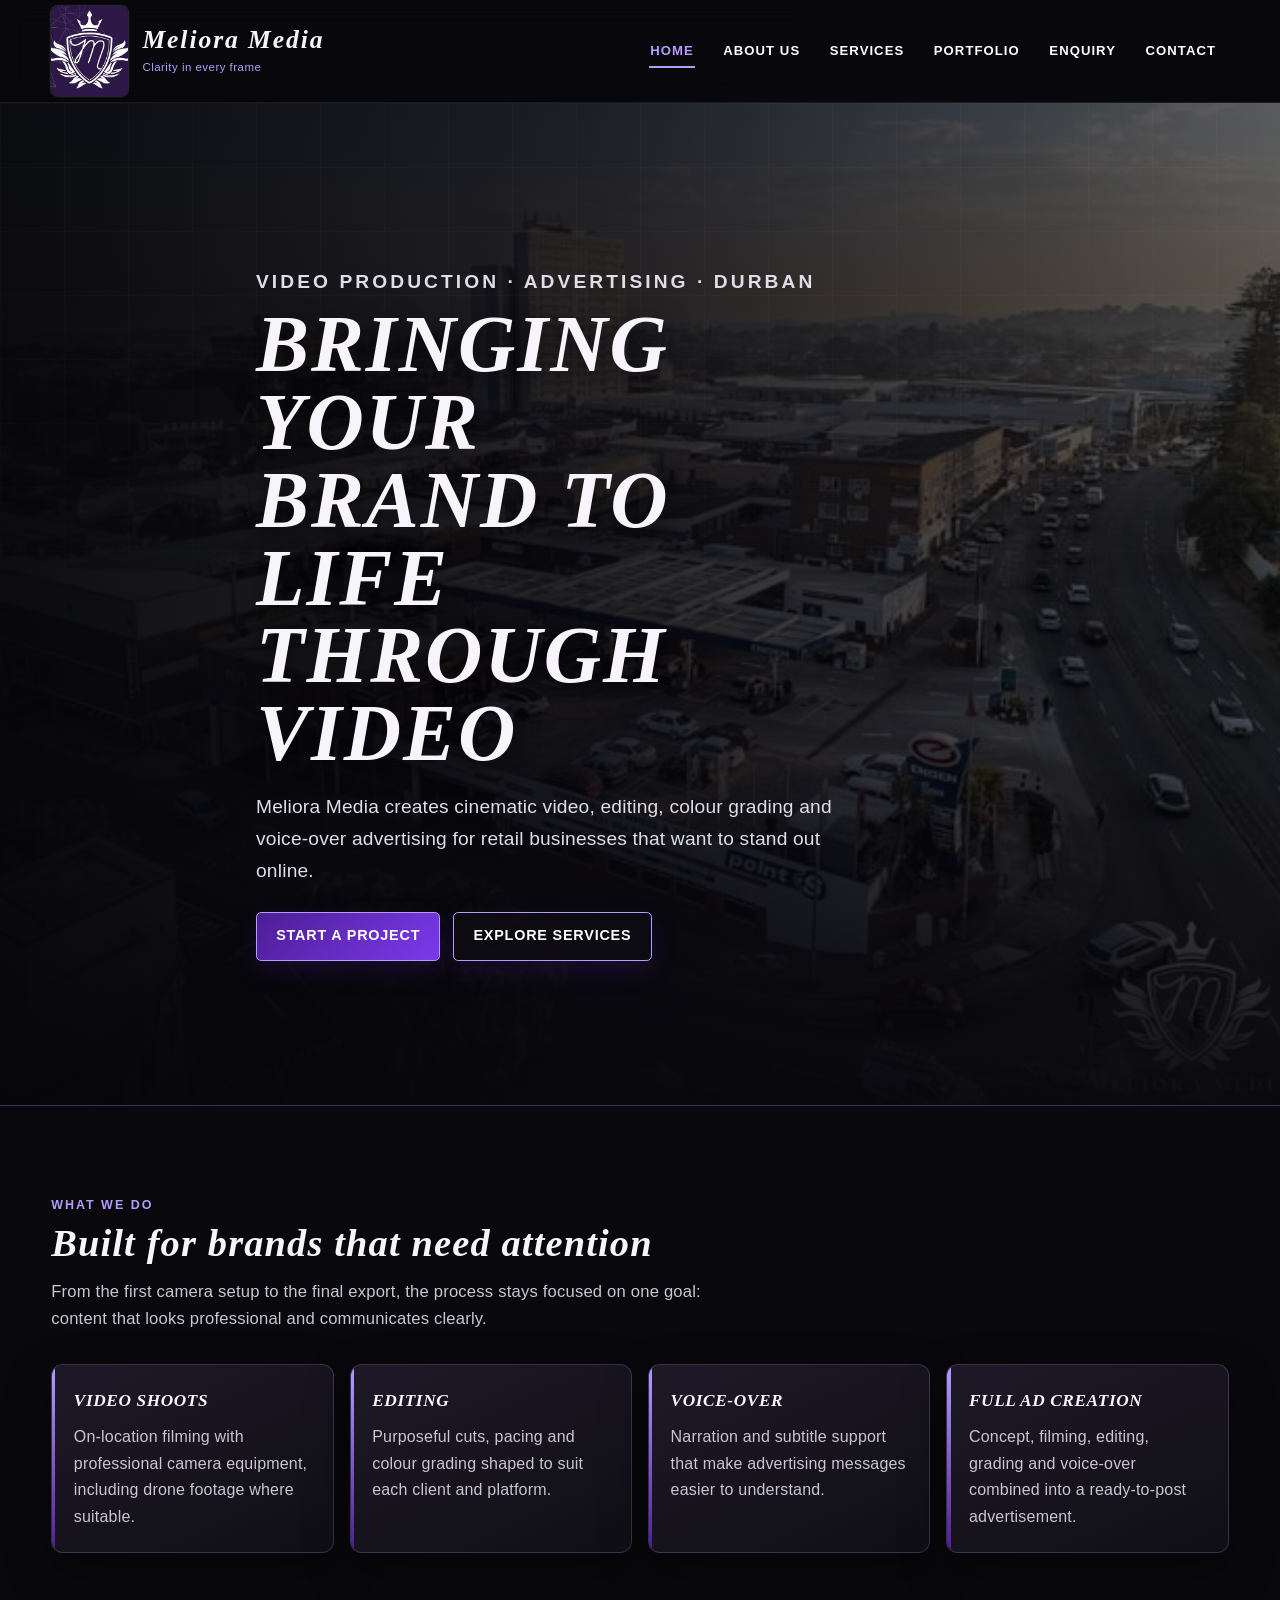
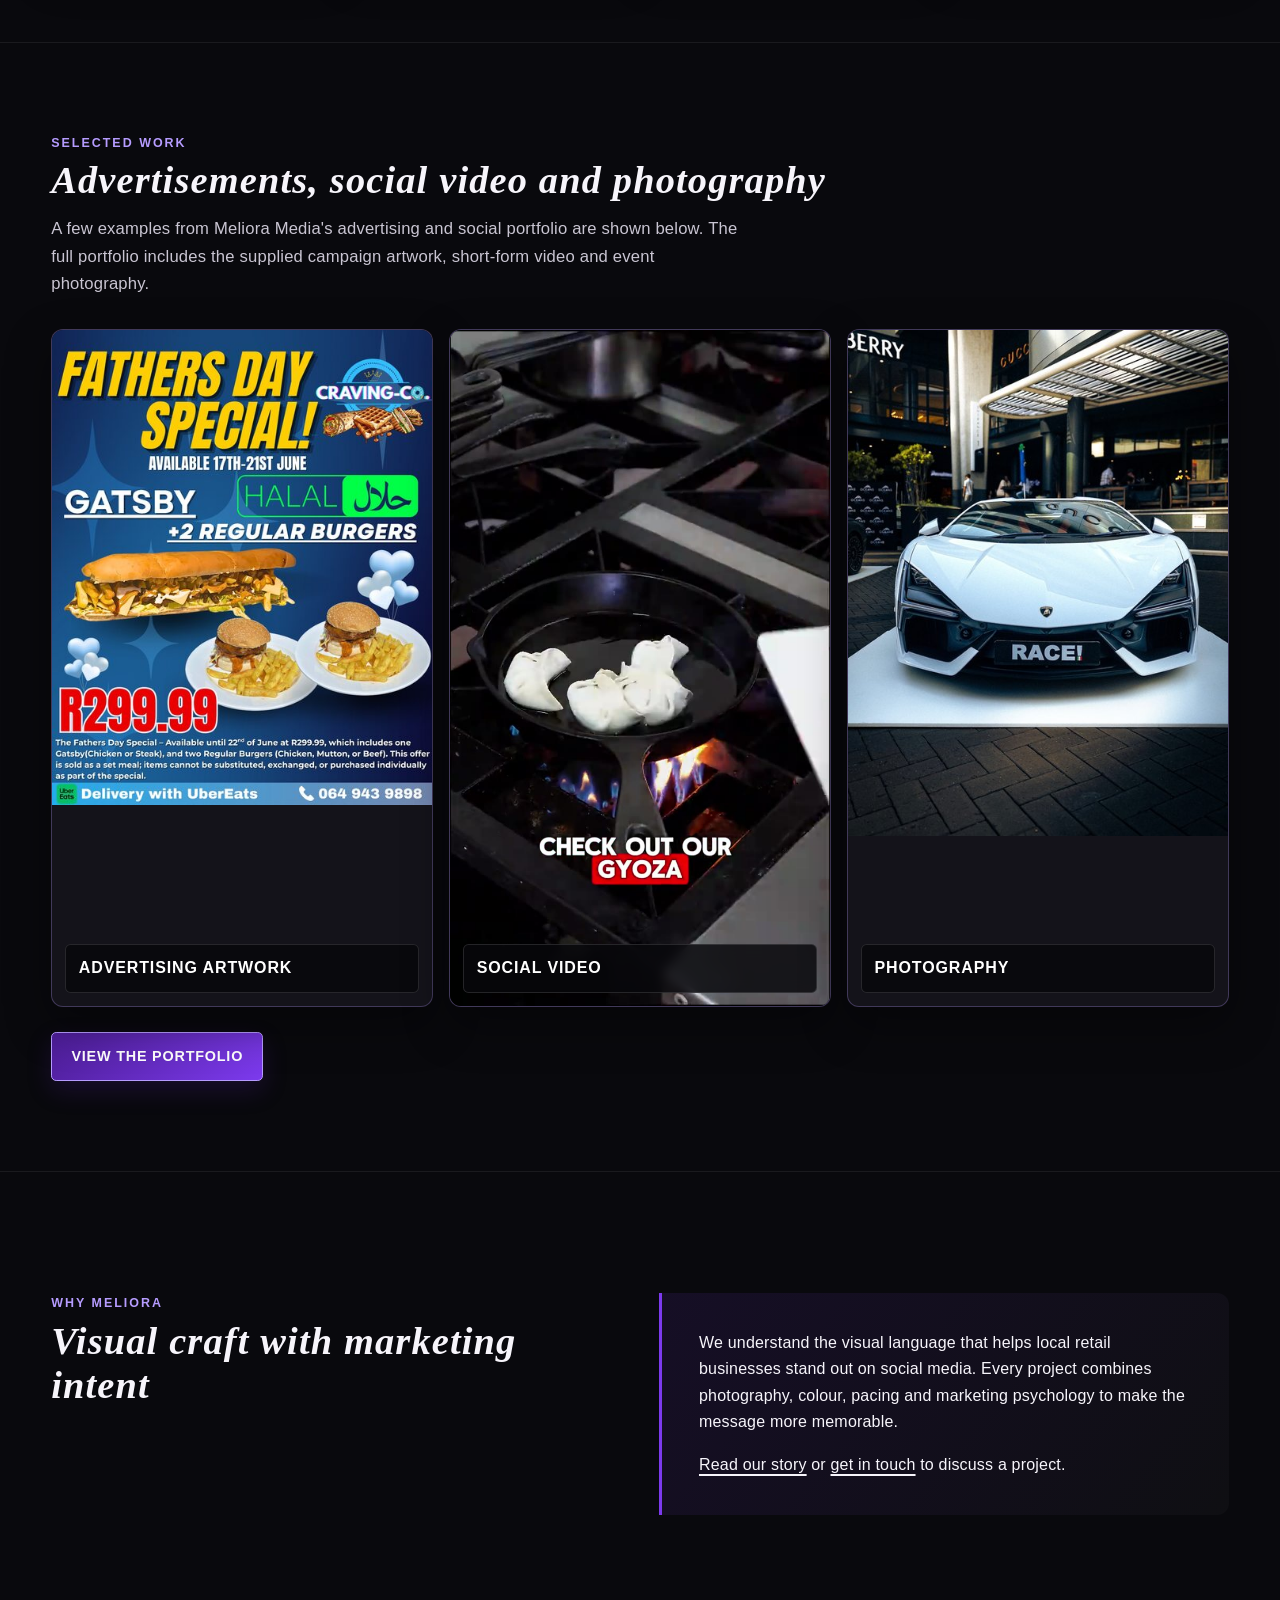
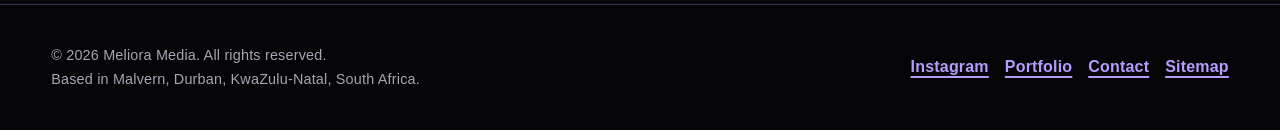
<file: index.html>
<!DOCTYPE html>
<html lang="en">
<head>
    <meta charset="UTF-8">
    <meta name="viewport" content="width=device-width, initial-scale=1.0">
    <title>Meliora Media | Video Production & Advertising | Malvern</title>
    <meta name="description" content="Meliora Media is a Malvern-based video production studio offering filming, editing, colour grading and voice-over advertising for retail businesses.">
    <meta name="keywords" content="Meliora Media, Malvern video production, Durban video production, video advertising, editing, colour grading, voice-over">
    <meta name="author" content="Shahaan Khan">
    <meta name="robots" content="index, follow">
    <link rel="canonical" href="https://shahaan91.github.io/wede5020-g1-2026-formative-2-part-2-shahaan91-github-pages/">
    <meta property="og:type" content="website">
    <meta property="og:title" content="Meliora Media | Video Production & Advertising | Malvern">
    <meta property="og:description" content="Meliora Media is a Malvern-based video production studio offering filming, editing, colour grading and voice-over advertising for retail businesses.">
    <meta property="og:url" content="https://shahaan91.github.io/wede5020-g1-2026-formative-2-part-2-shahaan91-github-pages/">
    <meta property="og:image" content="https://shahaan91.github.io/wede5020-g1-2026-formative-2-part-2-shahaan91-github-pages/images/aerial-durban.jpg">
    <meta name="twitter:card" content="summary_large_image">
    <!-- Well here's the single CSS sheet. -->
    <link rel="stylesheet" href="css/style.css">

</head>
<body class="home-page">
<a class="skip-link" href="#main-content">Skip to main content</a>
<header class="site-header">
    <div class="container header-inner">
        <!-- Logo and name are grouped together and treated as a single clickable home link -->
        <a class="brand" href="index.html" aria-label="Meliora Media home">
            <img src="images/logo.jpg" alt="Meliora Media crest logo" width="90" height="90">
            <span class="brand-copy">
                <strong>Meliora Media</strong>
                <span>Clarity in every frame</span>
            </span>
        </a>
        <!-- Navbar added to the header -->
        <nav class="site-nav" aria-label="Primary navigation">
            <ul>
                <li><a href="index.html" aria-current="page">Home</a></li>
            <li><a href="about.html">About Us</a></li>
            <li><a href="services.html">Services</a></li>
            <li><a href="portfolio.html">Portfolio</a></li>
            <li><a href="enquiry.html">Enquiry</a></li>
            <li><a href="contact.html">Contact</a></li>
            </ul>
        </nav>
    </div>
</header>
<main id="main-content">
    <!-- Hero uses <picture>, srcset and sizes so the browser can choose an appropriate image source. -->
    <section class="hero" aria-labelledby="home-heading">
        <picture class="hero-media">
            <source srcset="images/responsive/aerial-durban-320w.jpg 320w, images/aerial-durban.jpg 640w" sizes="100vw">
            <img src="images/aerial-durban.jpg" alt="Aerial photograph of a Durban retail strip captured by Meliora Media" width="640" height="480" fetchpriority="high">
        </picture>
        <div class="container hero-content js-reveal">
            <p class="eyebrow">Video production · Advertising · Durban</p>
            <h1 id="home-heading">Bringing your brand to life through video</h1>
            <p>Meliora Media creates cinematic video, editing, colour grading and voice-over advertising for retail businesses that want to stand out online.</p>
            <div class="button-row">
                <a class="button" href="enquiry.html">Start a project</a>
                <a class="button secondary" href="services.html">Explore services</a>
            </div>
        </div>
    </section>

    <section class="content-section" aria-labelledby="services-preview-heading">
        <div class="container js-reveal">
            <p class="eyebrow">What we do</p>
            <h2 class="section-title" id="services-preview-heading">Built for brands that need attention</h2>
            <p class="section-intro">From the first camera setup to the final export, the process stays focused on one goal: content that looks professional and communicates clearly.</p>
            <div class="cards">
                <article class="card"><h3>Video Shoots</h3><p>On-location filming with professional camera equipment, including drone footage where suitable.</p></article>
                <article class="card"><h3>Editing</h3><p>Purposeful cuts, pacing and colour grading shaped to suit each client and platform.</p></article>
                <article class="card"><h3>Voice-Over</h3><p>Narration and subtitle support that make advertising messages easier to understand.</p></article>
                <article class="card"><h3>Full Ad Creation</h3><p>Concept, filming, editing, grading and voice-over combined into a ready-to-post advertisement.</p></article>
            </div>
        </div>
    </section>

    <section class="content-section portfolio-preview" aria-labelledby="portfolio-preview-heading">
        <div class="container js-reveal">
            <p class="eyebrow">Selected work</p>
            <h2 class="section-title" id="portfolio-preview-heading">Advertisements, social video and photography</h2>
            <p class="section-intro">A few examples from Meliora Media's advertising and social portfolio are shown below. The full portfolio includes the supplied campaign artwork, short-form video and event photography.</p>
            <div class="portfolio-teasers">
                <a class="portfolio-teaser" href="portfolio.html#advertisements">
                    <picture>
                        <source srcset="images/responsive/craving-co-fathers-day-advert-480w.jpg 480w, images/responsive/craving-co-fathers-day-advert-900w.jpg 900w" sizes="(max-width: 42rem) 92vw, 30vw">
                        <img src="images/craving-co-fathers-day-advert.jpg" alt="Craving-Co Father's Day promotional advertisement" width="1638" height="2048" loading="lazy">
                    </picture>
                    <span>Advertising artwork</span>
                </a>
                <a class="portfolio-teaser" href="portfolio.html#video-work">
                    <img src="images/restaurant-gyoza-reel-poster.jpg" alt="Frame from a restaurant social media video showing gyoza being cooked" width="720" height="1280" loading="lazy">
                    <span>Social video</span>
                </a>
                <a class="portfolio-teaser" href="portfolio.html#photography">
                    <picture>
                        <source srcset="images/responsive/lamborghini-front-480w.jpg 480w, images/responsive/lamborghini-front-800w.jpg 800w" sizes="(max-width: 42rem) 92vw, 30vw">
                        <img src="images/lamborghini-front.jpg" alt="Front view of a white Lamborghini photographed at an automotive event" width="1440" height="1918" loading="lazy">
                    </picture>
                    <span>Photography</span>
                </a>
            </div>
            <div class="button-row"><a class="button" href="portfolio.html">View the portfolio</a></div>
        </div>
    </section>

    <section class="content-section" aria-labelledby="why-heading">
        <div class="container section-grid js-reveal">
            <div>
                <p class="eyebrow">Why Meliora</p>
                <h2 class="section-title" id="why-heading">Visual craft with marketing intent</h2>
            </div>
            <div class="feature-panel">
                <p>We understand the visual language that helps local retail businesses stand out on social media. Every project combines photography, colour, pacing and marketing psychology to make the message more memorable.</p>
                <p><a href="about.html">Read our story</a> or <a href="contact.html">get in touch</a> to discuss a project.</p>
            </div>
        </div>
    </section>
</main>
<footer class="site-footer">
    <div class="container footer-inner">
        <div>
            <p>&copy; 2026 Meliora Media. All rights reserved.</p>
            <p>Based in Malvern, Durban, KwaZulu-Natal, South Africa.</p>
        </div>
        <ul class="footer-links" aria-label="Social and utility links">
            <li><a href="https://www.instagram.com/official_meliora_media/" target="_blank" rel="noopener noreferrer">Instagram</a></li>
            <li><a href="portfolio.html">Portfolio</a></li>
            <li><a href="contact.html">Contact</a></li>
            <li><a href="sitemap.xml">Sitemap</a></li>
        </ul>
    </div>
</footer>
<script type="application/ld+json">{
  "@context": "https://schema.org",
  "@type": "ProfessionalService",
  "name": "Meliora Media",
  "url": "https://shahaan91.github.io/wede5020-g1-2026-formative-2-part-2-shahaan91-github-pages/",
  "image": "https://shahaan91.github.io/wede5020-g1-2026-formative-2-part-2-shahaan91-github-pages/images/logo.jpg",
  "description": "Video production, editing, colour grading, voice-over and advertising services based in Malvern, Durban.",
  "areaServed": ["Malvern", "Durban", "KwaZulu-Natal"],
  "sameAs": ["https://www.instagram.com/official_meliora_media/"]
}</script>
<script src="js/jquery-3.7.1.min.js"></script>
<script src="js/main.js"></script>
</body>
</html>
</file>
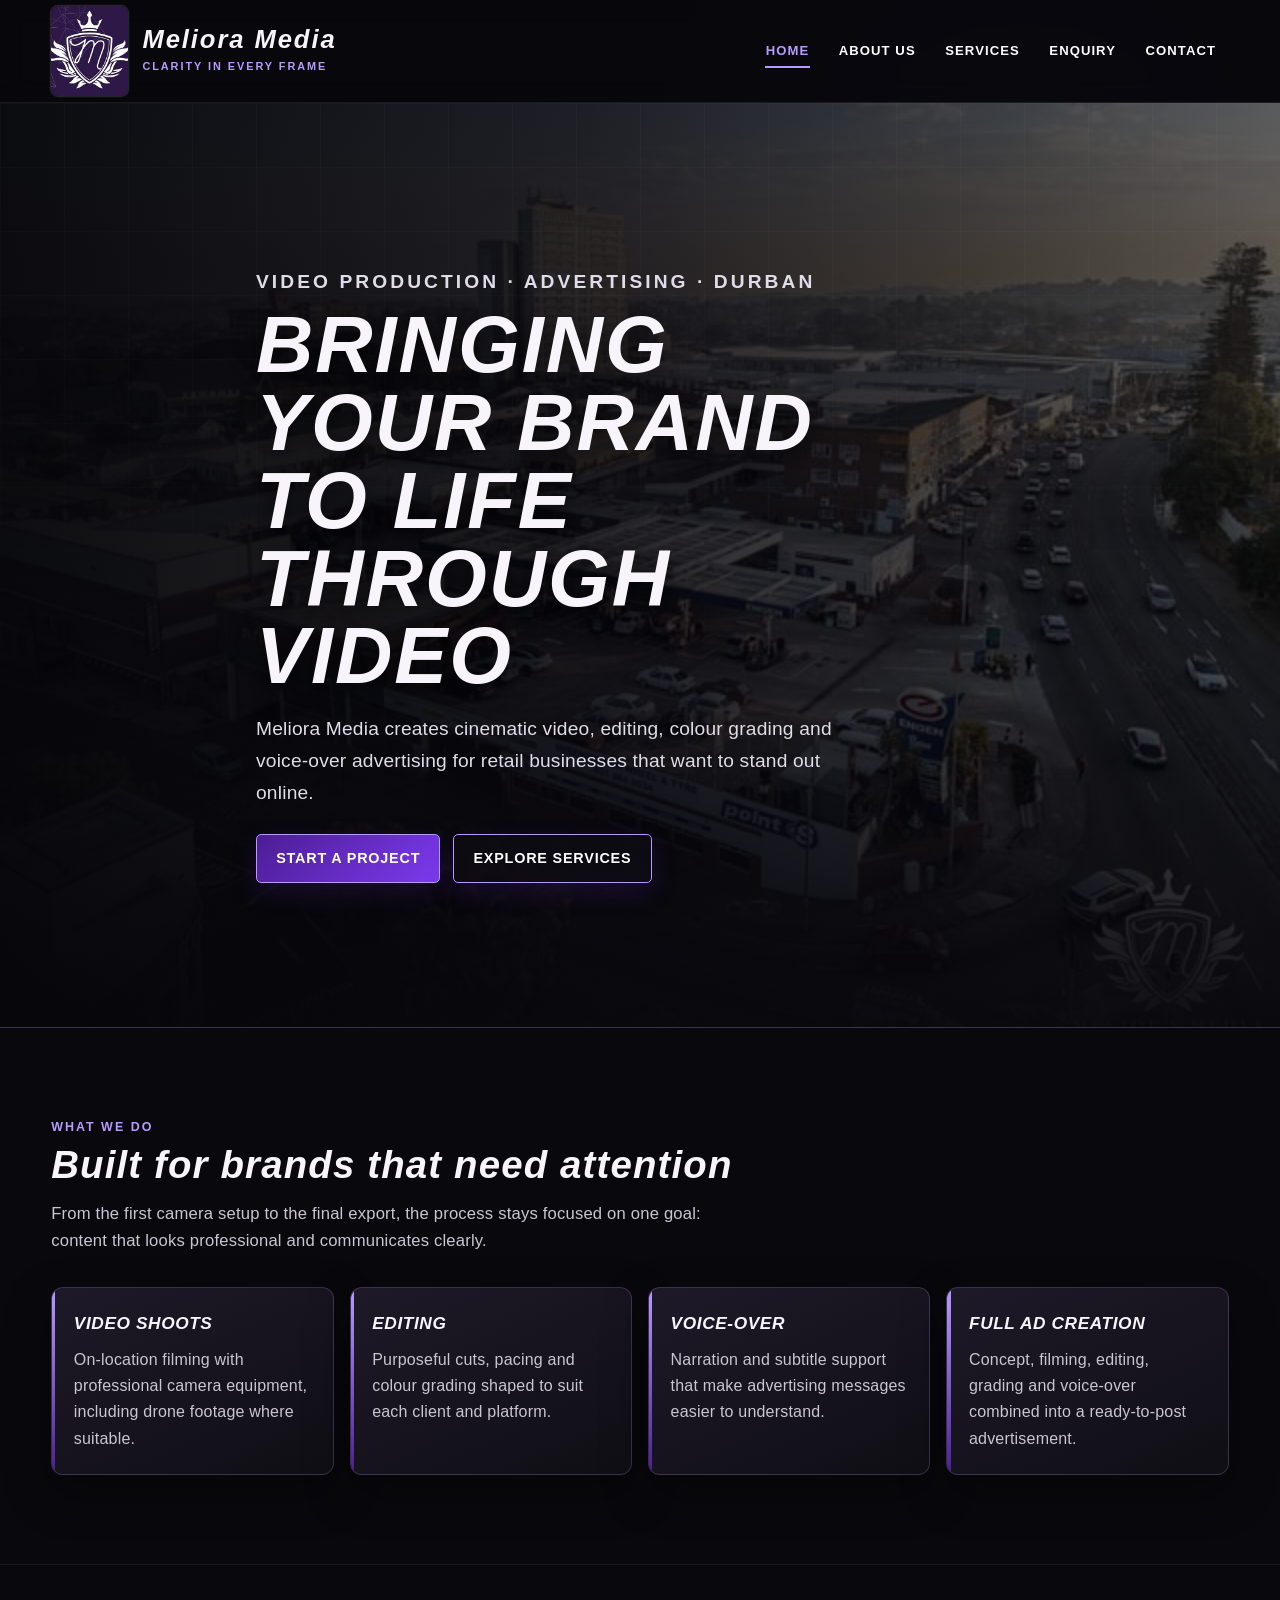
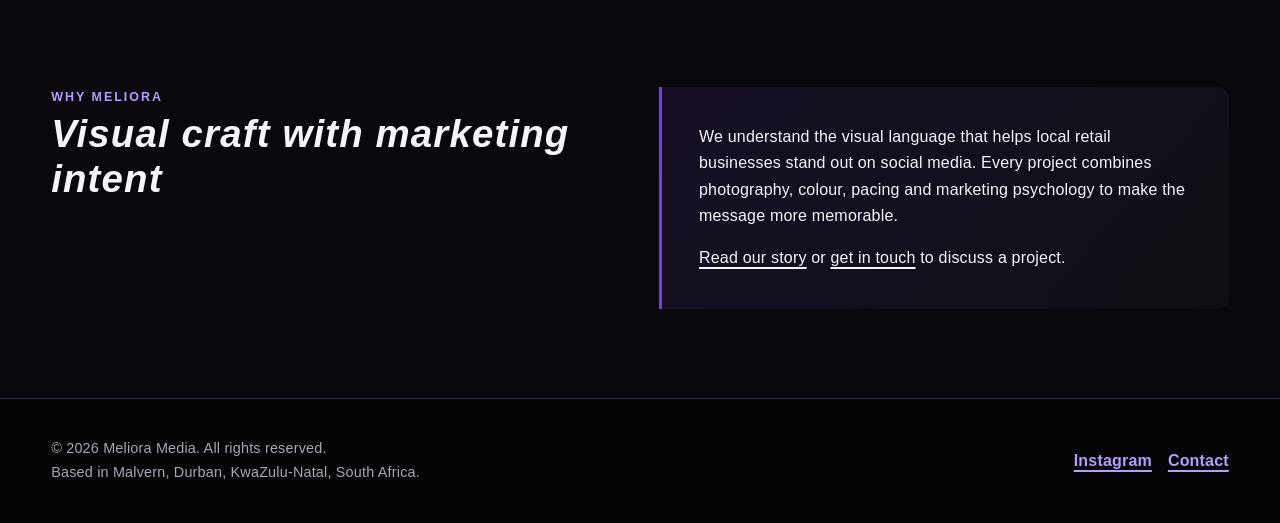
<file: src - website/index.html>
<!DOCTYPE html>
<html lang="en">
<head>
    <meta charset="UTF-8">
    <meta name="viewport" content="width=device-width, initial-scale=1.0">
    <title>Meliora Media | Video Production & Advertising | Malvern</title>
    <meta name="description" content="Meliora Media is a Malvern-based video production studio offering filming, editing, colour grading and voice-over advertising for retail businesses.">
    <!-- One external stylesheet is shared by every page for consistent cascading styles. -->
    <link rel="stylesheet" href="css/style.css">
</head>
<body class="home-page">
<a class="skip-link" href="#main-content">Skip to main content</a>
<header class="site-header">
    <div class="container header-inner">
        <!-- Brand identity: logo and text are grouped as one home link. -->
        <a class="brand" href="index.html" aria-label="Meliora Media home">
            <img src="images/logo.jpg" alt="Meliora Media crest logo" width="90" height="90">
            <span class="brand-copy">
                <strong>Meliora Media</strong>
                <span>Clarity in every frame</span>
            </span>
        </a>
        <!-- Primary navigation sits inside the header, addressing Part 1 lecturer feedback. -->
        <nav class="site-nav" aria-label="Primary navigation">
            <ul>
                <li><a href="index.html" aria-current="page">Home</a></li>
                <li><a href="about.html">About Us</a></li>
                <li><a href="services.html">Services</a></li>
                <li><a href="enquiry.html">Enquiry</a></li>
                <li><a href="contact.html">Contact</a></li>
            </ul>
        </nav>
    </div>
</header>
<main id="main-content">
    <!-- Hero uses <picture>, srcset and sizes so the browser can choose an appropriate image source. -->
    <section class="hero" aria-labelledby="home-heading">
        <picture class="hero-media">
            <source srcset="images/responsive/aerial-durban-320w.jpg 320w, images/aerial-durban.jpg 640w" sizes="100vw">
            <img src="images/aerial-durban.jpg" alt="Aerial photograph of a Durban retail strip captured by Meliora Media" width="640" height="480" fetchpriority="high">
        </picture>
        <div class="container hero-content">
            <p class="eyebrow">Video production · Advertising · Durban</p>
            <h1 id="home-heading">Bringing your brand to life through video</h1>
            <p>Meliora Media creates cinematic video, editing, colour grading and voice-over advertising for retail businesses that want to stand out online.</p>
            <div class="button-row">
                <a class="button" href="enquiry.html">Start a project</a>
                <a class="button secondary" href="services.html">Explore services</a>
            </div>
        </div>
    </section>

    <section class="content-section" aria-labelledby="services-preview-heading">
        <div class="container">
            <p class="eyebrow">What we do</p>
            <h2 class="section-title" id="services-preview-heading">Built for brands that need attention</h2>
            <p class="section-intro">From the first camera setup to the final export, the process stays focused on one goal: content that looks professional and communicates clearly.</p>
            <div class="cards">
                <article class="card"><h3>Video Shoots</h3><p>On-location filming with professional camera equipment, including drone footage where suitable.</p></article>
                <article class="card"><h3>Editing</h3><p>Purposeful cuts, pacing and colour grading shaped to suit each client and platform.</p></article>
                <article class="card"><h3>Voice-Over</h3><p>Narration and subtitle support that make advertising messages easier to understand.</p></article>
                <article class="card"><h3>Full Ad Creation</h3><p>Concept, filming, editing, grading and voice-over combined into a ready-to-post advertisement.</p></article>
            </div>
        </div>
    </section>

    <section class="content-section" aria-labelledby="why-heading">
        <div class="container section-grid">
            <div>
                <p class="eyebrow">Why Meliora</p>
                <h2 class="section-title" id="why-heading">Visual craft with marketing intent</h2>
            </div>
            <div class="feature-panel">
                <p>We understand the visual language that helps local retail businesses stand out on social media. Every project combines photography, colour, pacing and marketing psychology to make the message more memorable.</p>
                <p><a href="about.html">Read our story</a> or <a href="contact.html">get in touch</a> to discuss a project.</p>
            </div>
        </div>
    </section>
</main>
<footer class="site-footer">
    <div class="container footer-inner">
        <div>
            <p>&copy; 2026 Meliora Media. All rights reserved.</p>
            <p>Based in Malvern, Durban, KwaZulu-Natal, South Africa.</p>
        </div>
        <ul class="footer-links" aria-label="Social links">
            <li><a href="https://www.instagram.com/official_meliora_media/" target="_blank" rel="noopener noreferrer">Instagram</a></li>
            <li><a href="contact.html">Contact</a></li>
        </ul>
    </div>
</footer>
</body>
</html>
</file>
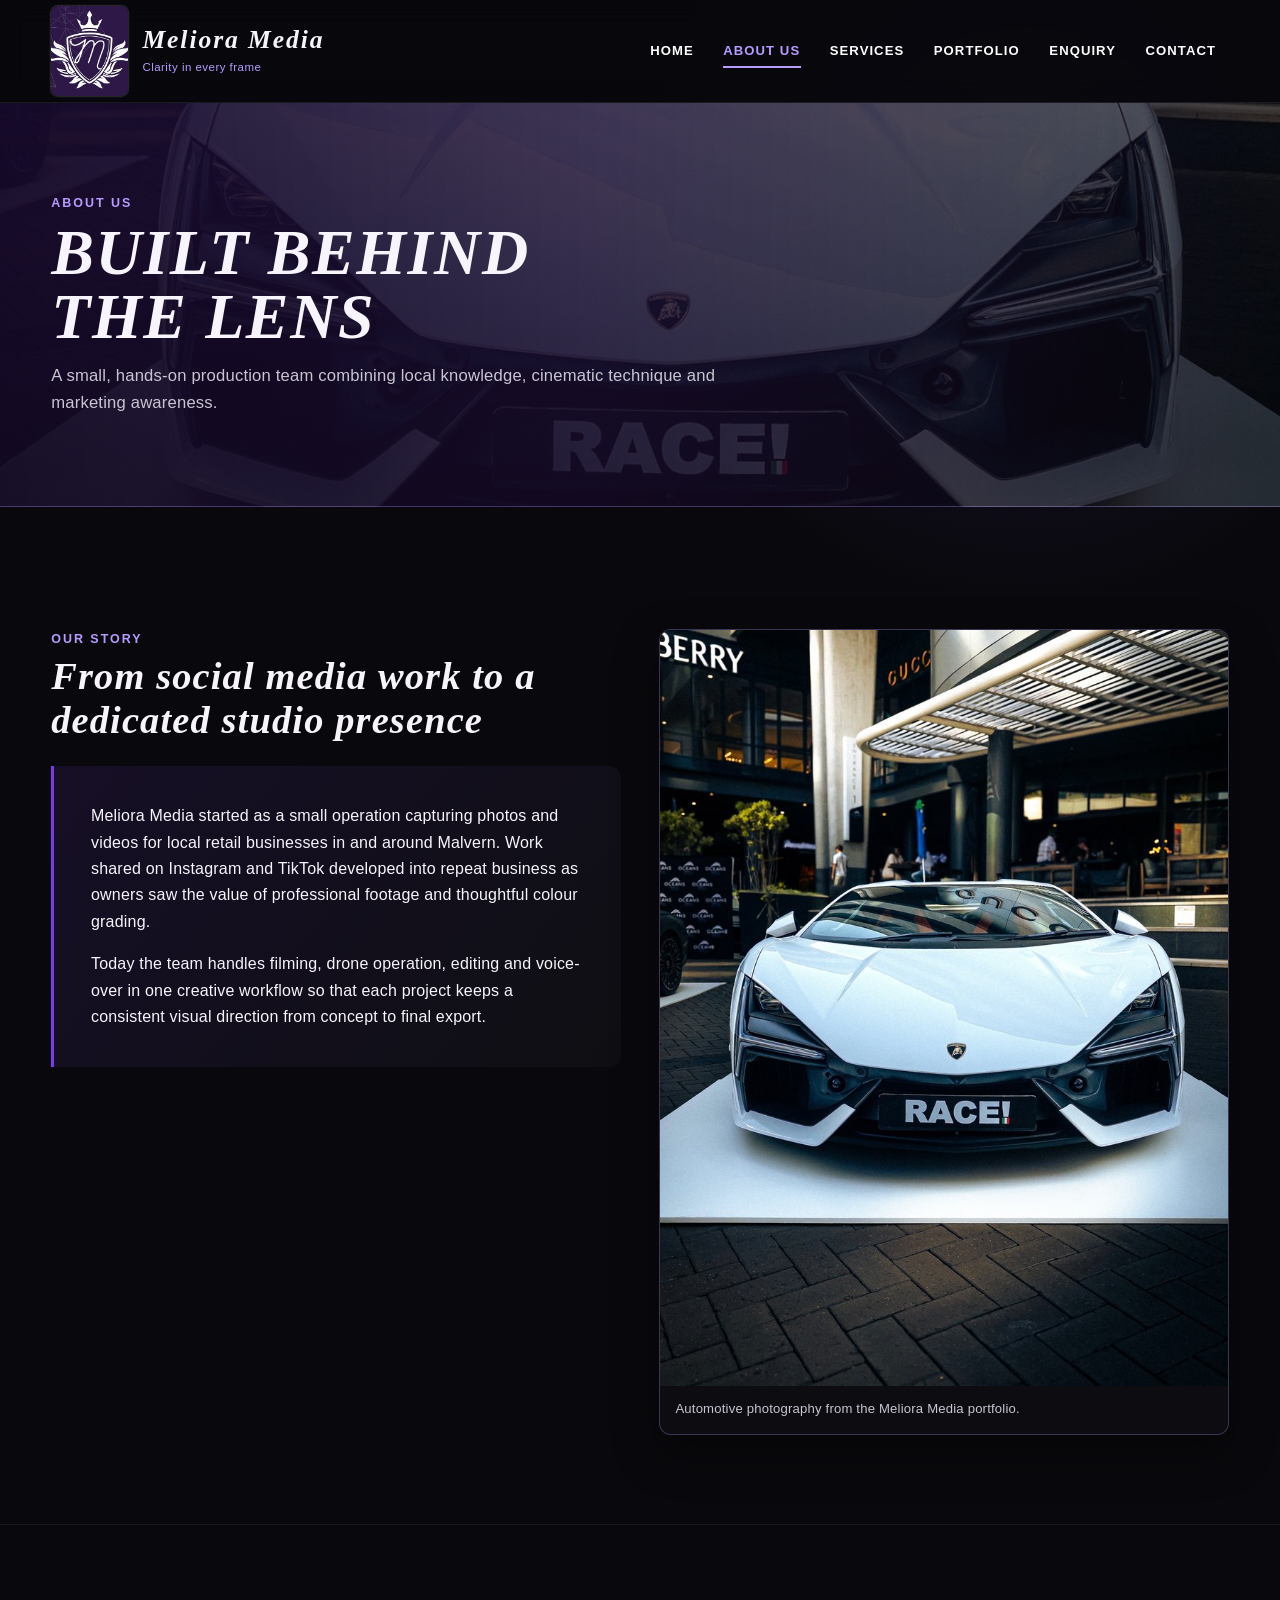
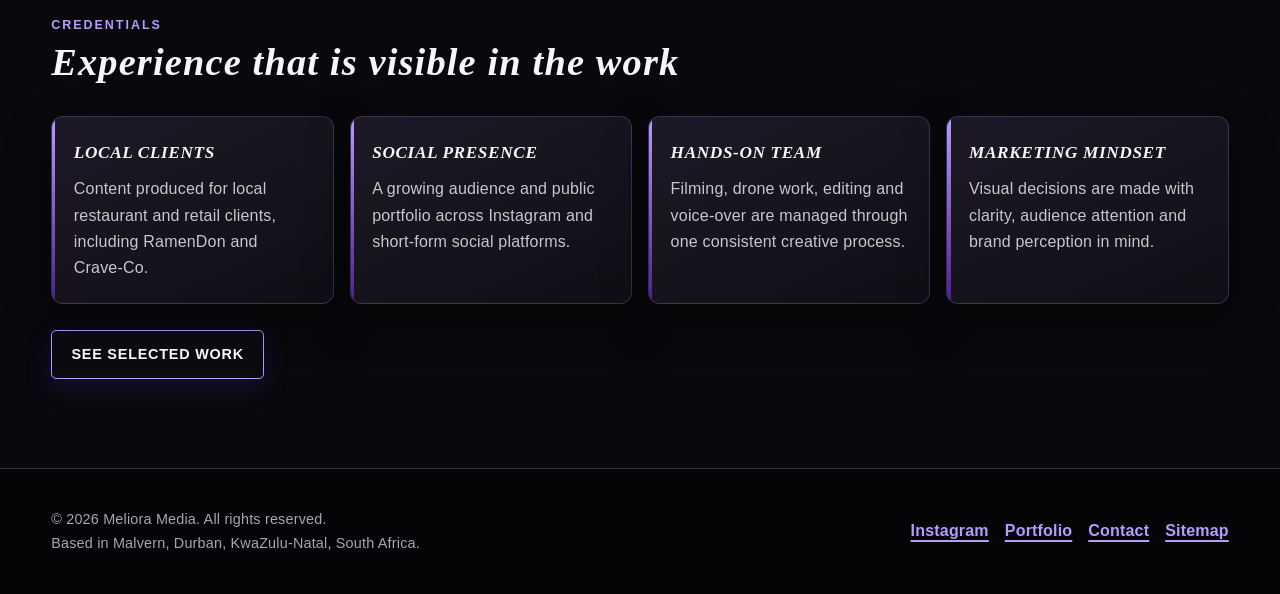
<file: about.html>
<!DOCTYPE html>
<html lang="en">
<head>
    <meta charset="UTF-8">
    <meta name="viewport" content="width=device-width, initial-scale=1.0">
    <title>About Us | Meliora Media</title>
    <meta name="description" content="Learn about Meliora Media's story, credentials and hands-on production approach.">
    <meta name="keywords" content="Meliora Media about, Malvern video team, Durban videographers, local video production, creative studio">
    <meta name="author" content="Shahaan Khan">
    <meta name="robots" content="index, follow">
    <link rel="canonical" href="https://shahaan91.github.io/wede5020-g1-2026-formative-2-part-2-shahaan91-github-pages/about.html">
    <meta property="og:type" content="website">
    <meta property="og:title" content="About Us | Meliora Media">
    <meta property="og:description" content="Learn about Meliora Media's story, credentials and hands-on production approach.">
    <meta property="og:url" content="https://shahaan91.github.io/wede5020-g1-2026-formative-2-part-2-shahaan91-github-pages/about.html">
    <meta property="og:image" content="https://shahaan91.github.io/wede5020-g1-2026-formative-2-part-2-shahaan91-github-pages/images/lamborghini-front.jpg">
    <meta name="twitter:card" content="summary_large_image">
    <!-- One external stylesheet is shared by every page for consistent cascading styles. -->
    <link rel="stylesheet" href="css/style.css">

</head>
<body class="about-page">
<a class="skip-link" href="#main-content">Skip to main content</a>
<header class="site-header">
    <div class="container header-inner">
        <!-- Brand identity: logo and text are grouped as one home link. -->
        <a class="brand" href="index.html" aria-label="Meliora Media home">
            <img src="images/logo.jpg" alt="Meliora Media crest logo" width="90" height="90">
            <span class="brand-copy">
                <strong>Meliora Media</strong>
                <span>Clarity in every frame</span>
            </span>
        </a>
        <!-- Primary navigation sits inside the header, addressing Part 1 lecturer feedback. -->
        <nav class="site-nav" aria-label="Primary navigation">
            <ul>
                <li><a href="index.html">Home</a></li>
            <li><a href="about.html" aria-current="page">About Us</a></li>
            <li><a href="services.html">Services</a></li>
            <li><a href="portfolio.html">Portfolio</a></li>
            <li><a href="enquiry.html">Enquiry</a></li>
            <li><a href="contact.html">Contact</a></li>
            </ul>
        </nav>
    </div>
</header>
<main id="main-content">
    <section class="page-hero">
        <div class="container js-reveal">
            <p class="eyebrow">About us</p>
            <h1>Built behind the lens</h1>
            <p class="section-intro">A small, hands-on production team combining local knowledge, cinematic technique and marketing awareness.</p>
        </div>
    </section>

    <section class="content-section" aria-labelledby="story-heading">
        <div class="container section-grid js-reveal">
            <div>
                <p class="eyebrow">Our story</p>
                <h2 class="section-title" id="story-heading">From social media work to a dedicated studio presence</h2>
                <div class="feature-panel story-panel">
                    <p>Meliora Media started as a small operation capturing photos and videos for local retail businesses in and around Malvern. Work shared on Instagram and TikTok developed into repeat business as owners saw the value of professional footage and thoughtful colour grading.</p>
                    <p>Today the team handles filming, drone operation, editing and voice-over in one creative workflow so that each project keeps a consistent visual direction from concept to final export.</p>
                </div>
            </div>
            <figure class="media-frame portfolio-figure">
                <picture>
                    <source srcset="images/responsive/lamborghini-front-480w.jpg 480w, images/responsive/lamborghini-front-800w.jpg 800w" sizes="(max-width: 42rem) 92vw, 42vw">
                    <img src="images/lamborghini-front.jpg" alt="Front view of a white Lamborghini photographed by Meliora Media at an automotive event" width="1440" height="1918" loading="lazy">
                </picture>
                <figcaption>Automotive photography from the Meliora Media portfolio.</figcaption>
            </figure>
        </div>
    </section>

    <section class="content-section" aria-labelledby="credentials-heading">
        <div class="container js-reveal">
            <p class="eyebrow">Credentials</p>
            <h2 class="section-title" id="credentials-heading">Experience that is visible in the work</h2>
            <div class="cards">
                <article class="card"><h3>Local Clients</h3><p>Content produced for local restaurant and retail clients, including RamenDon and Crave-Co.</p></article>
                <article class="card"><h3>Social Presence</h3><p>A growing audience and public portfolio across Instagram and short-form social platforms.</p></article>
                <article class="card"><h3>Hands-on Team</h3><p>Filming, drone work, editing and voice-over are managed through one consistent creative process.</p></article>
                <article class="card"><h3>Marketing Mindset</h3><p>Visual decisions are made with clarity, audience attention and brand perception in mind.</p></article>
            </div>
            <div class="button-row"><a class="button secondary" href="portfolio.html">See selected work</a></div>
        </div>
    </section>
</main>
<footer class="site-footer">
    <div class="container footer-inner">
        <div>
            <p>&copy; 2026 Meliora Media. All rights reserved.</p>
            <p>Based in Malvern, Durban, KwaZulu-Natal, South Africa.</p>
        </div>
        <ul class="footer-links" aria-label="Social and utility links">
            <li><a href="https://www.instagram.com/official_meliora_media/" target="_blank" rel="noopener noreferrer">Instagram</a></li>
            <li><a href="portfolio.html">Portfolio</a></li>
            <li><a href="contact.html">Contact</a></li>
            <li><a href="sitemap.xml">Sitemap</a></li>
        </ul>
    </div>
</footer>
<script src="js/jquery-3.7.1.min.js"></script>
<script src="js/main.js"></script>
</body>
</html>
</file>
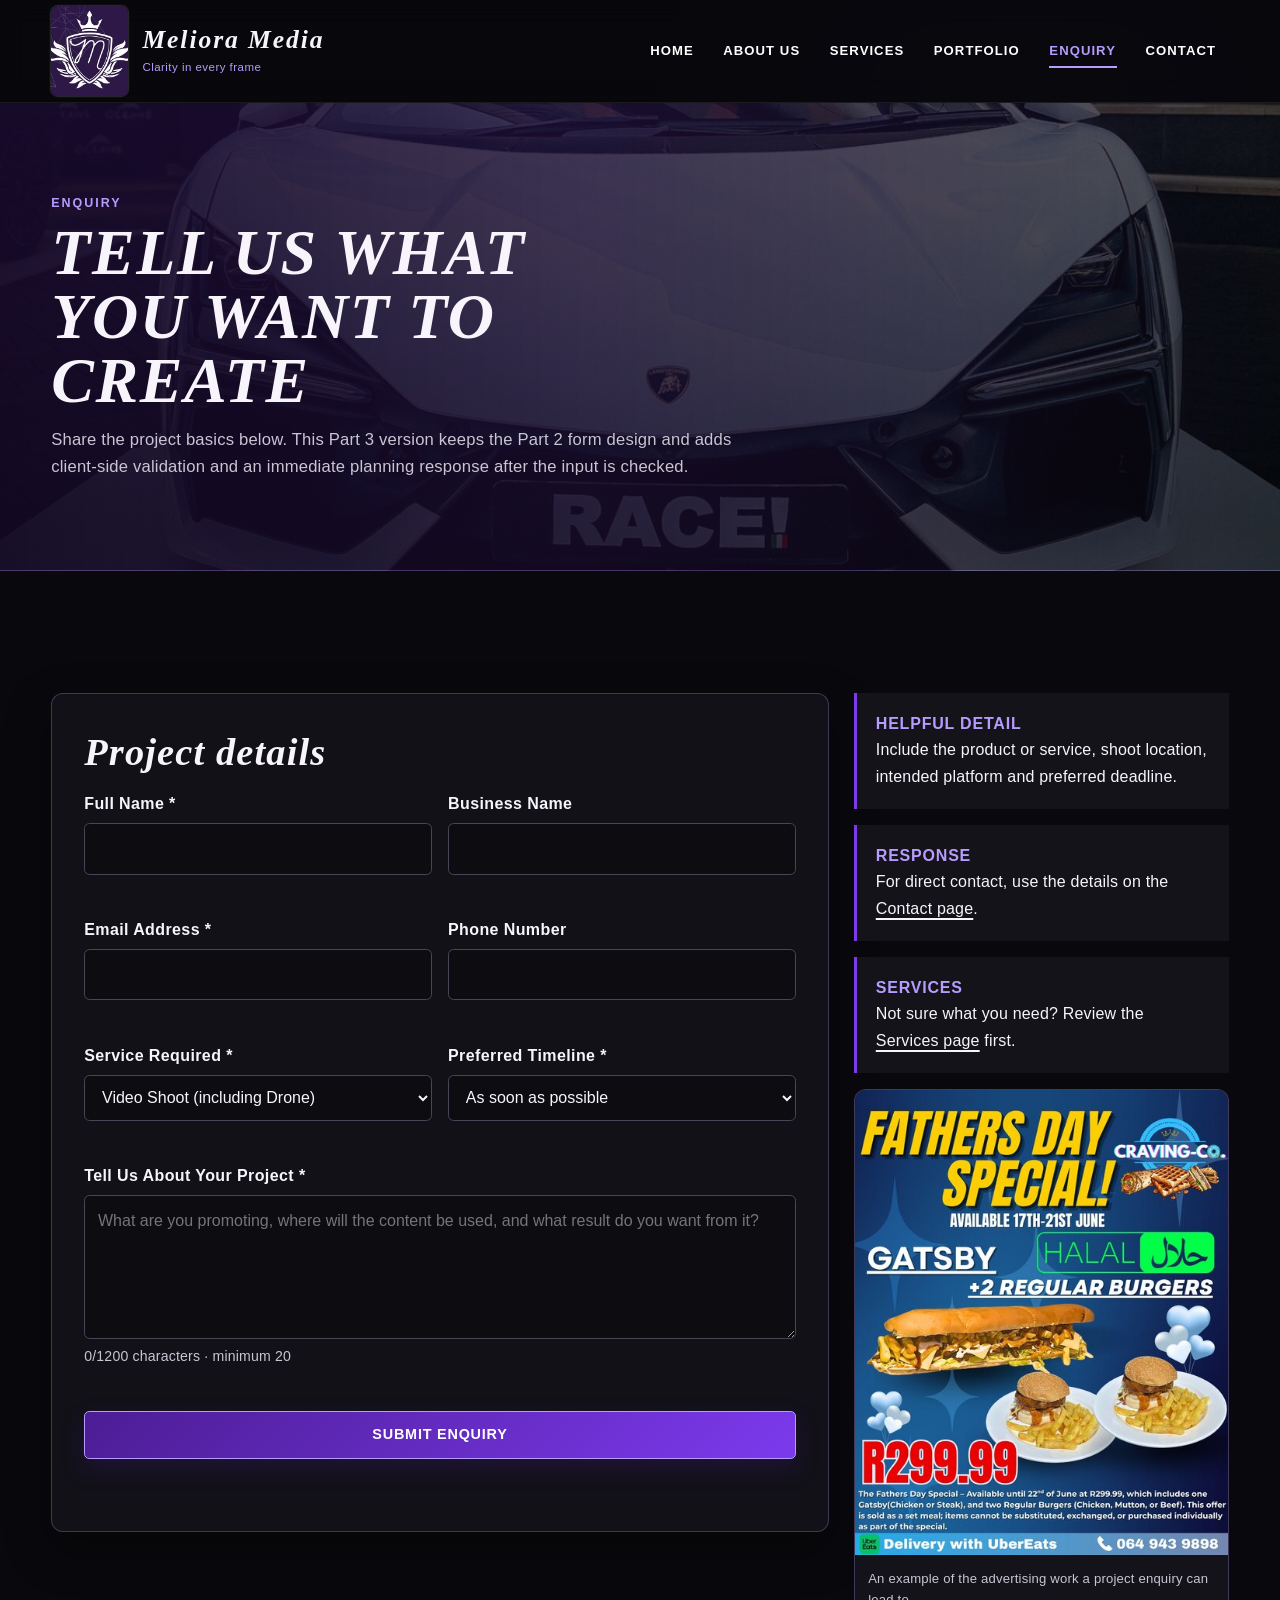
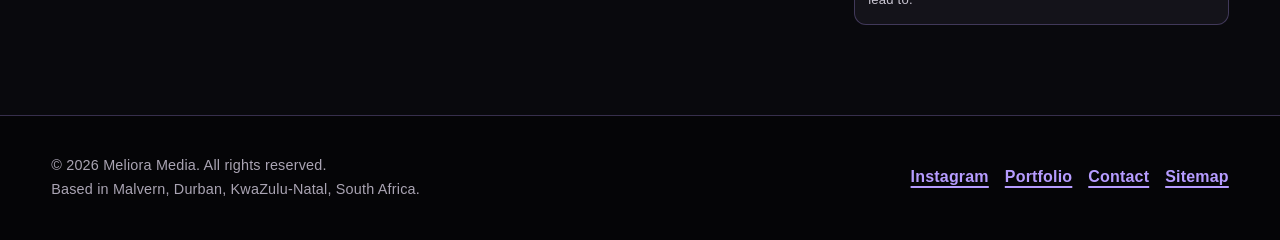
<file: enquiry.html>
<!DOCTYPE html>
<html lang="en">
<head>
    <meta charset="UTF-8">
    <meta name="viewport" content="width=device-width, initial-scale=1.0">
    <title>Project Enquiry | Meliora Media</title>
    <meta name="description" content="Start a project with Meliora Media by submitting a detailed, validated production enquiry and receiving an immediate planning response.">
    <meta name="keywords" content="video production enquiry Durban, advertising quote Durban, video shoot enquiry, editing quote, Meliora Media enquiry">
    <meta name="author" content="Shahaan Khan">
    <meta name="robots" content="index, follow">
    <link rel="canonical" href="https://shahaan91.github.io/wede5020-g1-2026-formative-2-part-2-shahaan91-github-pages/enquiry.html">
    <meta property="og:type" content="website">
    <meta property="og:title" content="Project Enquiry | Meliora Media">
    <meta property="og:description" content="Start a project with Meliora Media by submitting a detailed, validated production enquiry and receiving an immediate planning response.">
    <meta property="og:url" content="https://shahaan91.github.io/wede5020-g1-2026-formative-2-part-2-shahaan91-github-pages/enquiry.html">
    <meta property="og:image" content="https://shahaan91.github.io/wede5020-g1-2026-formative-2-part-2-shahaan91-github-pages/images/craving-co-fathers-day-advert.jpg">
    <meta name="twitter:card" content="summary_large_image">
    <!-- One external stylesheet is shared by every page for consistent cascading styles. -->
    <link rel="stylesheet" href="css/style.css">

</head>
<body class="enquiry-page">
<a class="skip-link" href="#main-content">Skip to main content</a>
<header class="site-header">
    <div class="container header-inner">
        <!-- Brand identity: logo and text are grouped as one home link. -->
        <a class="brand" href="index.html" aria-label="Meliora Media home">
            <img src="images/logo.jpg" alt="Meliora Media crest logo" width="90" height="90">
            <span class="brand-copy">
                <strong>Meliora Media</strong>
                <span>Clarity in every frame</span>
            </span>
        </a>
        <!-- Primary navigation sits inside the header, addressing Part 1 lecturer feedback. -->
        <nav class="site-nav" aria-label="Primary navigation">
            <ul>
                <li><a href="index.html">Home</a></li>
            <li><a href="about.html">About Us</a></li>
            <li><a href="services.html">Services</a></li>
            <li><a href="portfolio.html">Portfolio</a></li>
            <li><a href="enquiry.html" aria-current="page">Enquiry</a></li>
            <li><a href="contact.html">Contact</a></li>
            </ul>
        </nav>
    </div>
</header>
<main id="main-content">
    <section class="page-hero">
        <div class="container js-reveal">
            <p class="eyebrow">Enquiry</p>
            <h1>Tell us what you want to create</h1>
            <p class="section-intro">Share the project basics below. This Part 3 version keeps the Part 2 form design and adds client-side validation and an immediate planning response after the input is checked.</p>
        </div>
    </section>

    <section class="content-section" aria-labelledby="form-heading">
        <div class="container form-layout js-reveal">
            <form class="enquiry-form" id="enquiry-form" action="#" method="post" novalidate aria-labelledby="form-heading">
                <h2 class="section-title form-field full" id="form-heading">Project details</h2>
                <div class="form-field"><label for="name">Full Name *</label><input type="text" id="name" name="name" autocomplete="name" minlength="2" maxlength="60" required><small class="field-error" id="name-error"></small></div>
                <div class="form-field"><label for="business">Business Name</label><input type="text" id="business" name="business" autocomplete="organization" maxlength="80"><small class="field-error" id="business-error"></small></div>
                <div class="form-field"><label for="email">Email Address *</label><input type="email" id="email" name="email" autocomplete="email" maxlength="120" required><small class="field-error" id="email-error"></small></div>
                <div class="form-field"><label for="phone">Phone Number</label><input type="tel" id="phone" name="phone" autocomplete="tel" pattern="[0-9+() -]{7,20}"><small class="field-error" id="phone-error"></small></div>
                <div class="form-field"><label for="service">Service Required *</label><select id="service" name="service" required><option value="video-shoot">Video Shoot (including Drone)</option><option value="editing">Editing &amp; Colour Grading</option><option value="voice-over">Voice-Over Production</option><option value="full-package">Full Advertisement Package</option></select><small class="field-error" id="service-error"></small></div>
                <div class="form-field"><label for="timeline">Preferred Timeline *</label><select id="timeline" name="timeline" required><option value="asap">As soon as possible</option><option value="2-weeks">Within 2 weeks</option><option value="1-month">Within 1 month</option><option value="flexible">Flexible / not sure yet</option></select><small class="field-error" id="timeline-error"></small></div>
                <div class="form-field full"><label for="message">Tell Us About Your Project *</label><textarea id="message" name="message" minlength="20" maxlength="1200" required placeholder="What are you promoting, where will the content be used, and what result do you want from it?"></textarea><small class="field-help"><span id="message-count">0</span>/1200 characters · minimum 20</small><small class="field-error" id="message-error"></small></div>
                <div class="form-field full"><button type="submit">Submit Enquiry</button></div>
                <div class="form-field full"><div id="enquiry-status" class="form-status" role="status" aria-live="polite"></div></div>
            </form>

            <aside class="contact-list" aria-label="Before you enquire">
                <div class="contact-item"><strong>Helpful detail</strong><p>Include the product or service, shoot location, intended platform and preferred deadline.</p></div>
                <div class="contact-item"><strong>Response</strong><p>For direct contact, use the details on the <a href="contact.html">Contact page</a>.</p></div>
                <div class="contact-item"><strong>Services</strong><p>Not sure what you need? Review the <a href="services.html">Services page</a> first.</p></div>
                <figure class="enquiry-ad-preview">
                    <picture><source srcset="images/responsive/craving-co-fathers-day-advert-480w.jpg" media="(max-width: 36rem)"><img src="images/craving-co-fathers-day-advert.jpg" alt="Craving-Co Father's Day advertisement from the Meliora Media portfolio" width="1638" height="2048" loading="lazy"></picture>
                    <figcaption>An example of the advertising work a project enquiry can lead to.</figcaption>
                </figure>
            </aside>
        </div>
    </section>

    <section class="content-section" id="enquiry-response" hidden aria-labelledby="response-heading">
        <div class="container js-reveal">
            <p class="eyebrow">Planning response</p>
            <h2 class="section-title" id="response-heading">Your enquiry has been processed</h2>
            <div class="response-grid">
                <div class="response-card"><strong>Selected service</strong><p id="response-service"></p></div>
                <div class="response-card"><strong>Indicative estimate</strong><p id="response-cost"></p></div>
                <div class="response-card"><strong>Availability guidance</strong><p id="response-availability"></p></div>
            </div>
            <p id="response-note" class="section-intro"></p>
            <div class="button-row"><a class="button secondary" href="contact.html">Contact the team</a></div>
        </div>
    </section>
</main>
<footer class="site-footer">
    <div class="container footer-inner">
        <div>
            <p>&copy; 2026 Meliora Media. All rights reserved.</p>
            <p>Based in Malvern, Durban, KwaZulu-Natal, South Africa.</p>
        </div>
        <ul class="footer-links" aria-label="Social and utility links">
            <li><a href="https://www.instagram.com/official_meliora_media/" target="_blank" rel="noopener noreferrer">Instagram</a></li>
            <li><a href="portfolio.html">Portfolio</a></li>
            <li><a href="contact.html">Contact</a></li>
            <li><a href="sitemap.xml">Sitemap</a></li>
        </ul>
    </div>
</footer>
<script src="js/jquery-3.7.1.min.js"></script>
<script src="js/main.js"></script>
<script src="js/forms.js"></script>
</body>
</html>
</file>
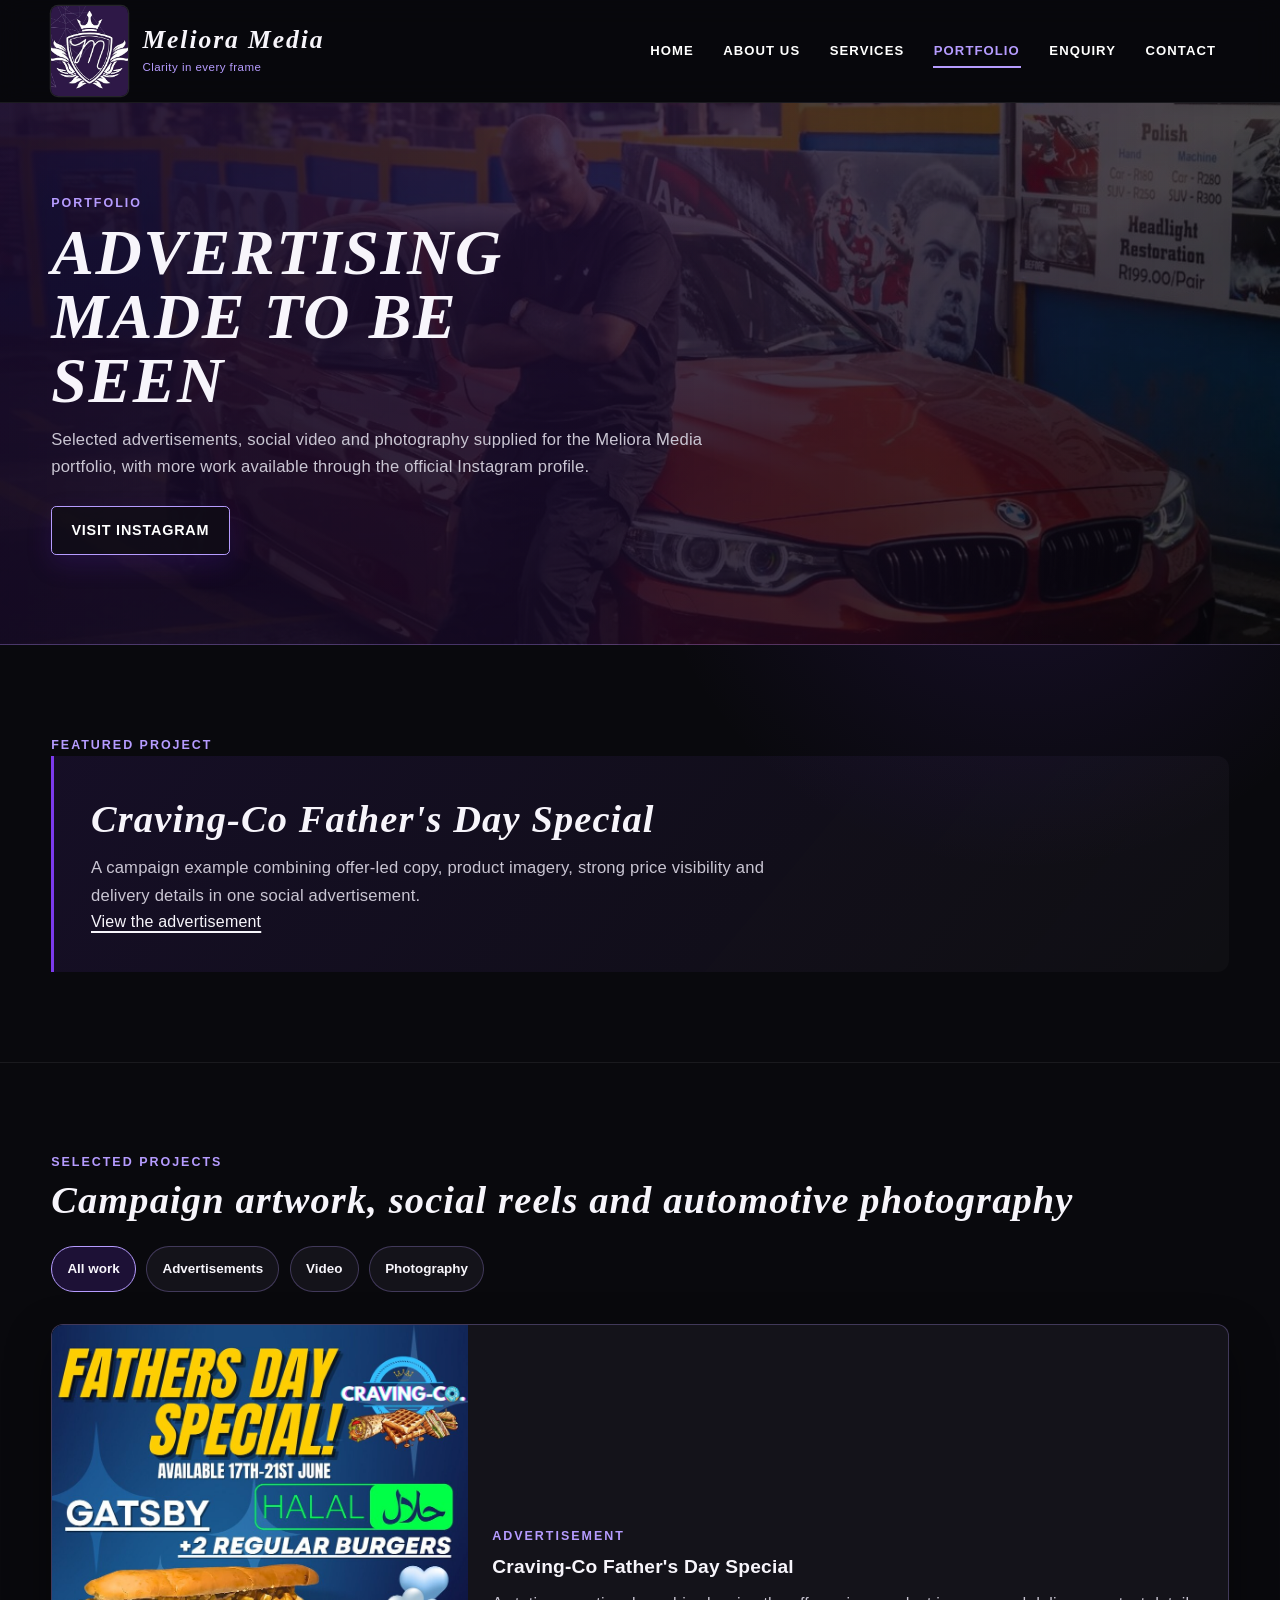
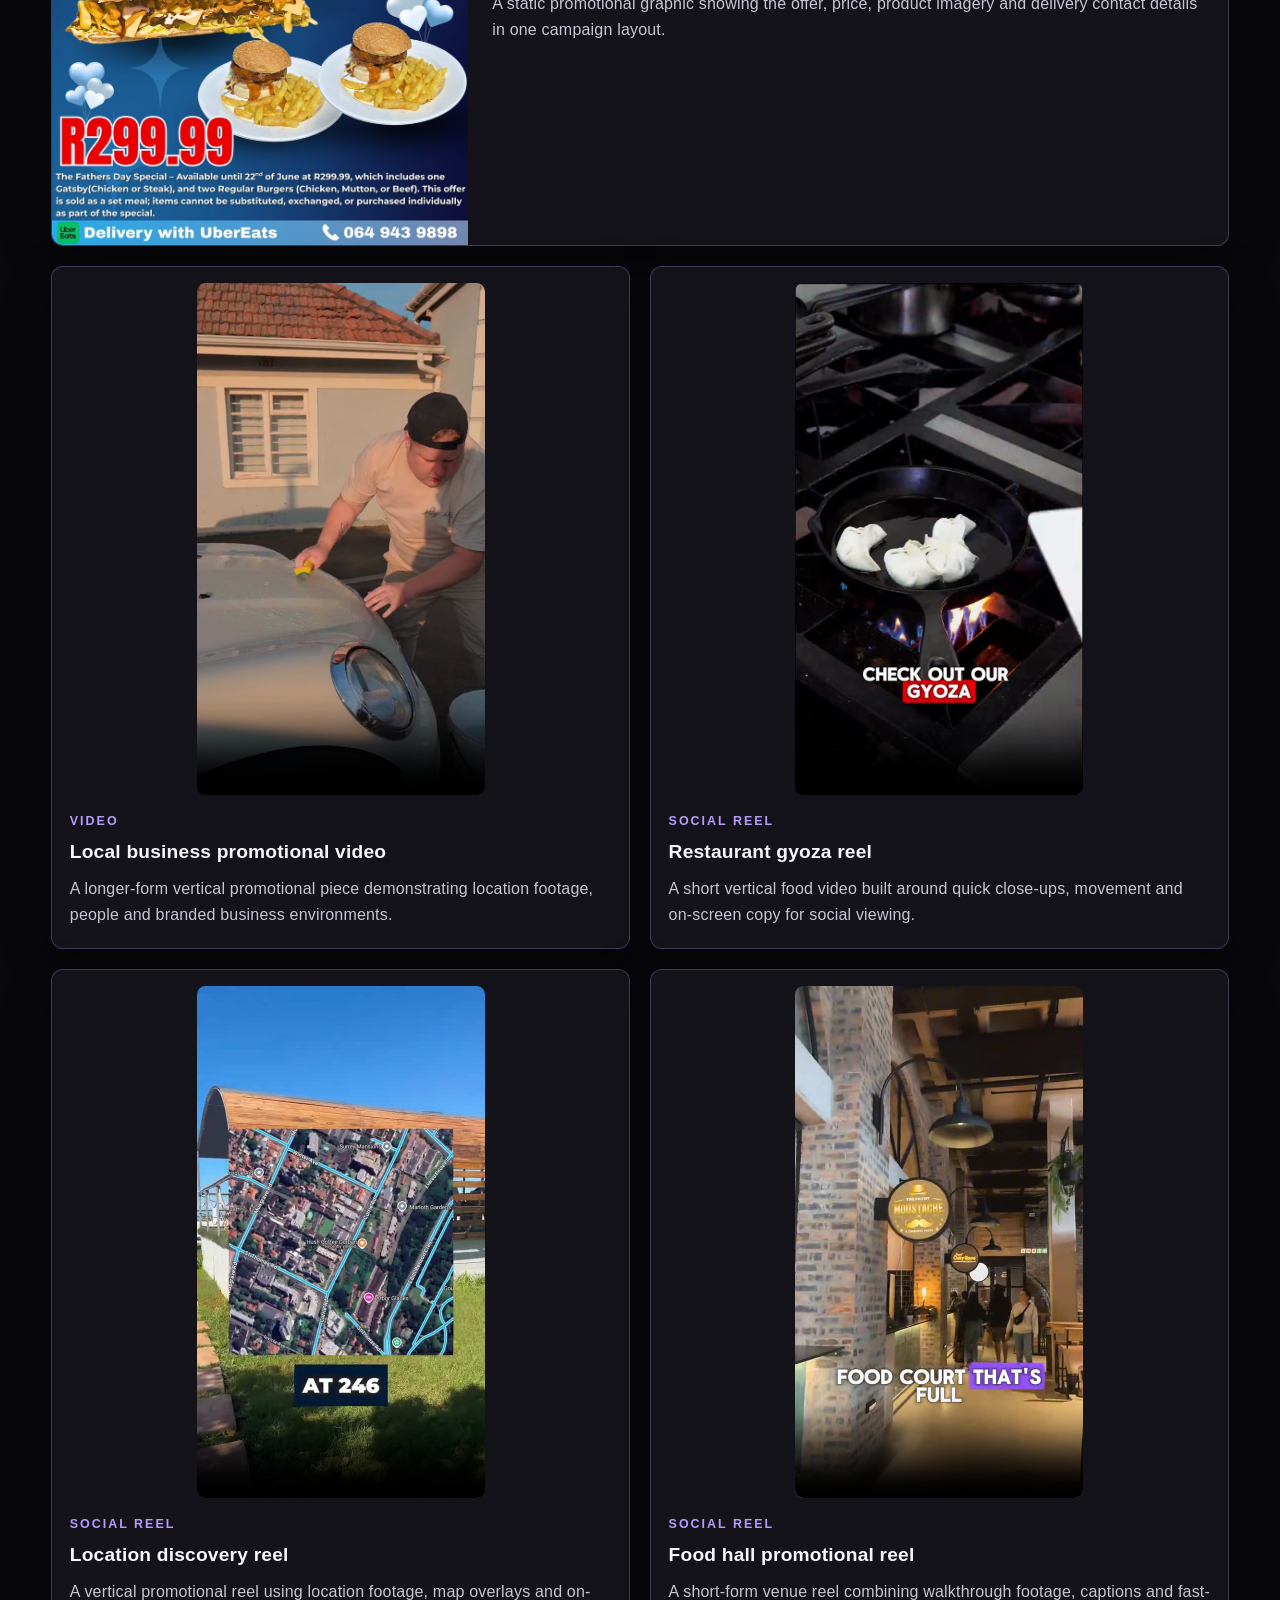
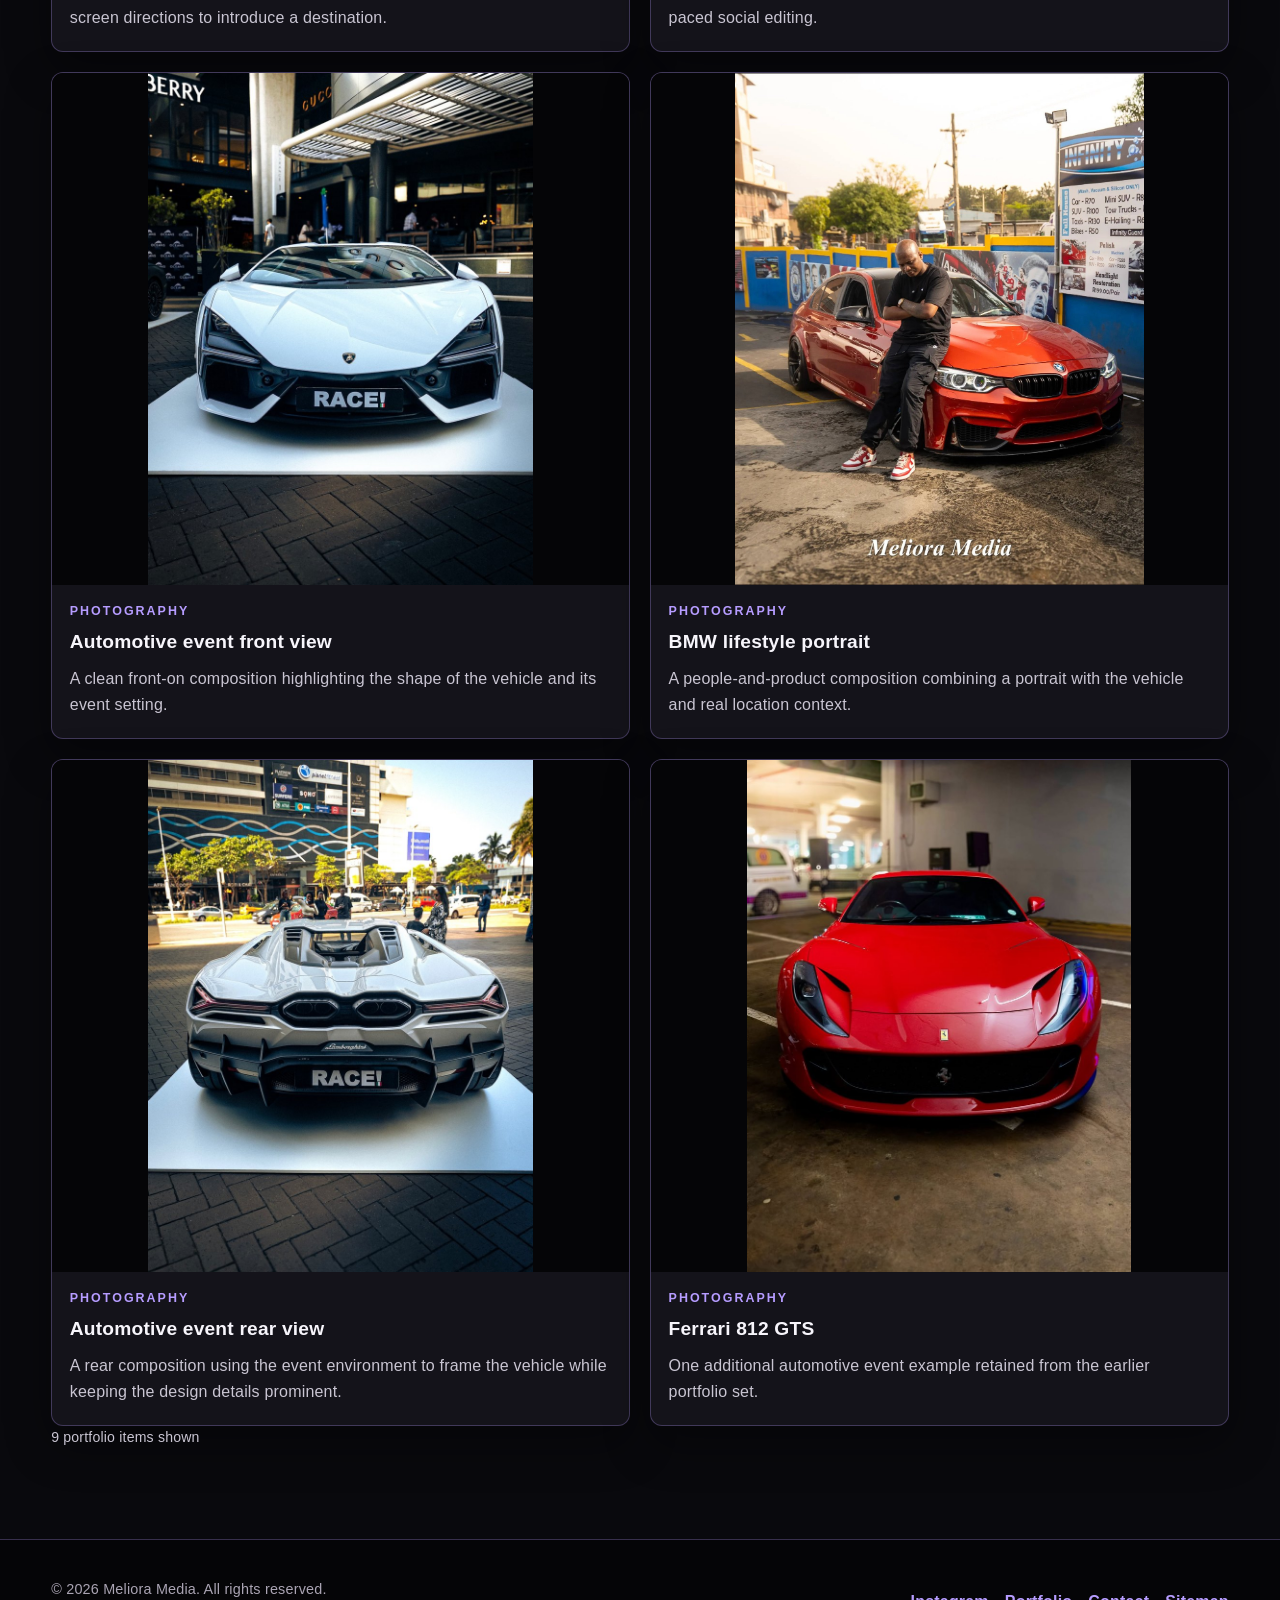
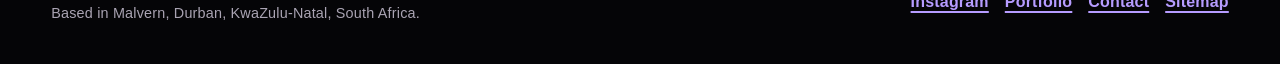
<file: portfolio.html>
<!DOCTYPE html>
<html lang="en">
<head>
    <meta charset="UTF-8">
    <meta name="viewport" content="width=device-width, initial-scale=1.0">
    <title>Portfolio | Meliora Media</title>
    <meta name="description" content="View selected Meliora Media advertisements, social video work and photography created for local brands and events.">
    <meta name="keywords" content="Meliora Media portfolio, Durban advertising portfolio, social media video Durban, restaurant advertising, automotive photography">
    <meta name="author" content="Shahaan Khan">
    <meta name="robots" content="index, follow">
    <link rel="canonical" href="https://shahaan91.github.io/wede5020-g1-2026-formative-2-part-2-shahaan91-github-pages/portfolio.html">
    <meta property="og:type" content="website">
    <meta property="og:title" content="Portfolio | Meliora Media">
    <meta property="og:description" content="View selected Meliora Media advertisements, social video work and photography created for local brands and events.">
    <meta property="og:url" content="https://shahaan91.github.io/wede5020-g1-2026-formative-2-part-2-shahaan91-github-pages/portfolio.html">
    <meta property="og:image" content="https://shahaan91.github.io/wede5020-g1-2026-formative-2-part-2-shahaan91-github-pages/images/craving-co-fathers-day-advert.jpg">
    <meta name="twitter:card" content="summary_large_image">
    <!-- The portfolio uses the same shared CSS sheet as the other pages. -->
    <link rel="stylesheet" href="css/style.css">

</head>
<body class="portfolio-page">
<a class="skip-link" href="#main-content">Skip to main content</a>
<header class="site-header">
    <div class="container header-inner">
        <!-- Brand identity: logo and text are grouped as one home link. -->
        <a class="brand" href="index.html" aria-label="Meliora Media home">
            <img src="images/logo.jpg" alt="Meliora Media crest logo" width="90" height="90">
            <span class="brand-copy">
                <strong>Meliora Media</strong>
                <span>Clarity in every frame</span>
            </span>
        </a>
        <!-- Primary navigation sits inside the header, addressing Part 1 lecturer feedback. -->
        <nav class="site-nav" aria-label="Primary navigation">
            <ul>
                <li><a href="index.html">Home</a></li>
            <li><a href="about.html">About Us</a></li>
            <li><a href="services.html">Services</a></li>
            <li><a href="portfolio.html" aria-current="page">Portfolio</a></li>
            <li><a href="enquiry.html">Enquiry</a></li>
            <li><a href="contact.html">Contact</a></li>
            </ul>
        </nav>
    </div>
</header>
<main id="main-content">
    <section class="page-hero">
        <div class="container js-reveal">
            <p class="eyebrow">Portfolio</p>
            <h1>Advertising made to be seen</h1>
            <p class="section-intro">Selected advertisements, social video and photography supplied for the Meliora Media portfolio, with more work available through the official Instagram profile.</p>
            <div class="button-row"><a class="button secondary" href="https://www.instagram.com/official_meliora_media/" target="_blank" rel="noopener noreferrer">Visit Instagram</a></div>
        </div>
    </section>

    <section class="content-section featured-project-section" aria-labelledby="featured-project-heading">
        <div class="container js-reveal">
            <p class="eyebrow">Featured project</p>
            <div id="featured-project" class="feature-panel" aria-live="polite"></div>
        </div>
    </section>

    <section class="content-section" aria-labelledby="portfolio-heading">
        <div class="container js-reveal">
            <p class="eyebrow">Selected projects</p>
            <h2 class="section-title" id="portfolio-heading">Campaign artwork, social reels and automotive photography</h2>
            <!-- Buttons for filtering the portfolio -->
            <div class="portfolio-filter" role="group" aria-label="Filter portfolio items">
                <button type="button" class="filter-button is-active" data-filter="all">All work</button>
                <button type="button" class="filter-button" data-filter="advertisement">Advertisements</button>
                <button type="button" class="filter-button" data-filter="video">Video</button>
                <button type="button" class="filter-button" data-filter="photo">Photography</button>
            </div>

            <div class="portfolio-grid" id="portfolio-grid">
                <article class="portfolio-item portfolio-item--wide portfolio-item--advert" data-category="advertisement" id="advertisements">
                    <button class="portfolio-image-button" type="button" data-lightbox-src="images/craving-co-fathers-day-advert.jpg" data-lightbox-alt="Craving-Co Father's Day promotional advertisement" data-lightbox-caption="Craving-Co Father's Day promotional graphic supplied for the portfolio.">
                        <picture>
                            <source srcset="images/responsive/craving-co-fathers-day-advert-480w.jpg 480w, images/responsive/craving-co-fathers-day-advert-900w.jpg 900w" sizes="(max-width: 42rem) 92vw, 42vw">
                            <img src="images/craving-co-fathers-day-advert.jpg" alt="Craving-Co Father's Day promotional advertisement" width="1638" height="2048" loading="lazy">
                        </picture>
                    </button>
                    <div class="portfolio-copy"><p class="eyebrow">Advertisement</p><h3>Craving-Co Father's Day Special</h3><p>A static promotional graphic showing the offer, price, product imagery and delivery contact details in one campaign layout.</p></div>
                </article>

                <article class="portfolio-item portfolio-item--video" data-category="video" id="video-work">
                    <video controls preload="metadata" poster="images/local-business-promo-poster.jpg">
                        <source src="videos/local-business-promotional-video.mp4" type="video/mp4">
                        Your browser does not support embedded video.
                    </video>
                    <div class="portfolio-copy"><p class="eyebrow">Video</p><h3>Local business promotional video</h3><p>A longer-form vertical promotional piece demonstrating location footage, people and branded business environments.</p></div>
                </article>

                <article class="portfolio-item portfolio-item--video" data-category="video">
                    <video controls preload="metadata" poster="images/restaurant-gyoza-reel-poster.jpg">
                        <source src="videos/restaurant-gyoza-social-reel.mp4" type="video/mp4">
                        Your browser does not support embedded video.
                    </video>
                    <div class="portfolio-copy"><p class="eyebrow">Social reel</p><h3>Restaurant gyoza reel</h3><p>A short vertical food video built around quick close-ups, movement and on-screen copy for social viewing.</p></div>
                </article>

                <article class="portfolio-item portfolio-item--video" data-category="video">
                    <video controls preload="metadata" poster="images/durban-location-reel-poster.jpg">
                        <source src="videos/durban-location-social-reel.mp4" type="video/mp4">
                        Your browser does not support embedded video.
                    </video>
                    <div class="portfolio-copy"><p class="eyebrow">Social reel</p><h3>Location discovery reel</h3><p>A vertical promotional reel using location footage, map overlays and on-screen directions to introduce a destination.</p></div>
                </article>

                <article class="portfolio-item portfolio-item--video" data-category="video">
                    <video controls preload="metadata" poster="images/food-hall-reel-poster.jpg">
                        <source src="videos/food-hall-social-reel.mp4" type="video/mp4">
                        Your browser does not support embedded video.
                    </video>
                    <div class="portfolio-copy"><p class="eyebrow">Social reel</p><h3>Food hall promotional reel</h3><p>A short-form venue reel combining walkthrough footage, captions and fast-paced social editing.</p></div>
                </article>

                <article class="portfolio-item portfolio-item--photo" data-category="photo" id="photography">
                    <button class="portfolio-image-button" type="button" data-lightbox-src="images/lamborghini-front.jpg" data-lightbox-alt="Front view of a white Lamborghini photographed at an automotive event" data-lightbox-caption="Front-on automotive event photograph from the Meliora Media portfolio.">
                        <img src="images/lamborghini-front.jpg" srcset="images/responsive/lamborghini-front-480w.jpg 480w, images/responsive/lamborghini-front-800w.jpg 800w, images/responsive/lamborghini-front-1200w.jpg 1200w" sizes="(max-width: 42rem) 92vw, 42vw" alt="Front view of a white Lamborghini photographed at an automotive event" width="1440" height="1918" loading="lazy">
                    </button>
                    <div class="portfolio-copy"><p class="eyebrow">Photography</p><h3>Automotive event front view</h3><p>A clean front-on composition highlighting the shape of the vehicle and its event setting.</p></div>
                </article>

                <article class="portfolio-item portfolio-item--photo" data-category="photo">
                    <button class="portfolio-image-button" type="button" data-lightbox-src="images/bmw-portrait.jpg" data-lightbox-alt="Portrait beside a red BMW at a car wash location" data-lightbox-caption="Lifestyle automotive portrait from the Meliora Media portfolio.">
                        <img src="images/bmw-portrait.jpg" srcset="images/responsive/bmw-portrait-480w.jpg 480w, images/responsive/bmw-portrait-800w.jpg 800w, images/responsive/bmw-portrait-1200w.jpg 1200w" sizes="(max-width: 42rem) 92vw, 42vw" alt="Portrait beside a red BMW at a car wash location" width="1637" height="2048" loading="lazy">
                    </button>
                    <div class="portfolio-copy"><p class="eyebrow">Photography</p><h3>BMW lifestyle portrait</h3><p>A people-and-product composition combining a portrait with the vehicle and real location context.</p></div>
                </article>

                <article class="portfolio-item portfolio-item--photo" data-category="photo">
                    <button class="portfolio-image-button" type="button" data-lightbox-src="images/lamborghini-rear.jpg" data-lightbox-alt="Rear view of a white Lamborghini photographed at an automotive event" data-lightbox-caption="Rear automotive composition from the Meliora Media portfolio.">
                        <img src="images/lamborghini-rear.jpg" srcset="images/responsive/lamborghini-rear-480w.jpg 480w, images/responsive/lamborghini-rear-800w.jpg 800w, images/responsive/lamborghini-rear-1200w.jpg 1200w" sizes="(max-width: 42rem) 92vw, 42vw" alt="Rear view of a white Lamborghini photographed at an automotive event" width="1440" height="1918" loading="lazy">
                    </button>
                    <div class="portfolio-copy"><p class="eyebrow">Photography</p><h3>Automotive event rear view</h3><p>A rear composition using the event environment to frame the vehicle while keeping the design details prominent.</p></div>
                </article>

                <article class="portfolio-item portfolio-item--photo" data-category="photo">
                    <button class="portfolio-image-button" type="button" data-lightbox-src="images/ferrari-front.jpg" data-lightbox-alt="Front view of a red Ferrari 812 GTS" data-lightbox-caption="Ferrari 812 GTS photographed around the GAS Motorshow.">
                        <img src="images/ferrari-front.jpg" srcset="images/responsive/ferrari-front-480w.jpg 480w, images/responsive/ferrari-front-800w.jpg 800w, images/ferrari-front.jpg 1179w" sizes="(max-width: 42rem) 92vw, 42vw" alt="Front view of a red Ferrari 812 GTS" width="1179" height="1572" loading="lazy">
                    </button>
                    <div class="portfolio-copy"><p class="eyebrow">Photography</p><h3>Ferrari 812 GTS</h3><p>One additional automotive event example retained from the earlier portfolio set.</p></div>
                </article>
            </div>
            <p id="portfolio-count" class="search-result-count" aria-live="polite">9 portfolio items shown</p>
        </div>
    </section>

    <dialog class="lightbox" id="portfolio-lightbox" aria-labelledby="portfolio-lightbox-caption">
        <button class="lightbox-close" type="button" aria-label="Close image">×</button>
        <img id="portfolio-lightbox-image" src="images/craving-co-fathers-day-advert.jpg" alt="">
        <p id="portfolio-lightbox-caption"></p>
    </dialog>
</main>
<footer class="site-footer">
    <div class="container footer-inner">
        <div>
            <p>&copy; 2026 Meliora Media. All rights reserved.</p>
            <p>Based in Malvern, Durban, KwaZulu-Natal, South Africa.</p>
        </div>
        <ul class="footer-links" aria-label="Social and utility links">
            <li><a href="https://www.instagram.com/official_meliora_media/" target="_blank" rel="noopener noreferrer">Instagram</a></li>
            <li><a href="portfolio.html">Portfolio</a></li>
            <li><a href="contact.html">Contact</a></li>
            <li><a href="sitemap.xml">Sitemap</a></li>
        </ul>
    </div>
</footer>
<script src="js/jquery-3.7.1.min.js"></script>
<script src="js/main.js"></script>
<script src="js/portfolio.js"></script>
</body>
</html>
</file>
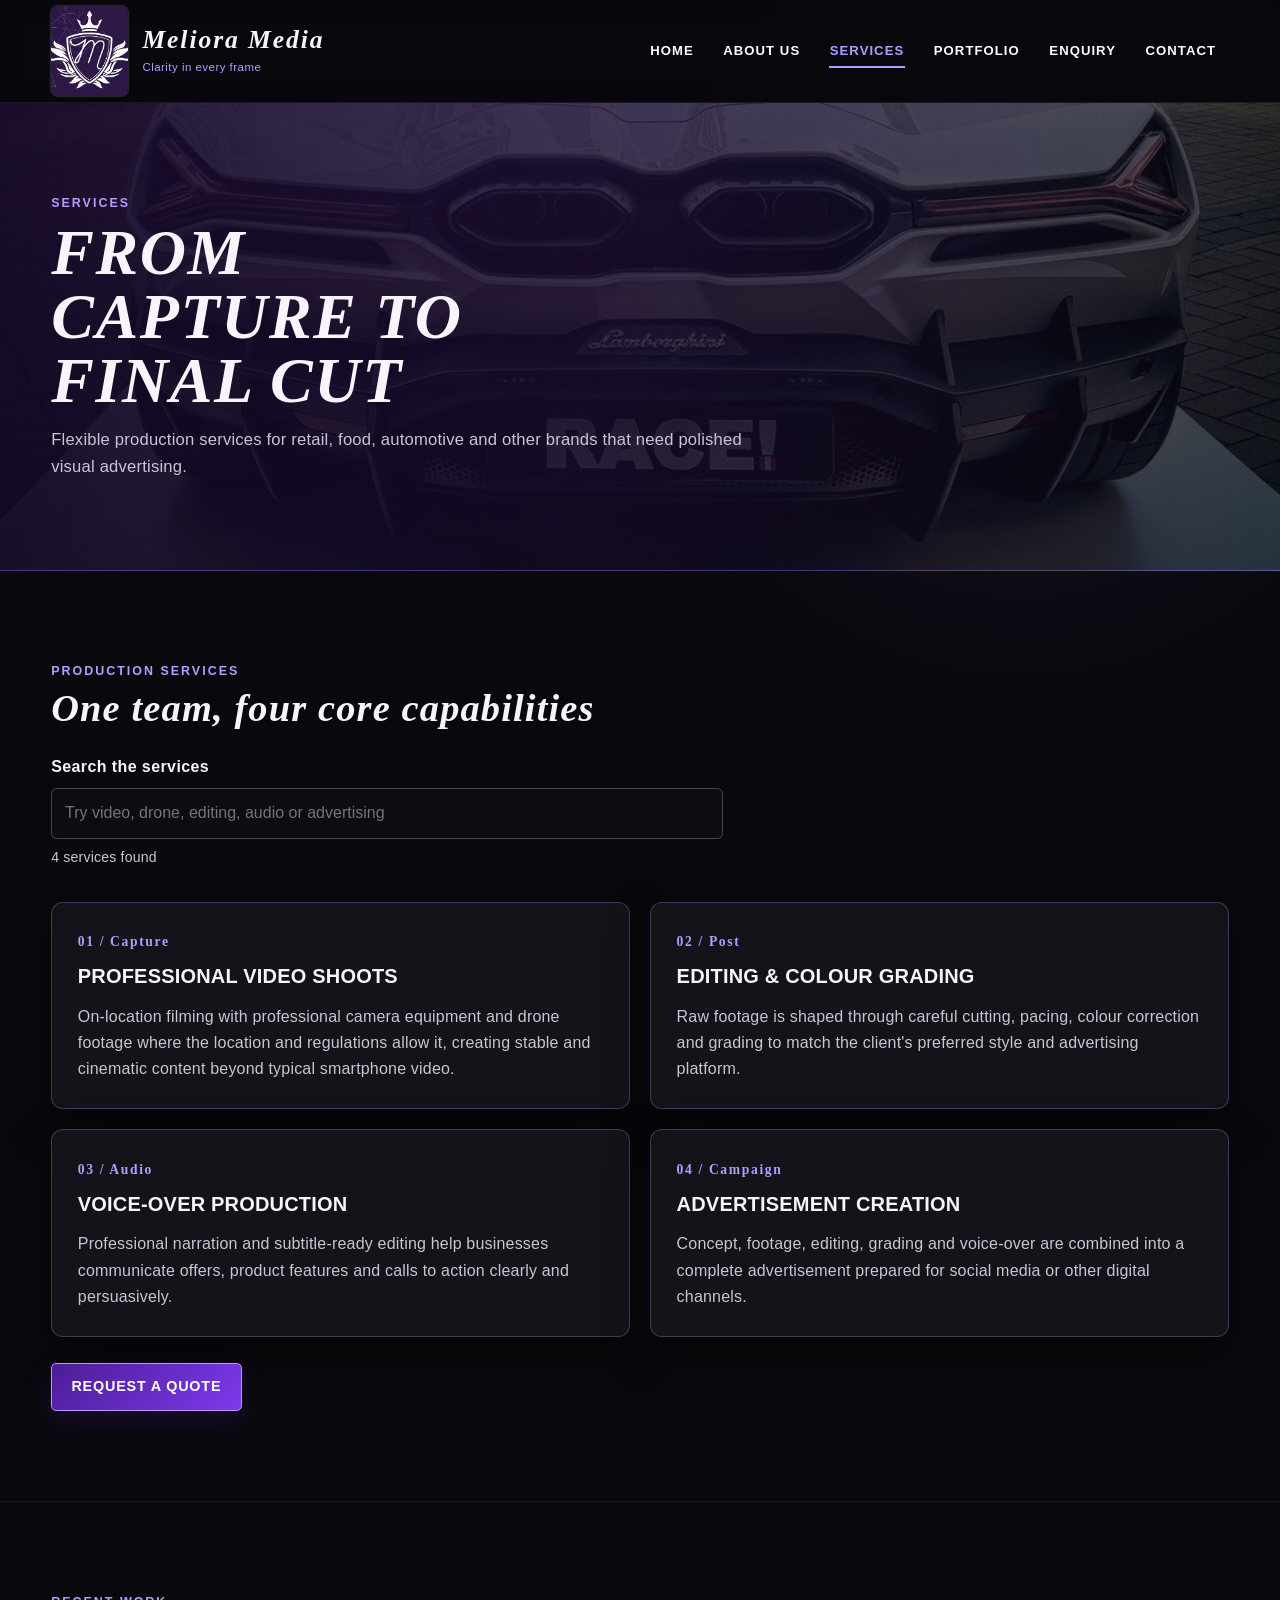
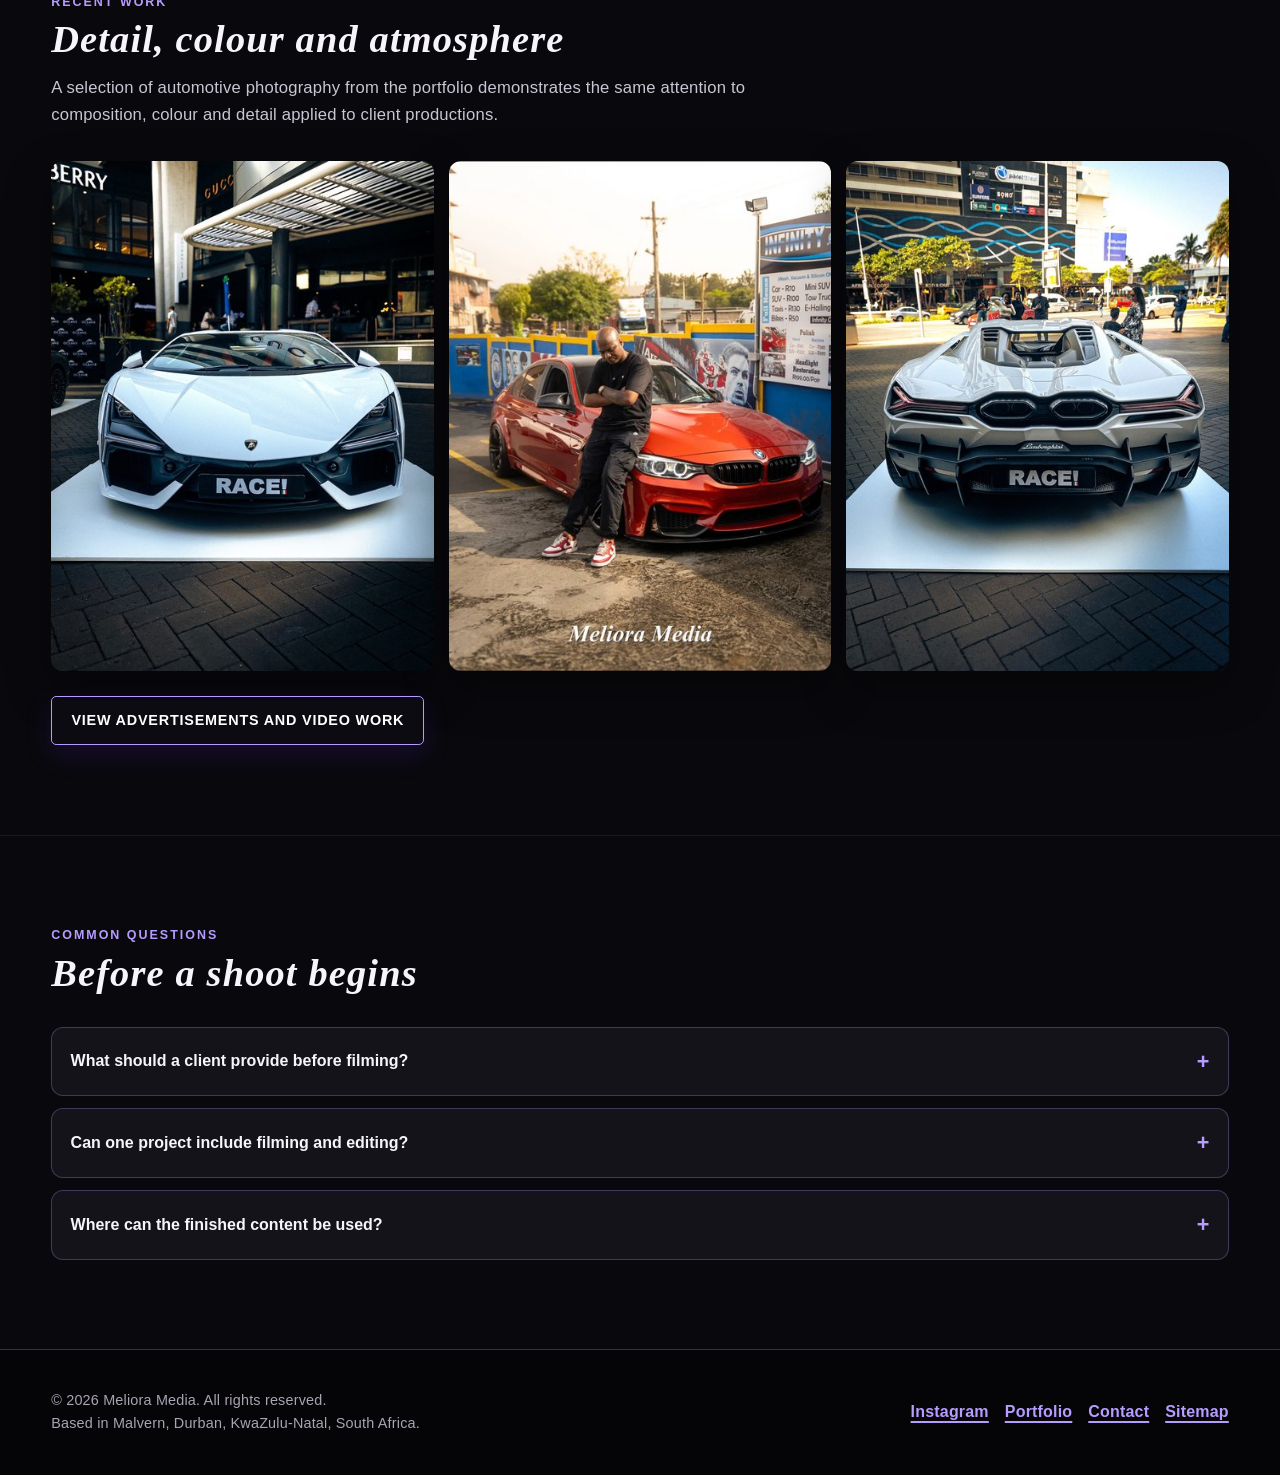
<file: services.html>
<!DOCTYPE html>
<html lang="en">
<head>
    <meta charset="UTF-8">
    <meta name="viewport" content="width=device-width, initial-scale=1.0">
    <title>Services | Meliora Media</title>
    <meta name="description" content="Explore Meliora Media's video shoots, drone footage, editing, colour grading, voice-over and advertisement creation services.">
    <meta name="keywords" content="video shoots Durban, drone footage Durban, video editing, colour grading, voice-over, advertisement creation">
    <meta name="author" content="Shahaan Khan">
    <meta name="robots" content="index, follow">
    <link rel="canonical" href="https://shahaan91.github.io/wede5020-g1-2026-formative-2-part-2-shahaan91-github-pages/services.html">
    <meta property="og:type" content="website">
    <meta property="og:title" content="Services | Meliora Media">
    <meta property="og:description" content="Explore Meliora Media's video shoots, drone footage, editing, colour grading, voice-over and advertisement creation services.">
    <meta property="og:url" content="https://shahaan91.github.io/wede5020-g1-2026-formative-2-part-2-shahaan91-github-pages/services.html">
    <meta property="og:image" content="https://shahaan91.github.io/wede5020-g1-2026-formative-2-part-2-shahaan91-github-pages/images/ferrari-front.jpg">
    <meta name="twitter:card" content="summary_large_image">
    <!-- One external stylesheet is shared by every page for consistent cascading styles. -->
    <link rel="stylesheet" href="css/style.css">

</head>
<body class="services-page">
<a class="skip-link" href="#main-content">Skip to main content</a>
<header class="site-header">
    <div class="container header-inner">
        <!-- Brand identity: logo and text are grouped as one home link. -->
        <a class="brand" href="index.html" aria-label="Meliora Media home">
            <img src="images/logo.jpg" alt="Meliora Media crest logo" width="90" height="90">
            <span class="brand-copy">
                <strong>Meliora Media</strong>
                <span>Clarity in every frame</span>
            </span>
        </a>
        <!-- Primary navigation sits inside the header, addressing Part 1 lecturer feedback. -->
        <nav class="site-nav" aria-label="Primary navigation">
            <ul>
                <li><a href="index.html">Home</a></li>
            <li><a href="about.html">About Us</a></li>
            <li><a href="services.html" aria-current="page">Services</a></li>
            <li><a href="portfolio.html">Portfolio</a></li>
            <li><a href="enquiry.html">Enquiry</a></li>
            <li><a href="contact.html">Contact</a></li>
            </ul>
        </nav>
    </div>
</header>
<main id="main-content">
    <section class="page-hero">
        <div class="container js-reveal">
            <p class="eyebrow">Services</p>
            <h1>From capture to final cut</h1>
            <p class="section-intro">Flexible production services for retail, food, automotive and other brands that need polished visual advertising.</p>
        </div>
    </section>

    <section class="content-section" aria-labelledby="service-list-heading" id="service-search">
        <div class="container js-reveal">
            <p class="eyebrow">Production services</p>
            <h2 class="section-title" id="service-list-heading">One team, four core capabilities</h2>
            <!-- Search box for filtering the service cards -->
            <div class="search-panel">
                <label for="service-search-input">Search the services</label>
                <input type="search" id="service-search-input" placeholder="Try video, drone, editing, audio or advertising" autocomplete="off">
                <p id="service-result-count" class="search-result-count" aria-live="polite">4 services found</p>
            </div>
            <div class="service-grid" id="dynamic-service-list">
                <article class="service-card" data-search="video filming camera drone capture location retail automotive"><span class="service-number">01 / Capture</span><h3>Professional Video Shoots</h3><p>On-location filming with professional camera equipment and drone footage where the location and regulations allow it, creating stable and cinematic content beyond typical smartphone video.</p></article>
                <article class="service-card" data-search="edit editing post production colour color grading correction pacing"><span class="service-number">02 / Post</span><h3>Editing &amp; Colour Grading</h3><p>Raw footage is shaped through careful cutting, pacing, colour correction and grading to match the client's preferred style and advertising platform.</p></article>
                <article class="service-card" data-search="voice voice-over audio narration subtitles sound"><span class="service-number">03 / Audio</span><h3>Voice-Over Production</h3><p>Professional narration and subtitle-ready editing help businesses communicate offers, product features and calls to action clearly and persuasively.</p></article>
                <article class="service-card" data-search="advert advertisement advertising campaign full package social media concept"><span class="service-number">04 / Campaign</span><h3>Advertisement Creation</h3><p>Concept, footage, editing, grading and voice-over are combined into a complete advertisement prepared for social media or other digital channels.</p></article>
            </div>
            <p id="service-empty" class="empty-search" hidden>No matching service found. Try a broader search term.</p>
            <div class="button-row"><a class="button" href="enquiry.html">Request a quote</a></div>
        </div>
    </section>

    <section class="content-section" aria-labelledby="work-heading">
        <div class="container js-reveal">
            <p class="eyebrow">Recent work</p>
            <h2 class="section-title" id="work-heading">Detail, colour and atmosphere</h2>
            <p class="section-intro">A selection of automotive photography from the portfolio demonstrates the same attention to composition, colour and detail applied to client productions.</p>
            <div class="gallery">
                <figure><button class="gallery-button" type="button" data-lightbox-src="images/lamborghini-front.jpg" data-lightbox-alt="Front view of a white Lamborghini photographed at an automotive event" data-lightbox-caption="Automotive event photography from the Meliora Media portfolio."><img src="images/lamborghini-front.jpg" srcset="images/responsive/lamborghini-front-480w.jpg 480w, images/responsive/lamborghini-front-800w.jpg 800w, images/responsive/lamborghini-front-1200w.jpg 1200w" sizes="(max-width: 42rem) 92vw, (max-width: 62rem) 46vw, 31vw" alt="Front view of a white Lamborghini photographed at an automotive event" width="1440" height="1918" loading="lazy"></button></figure>
                <figure><button class="gallery-button" type="button" data-lightbox-src="images/bmw-portrait.jpg" data-lightbox-alt="Portrait beside a red BMW at a car wash location" data-lightbox-caption="Lifestyle automotive photography from the Meliora Media portfolio."><img src="images/bmw-portrait.jpg" srcset="images/responsive/bmw-portrait-480w.jpg 480w, images/responsive/bmw-portrait-800w.jpg 800w, images/responsive/bmw-portrait-1200w.jpg 1200w" sizes="(max-width: 42rem) 92vw, (max-width: 62rem) 46vw, 31vw" alt="Portrait beside a red BMW at a car wash location" width="1637" height="2048" loading="lazy"></button></figure>
                <figure><button class="gallery-button" type="button" data-lightbox-src="images/lamborghini-rear.jpg" data-lightbox-alt="Rear view of a white Lamborghini photographed at an automotive event" data-lightbox-caption="Rear automotive composition from the Meliora Media portfolio."><img src="images/lamborghini-rear.jpg" srcset="images/responsive/lamborghini-rear-480w.jpg 480w, images/responsive/lamborghini-rear-800w.jpg 800w, images/responsive/lamborghini-rear-1200w.jpg 1200w" sizes="(max-width: 42rem) 92vw, (max-width: 62rem) 46vw, 31vw" alt="Rear view of a white Lamborghini photographed at an automotive event" width="1440" height="1918" loading="lazy"></button></figure>
            </div>
            <div class="button-row"><a class="button secondary" href="portfolio.html">View advertisements and video work</a></div>
        </div>
    </section>

    <section class="content-section" aria-labelledby="faq-heading">
        <div class="container js-reveal">
            <p class="eyebrow">Common questions</p>
            <h2 class="section-title" id="faq-heading">Before a shoot begins</h2>
            <div class="accordion">
                <div class="accordion-item"><button class="accordion-trigger" type="button" aria-expanded="false" aria-controls="faq-one">What should a client provide before filming?<span>+</span></button><div class="accordion-panel" id="faq-one" hidden><p>A useful brief includes the business or product being promoted, the location, the intended platform, the preferred deadline and any must-have shots or messages.</p></div></div>
                <div class="accordion-item"><button class="accordion-trigger" type="button" aria-expanded="false" aria-controls="faq-two">Can one project include filming and editing?<span>+</span></button><div class="accordion-panel" id="faq-two" hidden><p>Yes. The full advertisement service combines planning, filming, editing, colour grading and voice-over where needed.</p></div></div>
                <div class="accordion-item"><button class="accordion-trigger" type="button" aria-expanded="false" aria-controls="faq-three">Where can the finished content be used?<span>+</span></button><div class="accordion-panel" id="faq-three" hidden><p>Deliverables can be prepared for social media and other digital channels, depending on the brief and the format required.</p></div></div>
            </div>
        </div>
    </section>

    <dialog class="lightbox" id="gallery-lightbox" aria-labelledby="lightbox-caption">
        <button class="lightbox-close" type="button" aria-label="Close image">×</button>
        <img id="lightbox-image" src="images/lamborghini-front.jpg" alt="">
        <p id="lightbox-caption"></p>
    </dialog>
</main>
<footer class="site-footer">
    <div class="container footer-inner">
        <div>
            <p>&copy; 2026 Meliora Media. All rights reserved.</p>
            <p>Based in Malvern, Durban, KwaZulu-Natal, South Africa.</p>
        </div>
        <ul class="footer-links" aria-label="Social and utility links">
            <li><a href="https://www.instagram.com/official_meliora_media/" target="_blank" rel="noopener noreferrer">Instagram</a></li>
            <li><a href="portfolio.html">Portfolio</a></li>
            <li><a href="contact.html">Contact</a></li>
            <li><a href="sitemap.xml">Sitemap</a></li>
        </ul>
    </div>
</footer>
<script src="js/jquery-3.7.1.min.js"></script>
<script src="js/main.js"></script>
<script src="js/services.js"></script>
</body>
</html>
</file>
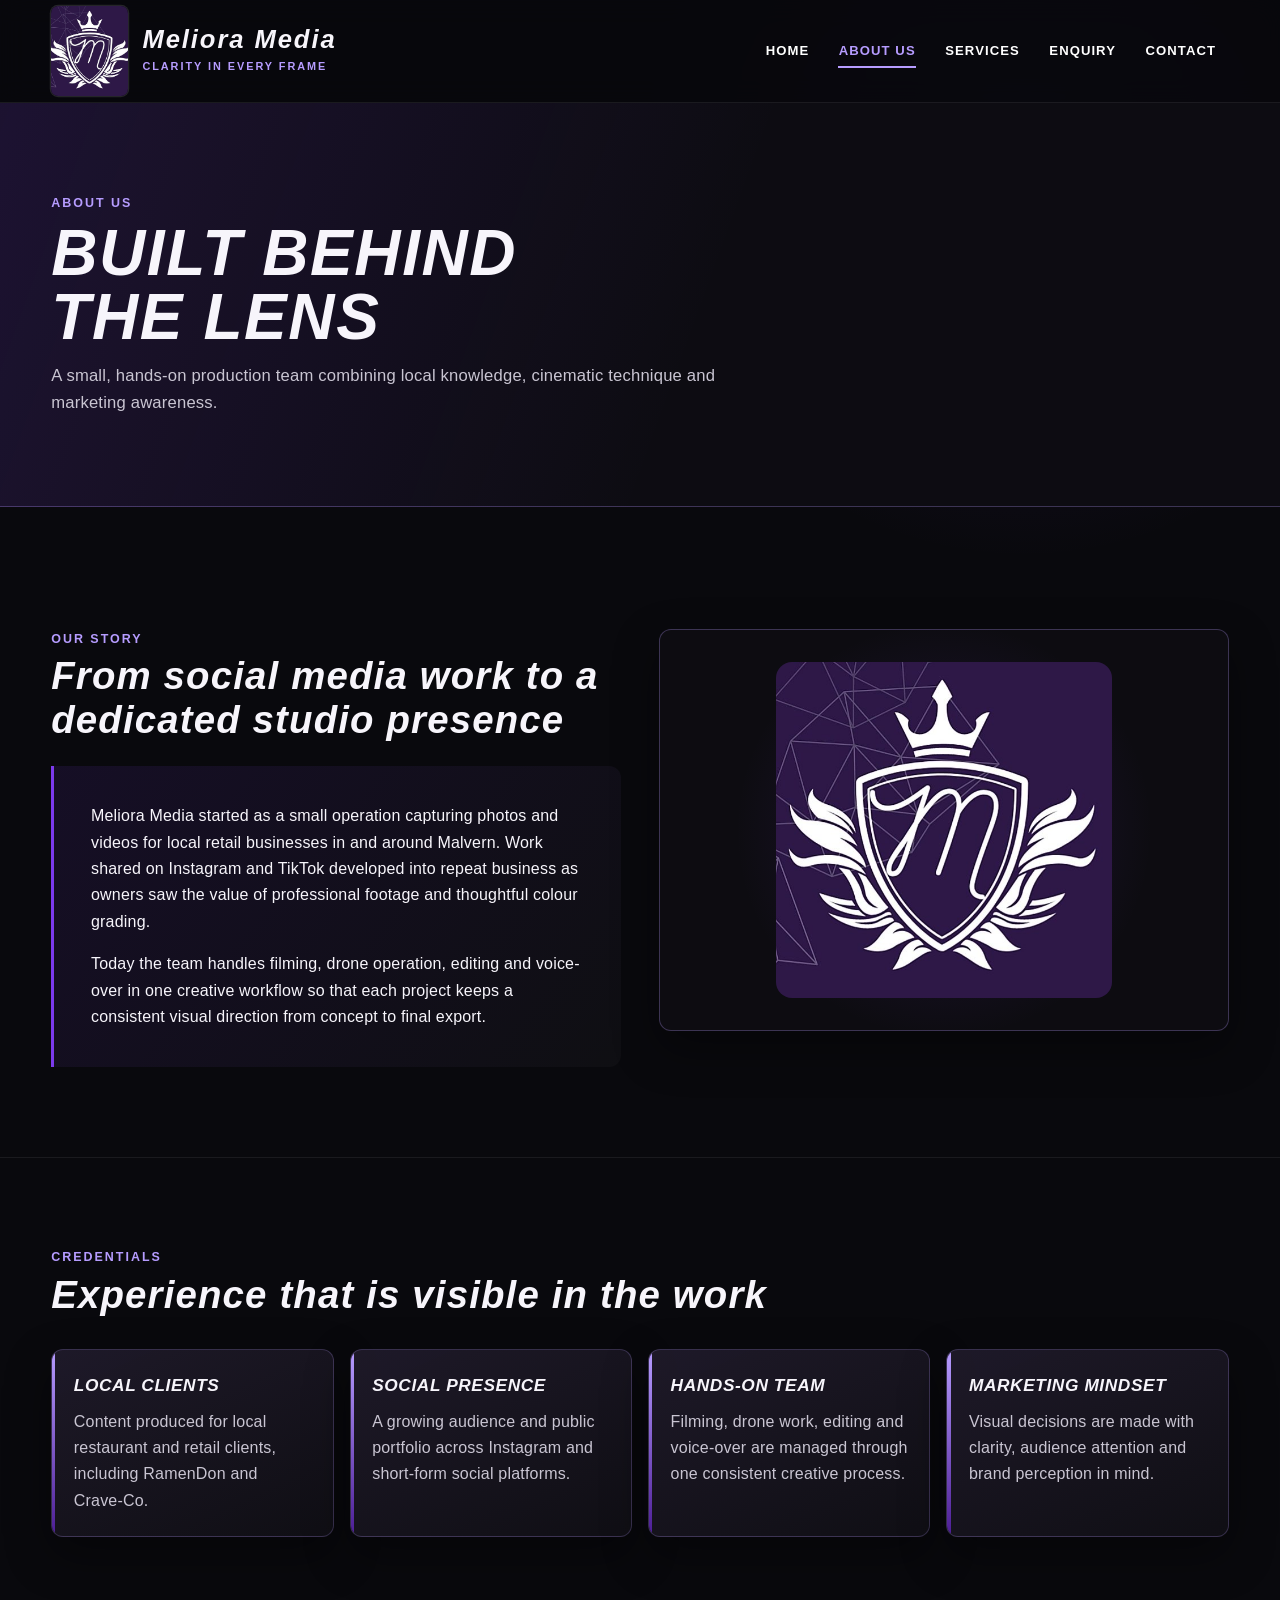
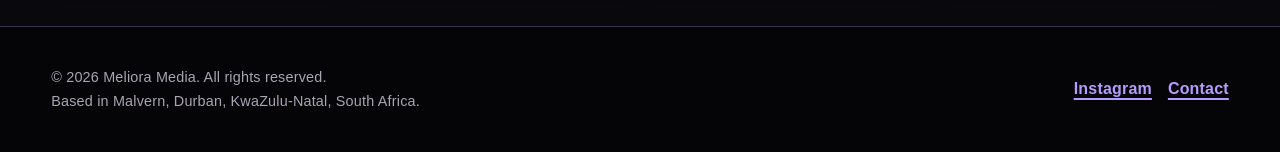
<file: src - website/about.html>
<!DOCTYPE html>
<html lang="en">
<head>
    <meta charset="UTF-8">
    <meta name="viewport" content="width=device-width, initial-scale=1.0">
    <title>About Us | Meliora Media</title>
    <meta name="description" content="Learn about Meliora Media's story, credentials and hands-on production approach.">
    <!-- One external stylesheet is shared by every page for consistent cascading styles. -->
    <link rel="stylesheet" href="css/style.css">
</head>
<body class="about-page">
<a class="skip-link" href="#main-content">Skip to main content</a>
<header class="site-header">
    <div class="container header-inner">
        <!-- Brand identity: logo and text are grouped as one home link. -->
        <a class="brand" href="index.html" aria-label="Meliora Media home">
            <img src="images/logo.jpg" alt="Meliora Media crest logo" width="90" height="90">
            <span class="brand-copy">
                <strong>Meliora Media</strong>
                <span>Clarity in every frame</span>
            </span>
        </a>
        <!-- Primary navigation sits inside the header, addressing Part 1 lecturer feedback. -->
        <nav class="site-nav" aria-label="Primary navigation">
            <ul>
                <li><a href="index.html">Home</a></li>
                <li><a href="about.html" aria-current="page">About Us</a></li>
                <li><a href="services.html">Services</a></li>
                <li><a href="enquiry.html">Enquiry</a></li>
                <li><a href="contact.html">Contact</a></li>
            </ul>
        </nav>
    </div>
</header>
<main id="main-content">
    <section class="page-hero">
        <div class="container">
            <p class="eyebrow">About us</p>
            <h1>Built behind the lens</h1>
            <p class="section-intro">A small, hands-on production team combining local knowledge, cinematic technique and marketing awareness.</p>
        </div>
    </section>

    <section class="content-section" aria-labelledby="story-heading">
        <div class="container section-grid">
            <div>
                <p class="eyebrow">Our story</p>
                <h2 class="section-title" id="story-heading">From social media work to a dedicated studio presence</h2>
                <div class="feature-panel story-panel">
                    <p>Meliora Media started as a small operation capturing photos and videos for local retail businesses in and around Malvern. Work shared on Instagram and TikTok developed into repeat business as owners saw the value of professional footage and thoughtful colour grading.</p>
                    <p>Today the team handles filming, drone operation, editing and voice-over in one creative workflow so that each project keeps a consistent visual direction from concept to final export.</p>
                </div>
            </div>
            <figure class="media-frame logo-showcase">
                <img src="images/logo.jpg" alt="Meliora Media purple and white crest logo" width="593" height="593" loading="lazy">
            </figure>
        </div>
    </section>

    <section class="content-section" aria-labelledby="credentials-heading">
        <div class="container">
            <p class="eyebrow">Credentials</p>
            <h2 class="section-title" id="credentials-heading">Experience that is visible in the work</h2>
            <div class="cards">
                <article class="card"><h3>Local Clients</h3><p>Content produced for local restaurant and retail clients, including RamenDon and Crave-Co.</p></article>
                <article class="card"><h3>Social Presence</h3><p>A growing audience and public portfolio across Instagram and short-form social platforms.</p></article>
                <article class="card"><h3>Hands-on Team</h3><p>Filming, drone work, editing and voice-over are managed through one consistent creative process.</p></article>
                <article class="card"><h3>Marketing Mindset</h3><p>Visual decisions are made with clarity, audience attention and brand perception in mind.</p></article>
            </div>
        </div>
    </section>
</main>
<footer class="site-footer">
    <div class="container footer-inner">
        <div>
            <p>&copy; 2026 Meliora Media. All rights reserved.</p>
            <p>Based in Malvern, Durban, KwaZulu-Natal, South Africa.</p>
        </div>
        <ul class="footer-links" aria-label="Social links">
            <li><a href="https://www.instagram.com/official_meliora_media/" target="_blank" rel="noopener noreferrer">Instagram</a></li>
            <li><a href="contact.html">Contact</a></li>
        </ul>
    </div>
</footer>
</body>
</html>
</file>
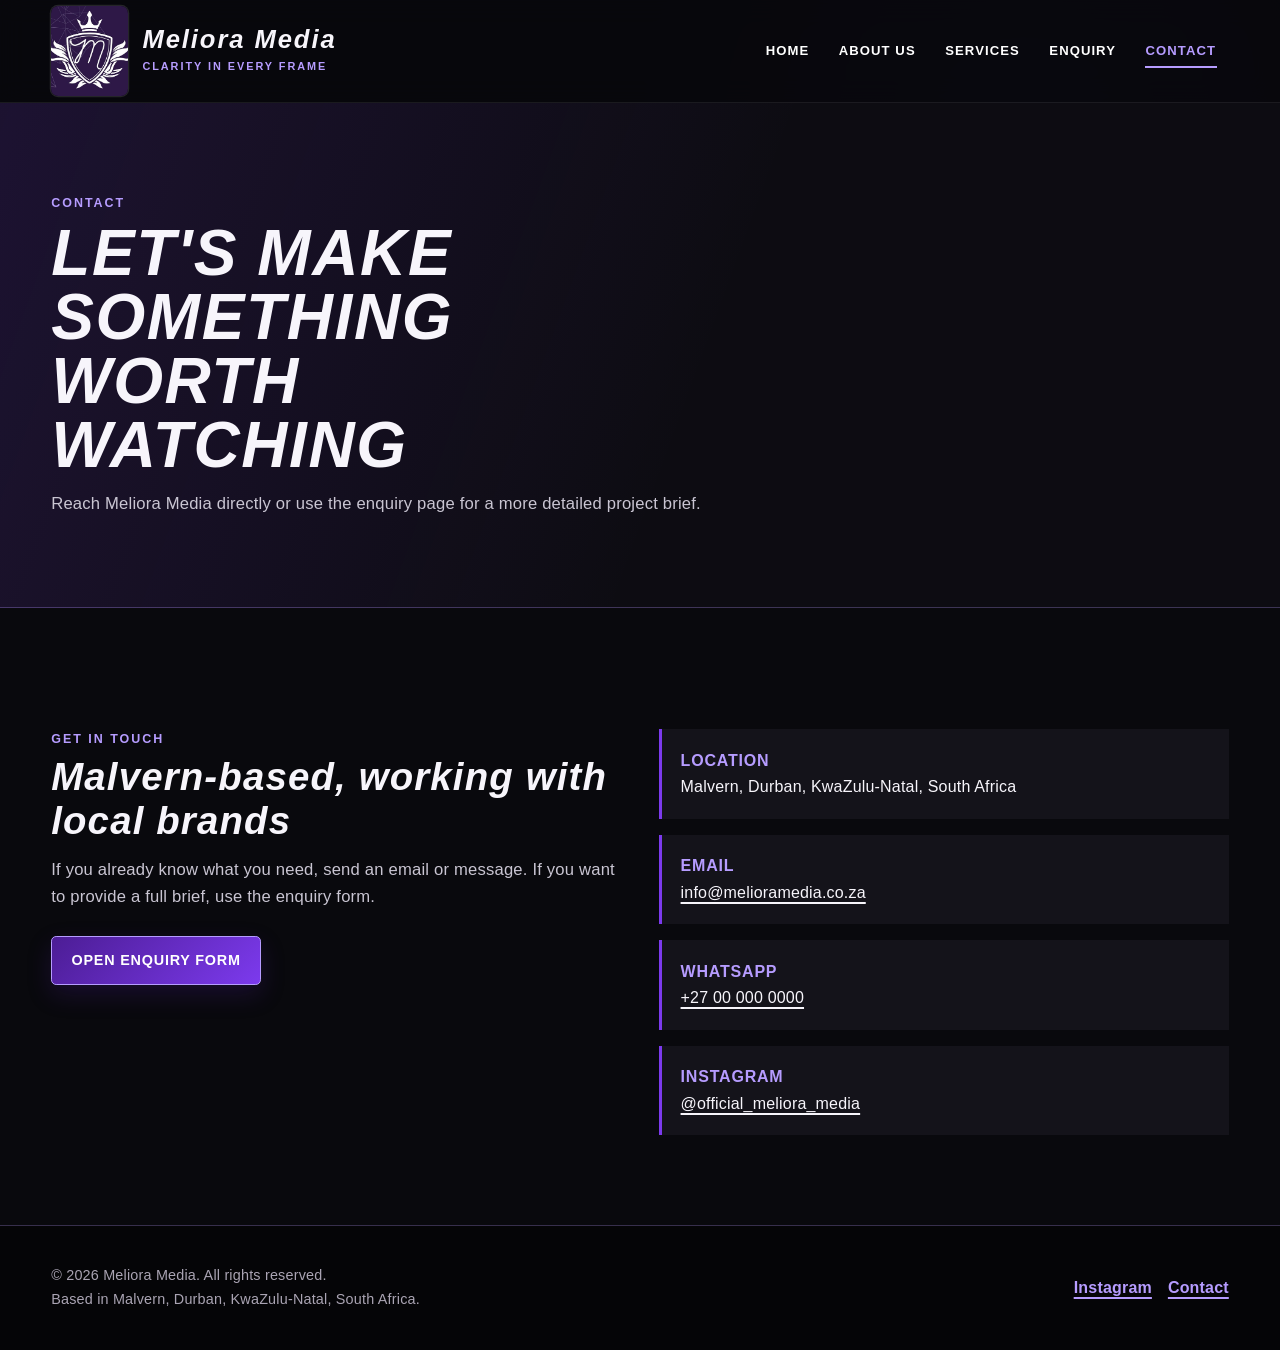
<file: src - website/contact.html>
<!DOCTYPE html>
<html lang="en">
<head>
    <meta charset="UTF-8">
    <meta name="viewport" content="width=device-width, initial-scale=1.0">
    <title>Contact | Meliora Media</title>
    <meta name="description" content="Contact Meliora Media in Malvern, Durban, KwaZulu-Natal by email, WhatsApp or Instagram.">
    <!-- One external stylesheet is shared by every page for consistent cascading styles. -->
    <link rel="stylesheet" href="css/style.css">
</head>
<body class="contact-page">
<a class="skip-link" href="#main-content">Skip to main content</a>
<header class="site-header">
    <div class="container header-inner">
        <!-- Brand identity: logo and text are grouped as one home link. -->
        <a class="brand" href="index.html" aria-label="Meliora Media home">
            <img src="images/logo.jpg" alt="Meliora Media crest logo" width="90" height="90">
            <span class="brand-copy">
                <strong>Meliora Media</strong>
                <span>Clarity in every frame</span>
            </span>
        </a>
        <!-- Primary navigation sits inside the header, addressing Part 1 lecturer feedback. -->
        <nav class="site-nav" aria-label="Primary navigation">
            <ul>
                <li><a href="index.html">Home</a></li>
                <li><a href="about.html">About Us</a></li>
                <li><a href="services.html">Services</a></li>
                <li><a href="enquiry.html">Enquiry</a></li>
                <li><a href="contact.html" aria-current="page">Contact</a></li>
            </ul>
        </nav>
    </div>
</header>
<main id="main-content">
    <section class="page-hero">
        <div class="container">
            <p class="eyebrow">Contact</p>
            <h1>Let's make something worth watching</h1>
            <p class="section-intro">Reach Meliora Media directly or use the enquiry page for a more detailed project brief.</p>
        </div>
    </section>

    <section class="content-section" aria-labelledby="contact-heading">
        <div class="container section-grid">
            <div>
                <p class="eyebrow">Get in touch</p>
                <h2 class="section-title" id="contact-heading">Malvern-based, working with local brands</h2>
                <p class="section-intro">If you already know what you need, send an email or message. If you want to provide a full brief, use the enquiry form.</p>
                <div class="button-row"><a class="button" href="enquiry.html">Open enquiry form</a></div>
            </div>
            <address class="contact-list">
                <div class="contact-item"><strong>Location</strong><p>Malvern, Durban, KwaZulu-Natal, South Africa</p></div>
                <div class="contact-item"><strong>Email</strong><p><a href="mailto:info@melioramedia.co.za?cc=team@melioramedia.co.za">info@melioramedia.co.za</a></p></div>
                <div class="contact-item"><strong>WhatsApp</strong><p><a href="https://wa.me/27000000000" target="_blank" rel="noopener noreferrer">+27 00 000 0000</a></p></div>
                <div class="contact-item"><strong>Instagram</strong><p><a href="https://www.instagram.com/official_meliora_media/" target="_blank" rel="noopener noreferrer">@official_meliora_media</a></p></div>
            </address>
        </div>
    </section>
</main>
<footer class="site-footer">
    <div class="container footer-inner">
        <div>
            <p>&copy; 2026 Meliora Media. All rights reserved.</p>
            <p>Based in Malvern, Durban, KwaZulu-Natal, South Africa.</p>
        </div>
        <ul class="footer-links" aria-label="Social links">
            <li><a href="https://www.instagram.com/official_meliora_media/" target="_blank" rel="noopener noreferrer">Instagram</a></li>
            <li><a href="contact.html">Contact</a></li>
        </ul>
    </div>
</footer>
</body>
</html>
</file>
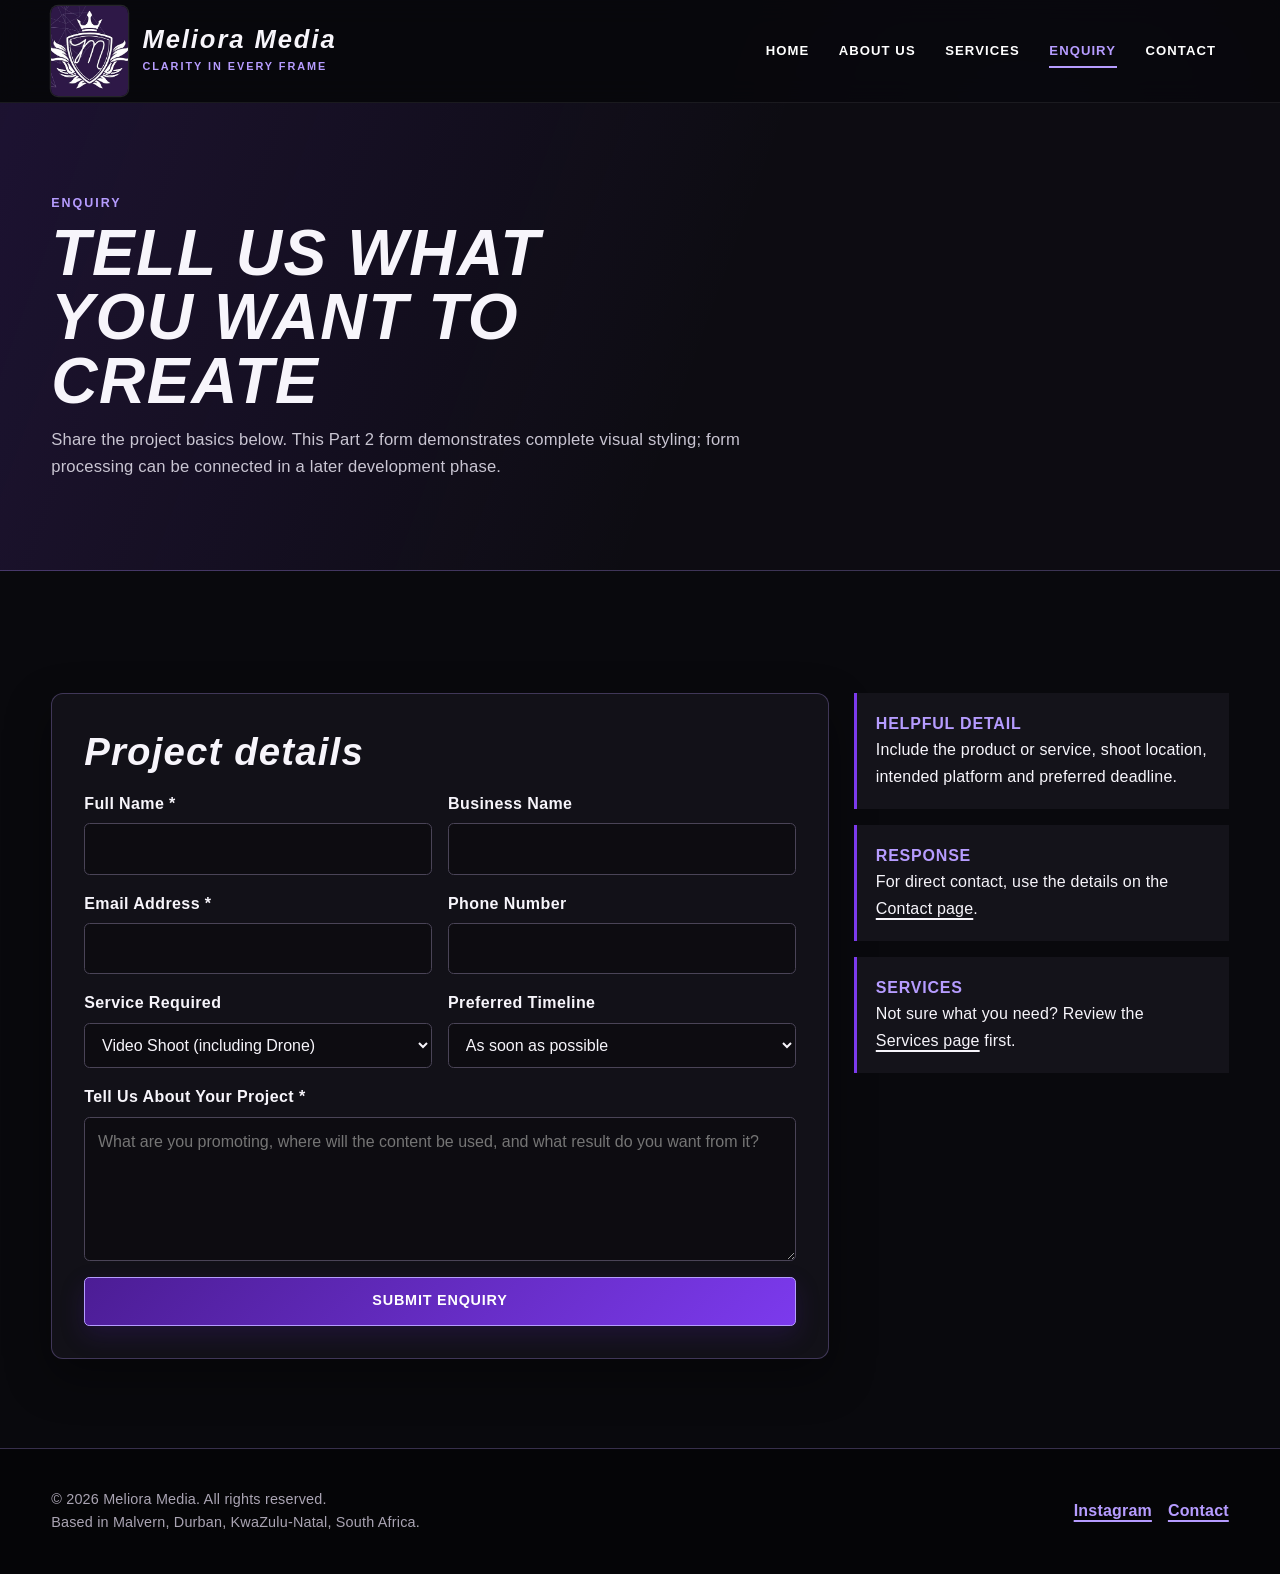
<file: src - website/enquiry.html>
<!DOCTYPE html>
<html lang="en">
<head>
    <meta charset="UTF-8">
    <meta name="viewport" content="width=device-width, initial-scale=1.0">
    <title>Enquiry | Meliora Media</title>
    <meta name="description" content="Start a project with Meliora Media by submitting a detailed production enquiry.">
    <!-- One external stylesheet is shared by every page for consistent cascading styles. -->
    <link rel="stylesheet" href="css/style.css">
</head>
<body class="enquiry-page">
<a class="skip-link" href="#main-content">Skip to main content</a>
<header class="site-header">
    <div class="container header-inner">
        <!-- Brand identity: logo and text are grouped as one home link. -->
        <a class="brand" href="index.html" aria-label="Meliora Media home">
            <img src="images/logo.jpg" alt="Meliora Media crest logo" width="90" height="90">
            <span class="brand-copy">
                <strong>Meliora Media</strong>
                <span>Clarity in every frame</span>
            </span>
        </a>
        <!-- Primary navigation sits inside the header, addressing Part 1 lecturer feedback. -->
        <nav class="site-nav" aria-label="Primary navigation">
            <ul>
                <li><a href="index.html">Home</a></li>
                <li><a href="about.html">About Us</a></li>
                <li><a href="services.html">Services</a></li>
                <li><a href="enquiry.html" aria-current="page">Enquiry</a></li>
                <li><a href="contact.html">Contact</a></li>
            </ul>
        </nav>
    </div>
</header>
<main id="main-content">
    <section class="page-hero">
        <div class="container">
            <p class="eyebrow">Enquiry</p>
            <h1>Tell us what you want to create</h1>
            <p class="section-intro">Share the project basics below. This Part 2 form demonstrates complete visual styling; form processing can be connected in a later development phase.</p>
        </div>
    </section>

    <section class="content-section" aria-labelledby="form-heading">
        <div class="container form-layout">
            <form class="enquiry-form" action="#" method="post" aria-labelledby="form-heading">
                <h2 class="section-title form-field full" id="form-heading">Project details</h2>
                <div class="form-field"><label for="name">Full Name *</label><input type="text" id="name" name="name" autocomplete="name" required></div>
                <div class="form-field"><label for="business">Business Name</label><input type="text" id="business" name="business" autocomplete="organization"></div>
                <div class="form-field"><label for="email">Email Address *</label><input type="email" id="email" name="email" autocomplete="email" required></div>
                <div class="form-field"><label for="phone">Phone Number</label><input type="tel" id="phone" name="phone" autocomplete="tel"></div>
                <div class="form-field"><label for="service">Service Required</label><select id="service" name="service"><option value="video-shoot">Video Shoot (including Drone)</option><option value="editing">Editing &amp; Colour Grading</option><option value="voice-over">Voice-Over Production</option><option value="full-package">Full Advertisement Package</option></select></div>
                <div class="form-field"><label for="timeline">Preferred Timeline</label><select id="timeline" name="timeline"><option value="asap">As soon as possible</option><option value="2-weeks">Within 2 weeks</option><option value="1-month">Within 1 month</option><option value="flexible">Flexible / not sure yet</option></select></div>
                <div class="form-field full"><label for="message">Tell Us About Your Project *</label><textarea id="message" name="message" required placeholder="What are you promoting, where will the content be used, and what result do you want from it?"></textarea></div>
                <div class="form-field full"><button type="submit">Submit Enquiry</button></div>
            </form>

            <aside class="contact-list" aria-label="Before you enquire">
                <div class="contact-item"><strong>Helpful detail</strong><p>Include the product or service, shoot location, intended platform and preferred deadline.</p></div>
                <div class="contact-item"><strong>Response</strong><p>For direct contact, use the details on the <a href="contact.html">Contact page</a>.</p></div>
                <div class="contact-item"><strong>Services</strong><p>Not sure what you need? Review the <a href="services.html">Services page</a> first.</p></div>
            </aside>
        </div>
    </section>
</main>
<footer class="site-footer">
    <div class="container footer-inner">
        <div>
            <p>&copy; 2026 Meliora Media. All rights reserved.</p>
            <p>Based in Malvern, Durban, KwaZulu-Natal, South Africa.</p>
        </div>
        <ul class="footer-links" aria-label="Social links">
            <li><a href="https://www.instagram.com/official_meliora_media/" target="_blank" rel="noopener noreferrer">Instagram</a></li>
            <li><a href="contact.html">Contact</a></li>
        </ul>
    </div>
</footer>
</body>
</html>
</file>
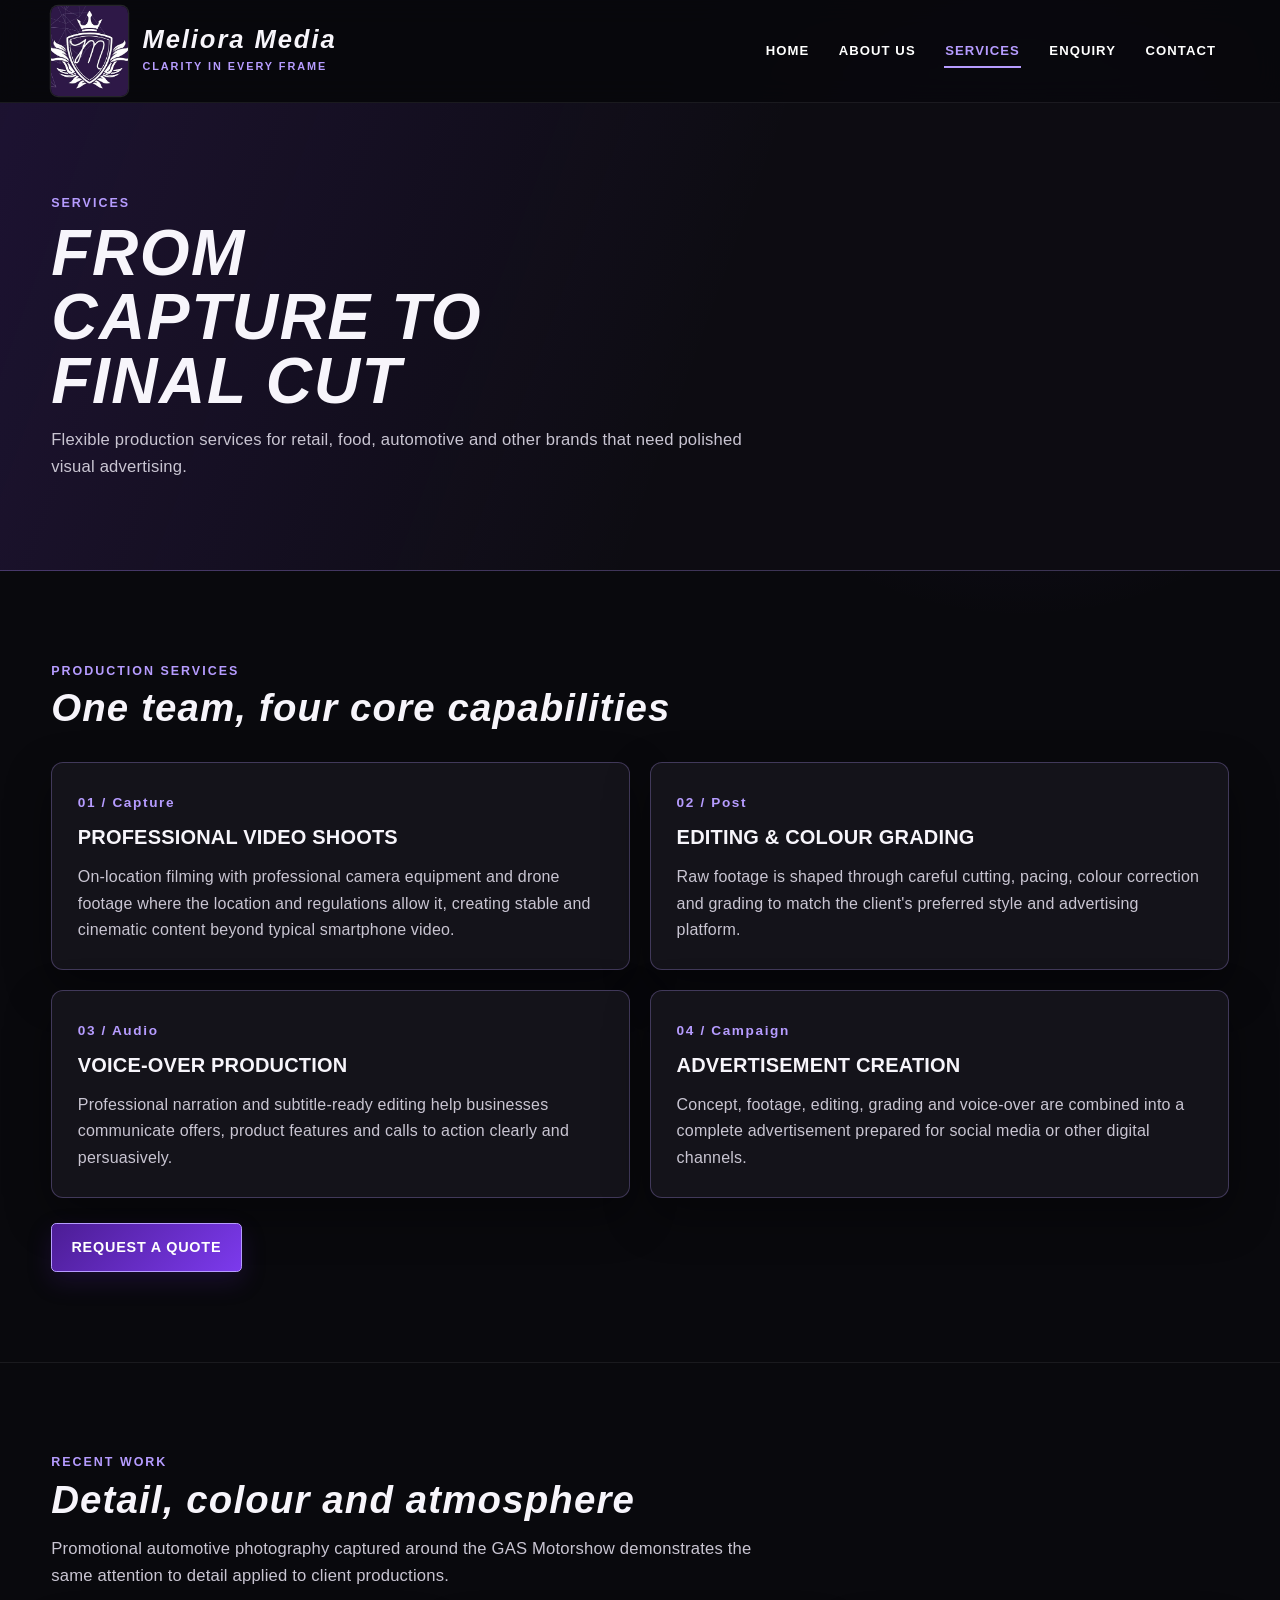
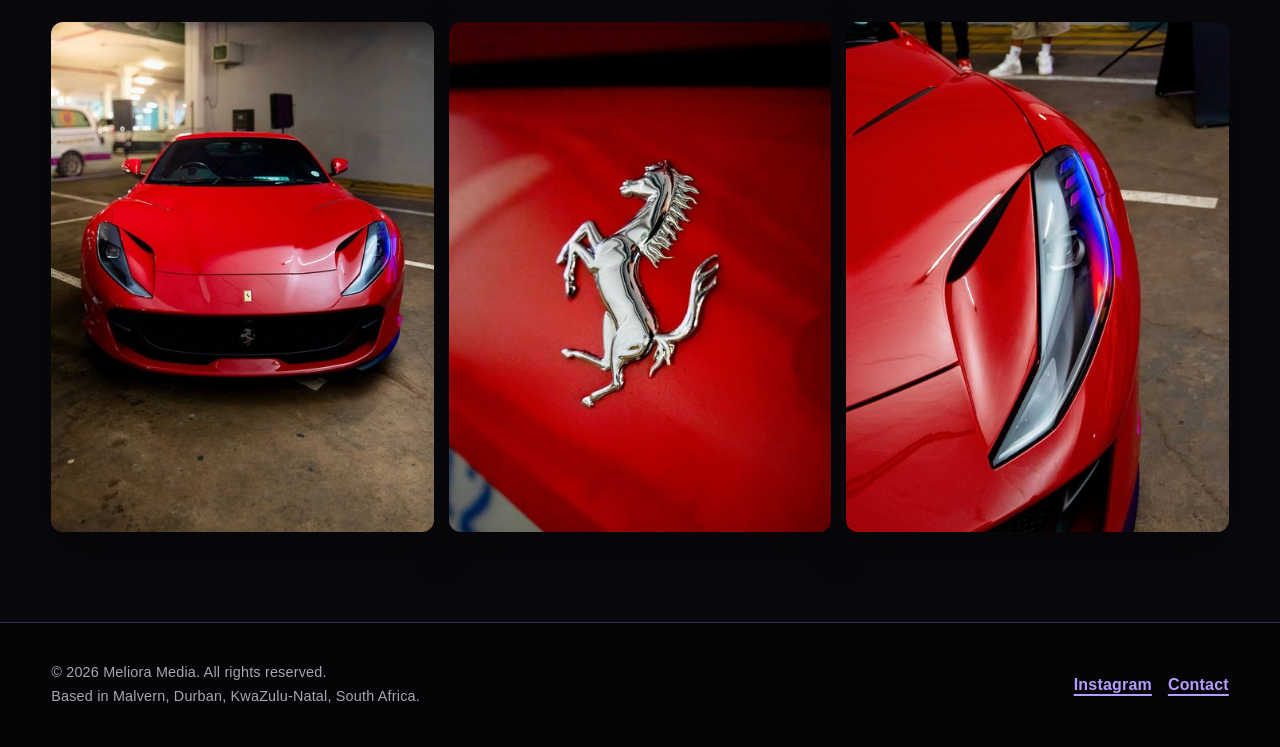
<file: src - website/services.html>
<!DOCTYPE html>
<html lang="en">
<head>
    <meta charset="UTF-8">
    <meta name="viewport" content="width=device-width, initial-scale=1.0">
    <title>Services | Meliora Media</title>
    <meta name="description" content="Explore Meliora Media's video shoots, drone footage, editing, colour grading, voice-over and advertisement creation services.">
    <!-- One external stylesheet is shared by every page for consistent cascading styles. -->
    <link rel="stylesheet" href="css/style.css">
</head>
<body class="services-page">
<a class="skip-link" href="#main-content">Skip to main content</a>
<header class="site-header">
    <div class="container header-inner">
        <!-- Brand identity: logo and text are grouped as one home link. -->
        <a class="brand" href="index.html" aria-label="Meliora Media home">
            <img src="images/logo.jpg" alt="Meliora Media crest logo" width="90" height="90">
            <span class="brand-copy">
                <strong>Meliora Media</strong>
                <span>Clarity in every frame</span>
            </span>
        </a>
        <!-- Primary navigation sits inside the header, addressing Part 1 lecturer feedback. -->
        <nav class="site-nav" aria-label="Primary navigation">
            <ul>
                <li><a href="index.html">Home</a></li>
                <li><a href="about.html">About Us</a></li>
                <li><a href="services.html" aria-current="page">Services</a></li>
                <li><a href="enquiry.html">Enquiry</a></li>
                <li><a href="contact.html">Contact</a></li>
            </ul>
        </nav>
    </div>
</header>
<main id="main-content">
    <section class="page-hero">
        <div class="container">
            <p class="eyebrow">Services</p>
            <h1>From capture to final cut</h1>
            <p class="section-intro">Flexible production services for retail, food, automotive and other brands that need polished visual advertising.</p>
        </div>
    </section>

    <section class="content-section" aria-labelledby="service-list-heading">
        <div class="container">
            <p class="eyebrow">Production services</p>
            <h2 class="section-title" id="service-list-heading">One team, four core capabilities</h2>
            <div class="service-grid">
                <article class="service-card"><span class="service-number">01 / Capture</span><h3>Professional Video Shoots</h3><p>On-location filming with professional camera equipment and drone footage where the location and regulations allow it, creating stable and cinematic content beyond typical smartphone video.</p></article>
                <article class="service-card"><span class="service-number">02 / Post</span><h3>Editing &amp; Colour Grading</h3><p>Raw footage is shaped through careful cutting, pacing, colour correction and grading to match the client's preferred style and advertising platform.</p></article>
                <article class="service-card"><span class="service-number">03 / Audio</span><h3>Voice-Over Production</h3><p>Professional narration and subtitle-ready editing help businesses communicate offers, product features and calls to action clearly and persuasively.</p></article>
                <article class="service-card"><span class="service-number">04 / Campaign</span><h3>Advertisement Creation</h3><p>Concept, footage, editing, grading and voice-over are combined into a complete advertisement prepared for social media or other digital channels.</p></article>
            </div>
            <div class="button-row"><a class="button" href="enquiry.html">Request a quote</a></div>
        </div>
    </section>

    <section class="content-section" aria-labelledby="work-heading">
        <div class="container">
            <p class="eyebrow">Recent work</p>
            <h2 class="section-title" id="work-heading">Detail, colour and atmosphere</h2>
            <p class="section-intro">Promotional automotive photography captured around the GAS Motorshow demonstrates the same attention to detail applied to client productions.</p>
            <div class="gallery">
                <figure><img src="images/ferrari-front.jpg" srcset="images/responsive/ferrari-front-480w.jpg 480w, images/responsive/ferrari-front-800w.jpg 800w, images/ferrari-front.jpg 1179w" sizes="(max-width: 42rem) 92vw, (max-width: 62rem) 46vw, 31vw" alt="Front view of a red Ferrari 812 GTS" width="1179" height="1572" loading="lazy"></figure>
                <figure><img src="images/ferrari-badge.jpg" srcset="images/responsive/ferrari-badge-480w.jpg 480w, images/responsive/ferrari-badge-800w.jpg 800w, images/ferrari-badge.jpg 1179w" sizes="(max-width: 42rem) 92vw, (max-width: 62rem) 46vw, 31vw" alt="Close-up of the Ferrari prancing horse badge" width="1179" height="1572" loading="lazy"></figure>
                <figure><img src="images/ferrari-headlight.jpg" srcset="images/responsive/ferrari-headlight-480w.jpg 480w, images/responsive/ferrari-headlight-800w.jpg 800w, images/ferrari-headlight.jpg 1179w" sizes="(max-width: 42rem) 92vw, (max-width: 62rem) 46vw, 31vw" alt="Ferrari headlight reflecting coloured event lighting" width="1179" height="1572" loading="lazy"></figure>
            </div>
        </div>
    </section>
</main>
<footer class="site-footer">
    <div class="container footer-inner">
        <div>
            <p>&copy; 2026 Meliora Media. All rights reserved.</p>
            <p>Based in Malvern, Durban, KwaZulu-Natal, South Africa.</p>
        </div>
        <ul class="footer-links" aria-label="Social links">
            <li><a href="https://www.instagram.com/official_meliora_media/" target="_blank" rel="noopener noreferrer">Instagram</a></li>
            <li><a href="contact.html">Contact</a></li>
        </ul>
    </div>
</footer>
</body>
</html>
</file>
<file: css/style.css>
/* ==========================================================
   Meliora Media — Part 2 external stylesheet
   Student: Shahaan Khan | ST10511080 | WEDE5020
   ========================================================== */

/* ---------- 1. Reset / predictable browser defaults ---------- */
*,
*::before,
*::after {
    box-sizing: border-box;
}

html {
    scroll-behavior: smooth;
}

body,
h1,
h2,
h3,
p,
ul,
figure {
    margin: 0;
}

ul {
    padding: 0;
    list-style: none;
}

img,
picture {
    display: block;
    max-width: 100%;
}

button,
input,
select,
textarea {
    font: inherit;
}

/* ---------- 2. Base / brand styles ---------- */
:root {
    --ink: #f7f5fb;
    --muted: #c9c5d2;
    --bg: #09090d;
    --surface: #14131a;
    --surface-2: #1d1926;
    --purple: #7c3aed;
    --purple-light: #b69cff;
    --purple-dark: #4c1d95;
    --line: rgba(182, 156, 255, 0.28);
    --shadow: 0 1.1rem 2.8rem rgba(0, 0, 0, 0.38);
    --radius: 0.75rem;
    --max-width: 74rem;
    --font-display: "Lucida Handwriting", "Segoe Print", cursive;
    --font-body: "Angsana New", "Segoe UI", Arial, sans-serif;
}

body {
    min-height: 100vh;
    background:
        radial-gradient(circle at 80% 10%, rgba(124, 58, 237, 0.14), transparent 24rem),
        var(--bg);
    color: var(--ink);
    font-family: var(--font-body);
    font-size: 1rem;
    line-height: 1.65;
    letter-spacing: 0.012em;
}

a {
    color: inherit;
    text-decoration-thickness: 0.1em;
    text-underline-offset: 0.22em;
}

a:hover {
    color: var(--purple-light);
}

a:focus-visible,
button:focus-visible,
input:focus-visible,
select:focus-visible,
textarea:focus-visible {
    outline: 0.2rem solid var(--purple-light);
    outline-offset: 0.18rem;
}

.skip-link {
    position: fixed;
    z-index: 999;
    left: 1rem;
    top: -5rem;
    padding: 0.65rem 1rem;
    border-radius: 0 0 var(--radius) var(--radius);
    background: var(--purple);
    color: #fff;
    font-weight: 700;
}

.skip-link:focus {
    top: 0;
}

.container {
    width: min(92%, var(--max-width));
    margin-inline: auto;
}

.eyebrow {
    color: var(--purple-light);
    font-weight: 800;
    letter-spacing: 0.16em;
    text-transform: uppercase;
    font-size: 0.78rem;
}

.section-title {
    margin-top: 0.3rem;
    font-family: var(--font-display);
    font-size: clamp(1.7rem, 3vw, 2.65rem);
    font-style: italic;
    letter-spacing: 0.03em;
    line-height: 1.15;
}

.section-intro {
    max-width: 44rem;
    margin-top: 0.8rem;
    color: var(--muted);
    font-size: 1.04rem;
}

/* ---------- 3. Header + navigation ---------- */
.site-header {
    position: sticky;
    top: 0;
    z-index: 100;
    background: rgba(8, 8, 12, 0.92);
    border-bottom: 0.06rem solid rgba(255, 255, 255, 0.08);
    backdrop-filter: blur(0.8rem);
}

.header-inner {
    display: flex;
    align-items: center;
    justify-content: space-between;
    gap: 2rem;
    min-height: 6.4rem;
}

.brand {
    display: flex;
    align-items: center;
    gap: 0.9rem;
    min-width: max-content;
    text-decoration: none;
}

.brand img {
    width: clamp(4.2rem, 6vw, 5.35rem);
    aspect-ratio: 1;
    border-radius: 0.45rem;
    object-fit: cover;
    box-shadow: 0 0 0 0.08rem rgba(255, 255, 255, 0.12);
}

.brand-copy strong {
    display: block;
    font-family: var(--font-display);
    font-size: clamp(1.15rem, 2vw, 1.75rem);
    font-style: italic;
    letter-spacing: 0.075em;
    line-height: 1.08;
}

.brand-copy span {
    display: block;
    margin-top: 0.25rem;
    color: var(--purple-light);
    font-family: "Trebuchet MS", Arial, sans-serif;
    font-size: 0.72rem;
    font-weight: 400;
    letter-spacing: 0.04em;
    text-transform: none;
}

.site-nav ul {
    display: flex;
    align-items: center;
    justify-content: flex-end;
    gap: 0.25rem;
}

.site-nav a {
    position: relative;
    display: inline-block;
    padding: 0.7rem 0.8rem;
    color: #fff;
    font-size: 0.82rem;
    font-weight: 800;
    letter-spacing: 0.08em;
    text-decoration: none;
    text-transform: uppercase;
}

.site-nav a::after {
    content: "";
    position: absolute;
    left: 0.75rem;
    right: 0.75rem;
    bottom: 0.35rem;
    height: 0.12rem;
    background: var(--purple-light);
    transform: scaleX(0);
    transform-origin: center;
    transition: transform 180ms ease;
}

.site-nav a:hover::after,
.site-nav a:focus-visible::after,
.site-nav a[aria-current="page"]::after {
    transform: scaleX(1);
}

.site-nav a[aria-current="page"] {
    color: var(--purple-light);
}

.site-nav a:active {
    transform: translateY(0.08rem);
}

/* ---------- 4. Hero ---------- */
.hero {
    position: relative;
    display: grid;
    min-height: min(78vh, 46rem);
    overflow: hidden;
    isolation: isolate;
    border-bottom: 0.1rem solid var(--line);
}

.hero picture,
.hero-media {
    position: absolute;
    inset: 0;
    width: 100%;
    height: 100%;
    z-index: -3;
}

.hero-media img {
    width: 100%;
    height: 100%;
    object-fit: cover;
    object-position: center;
    filter: saturate(0.75) contrast(1.1) brightness(0.55);
}

.hero::before {
    content: "";
    position: absolute;
    inset: 0;
    z-index: -2;
    background:
        linear-gradient(90deg, rgba(6, 6, 10, 0.94) 0%, rgba(8, 7, 13, 0.76) 46%, rgba(8, 7, 13, 0.34) 100%),
        linear-gradient(0deg, rgba(9, 9, 13, 0.92), transparent 40%);
}

.hero::after {
    content: "";
    position: absolute;
    inset: 0;
    z-index: -1;
    background-image:
        linear-gradient(rgba(255,255,255,0.025) 1px, transparent 1px),
        linear-gradient(90deg, rgba(255,255,255,0.025) 1px, transparent 1px);
    background-size: 4rem 4rem;
    mask-image: linear-gradient(to bottom, #000, transparent 80%);
}

.hero-content {
    align-self: center;
    padding-block: clamp(5rem, 12vw, 9rem);
    max-width: 48rem;
}

.hero h1,
.hero h2 {
    max-width: 13ch;
    margin-top: 0.55rem;
    font-family: var(--font-display);
    font-size: clamp(2.35rem, 6.2vw, 5.35rem);
    font-style: italic;
    letter-spacing: 0.025em;
    line-height: 0.98;
    text-transform: uppercase;
    text-shadow: 0 0.45rem 1.6rem rgba(0, 0, 0, 0.7);
}

.hero p {
    max-width: 39rem;
    margin-top: 1.15rem;
    color: #e0dce8;
    font-size: clamp(1rem, 1.8vw, 1.2rem);
}

.button-row {
    display: flex;
    flex-wrap: wrap;
    gap: 0.8rem;
    margin-top: 1.6rem;
}

.button,
button[type="submit"] {
    display: inline-flex;
    align-items: center;
    justify-content: center;
    min-height: 2.9rem;
    padding: 0.72rem 1.2rem;
    border: 0.08rem solid var(--purple-light);
    border-radius: 0.32rem;
    background: linear-gradient(135deg, var(--purple-dark), var(--purple));
    color: #fff;
    box-shadow: 0 0.6rem 1.5rem rgba(76, 29, 149, 0.24);
    font-size: 0.9rem;
    font-weight: 800;
    letter-spacing: 0.055em;
    text-decoration: none;
    text-transform: uppercase;
    cursor: pointer;
    transition: transform 160ms ease, box-shadow 160ms ease, background 160ms ease;
}

.button:hover,
button[type="submit"]:hover {
    color: #fff;
    transform: translateY(-0.13rem);
    box-shadow: 0 0.8rem 1.8rem rgba(124, 58, 237, 0.34);
}

.button:active,
button[type="submit"]:active {
    transform: translateY(0.08rem);
}

.button.secondary {
    background: rgba(15, 13, 20, 0.76);
}

/* ---------- 5. Sections, cards and grids ---------- */
.content-section {
    padding-block: clamp(3.8rem, 7vw, 6.5rem);
}

.content-section + .content-section {
    border-top: 0.06rem solid rgba(255, 255, 255, 0.07);
}

.section-grid {
    display: grid;
    grid-template-columns: repeat(2, minmax(0, 1fr));
    gap: clamp(1.2rem, 3vw, 2.5rem);
    align-items: start;
    margin-top: 2rem;
}

.cards {
    display: grid;
    grid-template-columns: repeat(4, minmax(0, 1fr));
    gap: 1rem;
    margin-top: 2rem;
}

.card {
    position: relative;
    min-height: 100%;
    padding: 1.35rem;
    overflow: hidden;
    border: 0.07rem solid rgba(182, 156, 255, 0.22);
    border-radius: var(--radius);
    background: linear-gradient(155deg, rgba(32, 27, 43, 0.92), rgba(16, 15, 21, 0.96));
    box-shadow: var(--shadow);
    transition: transform 180ms ease, border-color 180ms ease;
}

.card::before {
    content: "";
    position: absolute;
    top: 0;
    left: 0;
    width: 0.2rem;
    height: 100%;
    background: linear-gradient(var(--purple-light), var(--purple-dark));
}

.card:hover {
    transform: translateY(-0.25rem);
    border-color: rgba(182, 156, 255, 0.5);
}

.card h3 {
    margin-bottom: 0.55rem;
    font-family: var(--font-display);
    font-size: 1.08rem;
    font-style: italic;
    letter-spacing: 0.035em;
    text-transform: uppercase;
}

.card p,
.card li {
    color: var(--muted);
}

.card ul {
    display: grid;
    gap: 0.45rem;
}

.card li::before {
    content: "◆";
    margin-right: 0.5rem;
    color: var(--purple-light);
    font-size: 0.68em;
}

.feature-panel {
    padding: clamp(1.35rem, 3vw, 2.3rem);
    border-left: 0.2rem solid var(--purple);
    border-radius: 0 var(--radius) var(--radius) 0;
    background: linear-gradient(130deg, rgba(124, 58, 237, 0.11), rgba(255, 255, 255, 0.025));
}

.feature-panel p + p {
    margin-top: 1rem;
}

.media-frame {
    overflow: hidden;
    border: 0.08rem solid var(--line);
    border-radius: var(--radius);
    box-shadow: var(--shadow);
    background: var(--surface);
}

.media-frame img {
    width: 100%;
    height: 100%;
    object-fit: cover;
}

.logo-showcase {
    display: grid;
    place-items: center;
    min-height: 22rem;
    padding: 2rem;
    background:
        radial-gradient(circle, rgba(124,58,237,0.16), transparent 60%),
        #0d0c11;
}

.logo-showcase img {
    width: min(70%, 21rem);
    border-radius: 1rem;
}

/* ---------- 6. Services page ---------- */
.page-hero {
    position: relative;
    isolation: isolate;
    overflow: hidden;
    padding-block: clamp(3.2rem, 7vw, 5.6rem);
    border-bottom: 0.06rem solid var(--line);
    background-color: #0d0c12;
    background-image:
        linear-gradient(90deg, rgba(24, 10, 45, 0.94) 0%, rgba(31, 14, 52, 0.82) 46%, rgba(8, 8, 13, 0.68) 100%),
        var(--page-hero-image);
    background-size: cover;
    background-position: var(--page-hero-position, center);
}

.page-hero::after {
    content: "";
    position: absolute;
    inset: 0;
    z-index: -1;
    background: linear-gradient(180deg, rgba(0,0,0,0.04), rgba(0,0,0,0.28));
    pointer-events: none;
}

.about-page {
    --page-hero-image: url("../images/responsive/lamborghini-front-1200w.jpg");
    --page-hero-position: center 57%;
}

.services-page {
    --page-hero-image: url("../images/responsive/lamborghini-rear-1200w.jpg");
    --page-hero-position: center 58%;
}

.portfolio-page {
    --page-hero-image: url("../images/responsive/bmw-portrait-1200w.jpg");
    --page-hero-position: center 48%;
}

.enquiry-page {
    --page-hero-image: url("../images/responsive/lamborghini-front-1200w.jpg");
    --page-hero-position: center 54%;
}

.contact-page {
    --page-hero-image: url("../images/responsive/lamborghini-rear-1200w.jpg");
    --page-hero-position: center 60%;
}

.page-hero h1 {
    max-width: 15ch;
    margin-top: 0.45rem;
    font-family: var(--font-display);
    font-size: clamp(2.2rem, 5vw, 4.1rem);
    font-style: italic;
    letter-spacing: 0.025em;
    line-height: 1;
    text-transform: uppercase;
}

.service-grid {
    display: grid;
    grid-template-columns: repeat(2, minmax(0, 1fr));
    gap: 1.25rem;
    margin-top: 2rem;
}

.service-card {
    padding: 1.6rem;
    border: 0.07rem solid var(--line);
    border-radius: var(--radius);
    background: var(--surface);
    box-shadow: var(--shadow);
}

.service-card .service-number {
    color: var(--purple-light);
    font-family: var(--font-display);
    font-size: 0.85rem;
    font-weight: 900;
    letter-spacing: 0.12em;
}

.service-card h2,
.service-card h3 {
    margin-top: 0.35rem;
    font-size: 1.25rem;
    text-transform: uppercase;
}

.service-card p {
    margin-top: 0.65rem;
    color: var(--muted);
}

.gallery {
    display: grid;
    grid-template-columns: repeat(3, minmax(0, 1fr));
    gap: 0.9rem;
    margin-top: 2rem;
}

.gallery figure {
    overflow: hidden;
    min-height: 24rem;
    border-radius: var(--radius);
    background: var(--surface);
    box-shadow: var(--shadow);
}

.gallery img {
    width: 100%;
    height: 100%;
    object-fit: cover;
    transition: transform 260ms ease, filter 260ms ease;
}

.gallery figure:hover img {
    transform: scale(1.035);
    filter: saturate(1.08);
}

/* ---------- 7. Forms / contact ---------- */
.form-layout {
    display: grid;
    grid-template-columns: minmax(0, 1.35fr) minmax(16rem, 0.65fr);
    gap: 1.6rem;
    align-items: start;
    margin-top: 2rem;
}

.enquiry-form {
    display: grid;
    grid-template-columns: repeat(2, minmax(0, 1fr));
    gap: 1rem;
    padding: clamp(1.3rem, 3vw, 2rem);
    border: 0.07rem solid var(--line);
    border-radius: var(--radius);
    background: rgba(20, 19, 26, 0.92);
    box-shadow: var(--shadow);
}

.form-field {
    display: grid;
    gap: 0.38rem;
}

.form-field.full {
    grid-column: 1 / -1;
}

label {
    font-weight: 800;
    letter-spacing: 0.025em;
}

input,
select,
textarea {
    width: 100%;
    min-height: 2.85rem;
    padding: 0.72rem 0.8rem;
    border: 0.08rem solid #4a4457;
    border-radius: 0.35rem;
    background: #0d0c11;
    color: var(--ink);
    transition: border-color 150ms ease, box-shadow 150ms ease;
}

textarea {
    min-height: 9rem;
    resize: vertical;
}

input:hover,
select:hover,
textarea:hover {
    border-color: var(--purple-light);
}

input:focus,
select:focus,
textarea:focus {
    border-color: var(--purple-light);
    box-shadow: 0 0 0 0.18rem rgba(124, 58, 237, 0.22);
}

.contact-list {
    display: grid;
    gap: 1rem;
}

.contact-item {
    padding: 1.15rem;
    border-left: 0.2rem solid var(--purple);
    background: var(--surface);
}

.contact-item strong {
    display: block;
    color: var(--purple-light);
    letter-spacing: 0.05em;
    text-transform: uppercase;
}

address {
    font-style: normal;
}

/* ---------- 8. Footer ---------- */
.site-footer {
    border-top: 0.07rem solid var(--line);
    background: #050507;
}

.footer-inner {
    display: grid;
    grid-template-columns: 1fr auto;
    gap: 2rem;
    align-items: center;
    padding-block: 2.4rem;
}

.site-footer p {
    color: #aaa4b3;
    font-size: 0.9rem;
}

.footer-links {
    display: flex;
    flex-wrap: wrap;
    gap: 1rem;
}

.footer-links a {
    color: var(--purple-light);
    font-weight: 800;
}

/* ---------- 9. Responsive breakpoints ---------- */
/* Tablet: reduce nav density and switch four-column card groups to two columns. */
@media (max-width: 62rem) {
    .header-inner {
        align-items: flex-start;
        flex-direction: column;
        gap: 0.55rem;
        padding-block: 0.9rem;
    }

    .site-nav {
        width: 100%;
    }

    .site-nav ul {
        justify-content: flex-start;
        flex-wrap: wrap;
    }

    .cards {
        grid-template-columns: repeat(2, minmax(0, 1fr));
    }

    .form-layout {
        grid-template-columns: 1fr;
    }

    .gallery figure {
        min-height: 20rem;
    }
}

/* Mobile landscape / small tablet: main content becomes one column. */
@media (max-width: 42rem) {
    body {
        font-size: 0.98rem;
    }

    .header-inner {
        width: min(94%, var(--max-width));
    }

    .brand-copy span {
        letter-spacing: 0.04em;
    }

    .site-nav ul {
        display: grid;
        grid-template-columns: repeat(2, minmax(0, 1fr));
        gap: 0.3rem;
    }

    .site-nav li:first-child {
        grid-column: 1 / -1;
    }

    .site-nav a {
        width: 100%;
        padding: 0.62rem 0.7rem;
        border: 0.06rem solid rgba(255,255,255,0.08);
        border-radius: 0.3rem;
        background: rgba(255,255,255,0.025);
    }

    .hero {
        min-height: 37rem;
    }

    .hero::before {
        background: linear-gradient(90deg, rgba(6,6,10,0.94), rgba(7,7,11,0.74));
    }

    .section-grid,
    .service-grid,
    .gallery,
    .enquiry-form,
    .footer-inner {
        grid-template-columns: 1fr;
    }

    .gallery figure {
        min-height: 28rem;
    }

    .footer-inner {
        align-items: start;
    }
}

/* Small mobile: navigation stacks and spacing/font sizes tighten further. */
@media (max-width: 30rem) {
    .container {
        width: min(92%, 28rem);
    }

    .brand img {
        width: 4rem;
    }

    .brand-copy strong {
        font-size: 1.05rem;
    }

    .brand-copy span {
        font-size: 0.58rem;
    }

    .site-nav ul,
    .cards {
        grid-template-columns: 1fr;
    }

    .site-nav li:first-child {
        grid-column: auto;
    }

    .hero h1,
    .hero h2 {
        max-width: 100%;
    }

    .gallery figure {
        min-height: 22rem;
    }

    .button-row,
    .button,
    button[type="submit"] {
        width: 100%;
    }
}

/* Respect users who request less animation. */
@media (prefers-reduced-motion: reduce) {
    *,
    *::before,
    *::after {
        scroll-behavior: auto !important;
        transition-duration: 0.01ms !important;
        animation-duration: 0.01ms !important;
        animation-iteration-count: 1 !important;
    }
}

/* Small contextual spacing utility kept in the shared stylesheet (no inline CSS). */
.story-panel {
    margin-top: 1.5rem;
}


/* ---------- 10. Part 3 JavaScript / interactive components ---------- */

/* Content remains visible without JS; animation is enabled only after main.js adds .js-enabled. */
.js-enabled .js-reveal {
    opacity: 0;
    transform: translateY(1rem);
    transition: opacity 420ms ease, transform 420ms ease;
}

.js-enabled .js-reveal.is-visible {
    opacity: 1;
    transform: none;
}

.accordion {
    display: grid;
    gap: 0.75rem;
    margin-top: 2rem;
}

.accordion-item {
    border: 0.07rem solid var(--line);
    border-radius: var(--radius);
    background: var(--surface);
    overflow: hidden;
}

.accordion-trigger {
    display: flex;
    align-items: center;
    justify-content: space-between;
    gap: 1rem;
    width: 100%;
    padding: 1rem 1.15rem;
    border: 0;
    background: transparent;
    color: var(--ink);
    font: inherit;
    font-weight: 800;
    text-align: left;
    cursor: pointer;
}

.accordion-trigger:hover,
.accordion-trigger[aria-expanded="true"] {
    background: rgba(124, 58, 237, 0.12);
}

.accordion-trigger span {
    color: var(--purple-light);
    font-size: 1.35rem;
}

.accordion-panel {
    padding: 0 1.15rem 1.15rem;
    color: var(--muted);
}

.search-panel {
    display: grid;
    gap: 0.45rem;
    max-width: 42rem;
    margin-top: 1.5rem;
}

.search-status,
.field-help,
.map-note {
    color: var(--muted);
    font-size: 0.88rem;
}

.empty-search {
    grid-column: 1 / -1;
    padding: 1.4rem;
    border: 0.07rem dashed var(--line);
    border-radius: var(--radius);
    color: var(--muted);
}

.gallery-button {
    display: block;
    width: 100%;
    height: 100%;
    padding: 0;
    border: 0;
    background: transparent;
    cursor: zoom-in;
}

.gallery-button:focus-visible {
    outline: 0.2rem solid var(--purple-light);
    outline-offset: -0.3rem;
}

.lightbox {
    width: min(92vw, 58rem);
    max-height: 92vh;
    padding: 1rem;
    border: 0.08rem solid var(--line);
    border-radius: var(--radius);
    background: #09090d;
    color: var(--ink);
    box-shadow: 0 2rem 5rem rgba(0, 0, 0, 0.75);
}

.lightbox::backdrop {
    background: rgba(0, 0, 0, 0.82);
    backdrop-filter: blur(0.2rem);
}

.lightbox img {
    width: 100%;
    max-height: 76vh;
    object-fit: contain;
    border-radius: 0.45rem;
}

.lightbox p {
    margin-top: 0.7rem;
    color: var(--muted);
    text-align: center;
}

.lightbox-close {
    position: absolute;
    top: 0.45rem;
    right: 0.55rem;
    z-index: 2;
    width: 2.6rem;
    height: 2.6rem;
    border: 0.08rem solid rgba(255,255,255,0.3);
    border-radius: 50%;
    background: rgba(5,5,7,0.86);
    color: #fff;
    font-size: 1.7rem;
    line-height: 1;
    cursor: pointer;
}

.field-error {
    min-height: 1.25rem;
    color: #ffb4b4;
    font-size: 0.84rem;
}

[aria-invalid="true"] {
    border-color: #ff7a7a;
    box-shadow: 0 0 0 0.16rem rgba(255, 122, 122, 0.16);
}

.form-status {
    min-height: 1.4rem;
    padding: 0.75rem 0;
}

.form-status.error {
    color: #ffb4b4;
}

.form-status.success {
    color: #b8f5c5;
}

.process-response {
    margin-top: 2rem;
    padding: clamp(1.4rem, 3vw, 2rem);
    border: 0.08rem solid var(--purple-light);
    border-radius: var(--radius);
    background: linear-gradient(145deg, rgba(124,58,237,0.18), rgba(20,19,26,0.96));
    box-shadow: var(--shadow);
}

.response-grid {
    display: grid;
    grid-template-columns: repeat(3, minmax(0, 1fr));
    gap: 1rem;
    margin-top: 1.4rem;
}

.response-grid > div {
    padding: 1rem;
    border: 0.06rem solid var(--line);
    border-radius: 0.45rem;
    background: rgba(9,9,13,0.55);
}

.response-grid strong {
    color: var(--purple-light);
    text-transform: uppercase;
    letter-spacing: 0.05em;
}

.interactive-map {
    width: 100%;
    min-height: 27rem;
    margin-top: 1.5rem;
    border: 0.08rem solid var(--line);
    border-radius: var(--radius);
    overflow: hidden;
    box-shadow: var(--shadow);
}

.map-note {
    margin-top: 0.7rem;
}

@media (max-width: 42rem) {
    .response-grid {
        grid-template-columns: 1fr;
    }

    .interactive-map {
        min-height: 22rem;
    }

    .lightbox {
        width: 96vw;
    }
}

/* Visually hide the anti-spam honeypot without removing it from form submission. */
.honeypot {
    position: absolute;
    width: 1px;
    height: 1px;
    overflow: hidden;
    clip-path: inset(50%);
    white-space: nowrap;
}

button:disabled {
    cursor: wait;
    opacity: 0.65;
}

/* Visually hide the anti-spam honeypot without removing it from form submission. */
.honeypot {
    position: absolute;
    width: 1px;
    height: 1px;
    overflow: hidden;
    clip-path: inset(50%);
    white-space: nowrap;
}

button:disabled {
    cursor: wait;
    opacity: 0.65;
}


/* ---------- Part 2 feedback refinements carried into Part 3 ---------- */
.portfolio-figure {
    display: grid;
    align-self: stretch;
    background: #0d0c11;
}

.portfolio-figure picture,
.compact-media picture {
    display: block;
    overflow: hidden;
}

.portfolio-figure img {
    min-height: 22rem;
}

/* About uses a portrait automotive photograph. Keep the full vehicle visible rather than cropping it. */
.about-page .portfolio-figure img {
    width: 100%;
    height: auto;
    min-height: 0;
    object-fit: contain;
    background: #050507;
}

.compact-media img {
    aspect-ratio: 4 / 3;
}

.portfolio-figure figcaption,
.compact-media figcaption {
    padding: 0.8rem 0.95rem 0.95rem;
    color: var(--muted);
    font-size: 0.82rem;
    line-height: 1.5;
}

.media-frame {
    transition: transform 180ms ease, border-color 180ms ease, box-shadow 180ms ease;
}

.media-frame:hover {
    transform: translateY(-0.18rem);
    border-color: rgba(182, 156, 255, 0.5);
    box-shadow: 0 1rem 2.4rem rgba(0, 0, 0, 0.34);
}

.contact-item a:hover,
.contact-item a:focus-visible,
.footer-links a:hover,
.footer-links a:focus-visible {
    text-decoration-thickness: 0.12rem;
    text-underline-offset: 0.2rem;
}

/* Intermediate-width tuning requested in Part 2 feedback. */
@media (max-width: 52rem) and (min-width: 42.01rem) {
    body {
        font-size: 0.985rem;
    }

    .page-hero h1 {
        font-size: clamp(2.15rem, 6vw, 3.25rem);
    }

    .section-title {
        font-size: clamp(1.55rem, 4.2vw, 2.25rem);
    }

    .site-nav a {
        font-size: 0.76rem;
        letter-spacing: 0.055em;
    }

    .card h3 {
        font-size: 1rem;
    }
}

@media (max-width: 42rem) {
    .portfolio-figure img {
        min-height: 16rem;
    }
}

/* ---------- 11. Portfolio and media added for Part 3 ---------- */
.search-result-count {
    color: var(--muted);
    font-size: 0.88rem;
}

.portfolio-teasers {
    display: grid;
    grid-template-columns: repeat(3, minmax(0, 1fr));
    gap: 1rem;
    margin-top: 2rem;
}

.portfolio-teaser {
    position: relative;
    overflow: hidden;
    min-height: 24rem;
    border: 0.07rem solid var(--line);
    border-radius: var(--radius);
    background: var(--surface);
    box-shadow: var(--shadow);
    text-decoration: none;
}

.portfolio-teaser img {
    width: 100%;
    height: 100%;
    min-height: 24rem;
    object-fit: cover;
    transition: transform 220ms ease, filter 220ms ease;
}

.portfolio-teaser span {
    position: absolute;
    left: 0.8rem;
    right: 0.8rem;
    bottom: 0.8rem;
    padding: 0.65rem 0.8rem;
    border: 0.06rem solid rgba(255,255,255,0.12);
    border-radius: 0.35rem;
    background: rgba(8,8,12,0.82);
    color: #fff;
    font-weight: 800;
    text-transform: uppercase;
    letter-spacing: 0.055em;
    backdrop-filter: blur(0.35rem);
}

.portfolio-teaser:hover img,
.portfolio-teaser:focus-visible img {
    transform: scale(1.035);
    filter: saturate(1.08);
}

.portfolio-filter {
    display: flex;
    flex-wrap: wrap;
    gap: 0.65rem;
    margin: 1.5rem 0 2rem;
}

.filter-button {
    padding: 0.68rem 0.95rem;
    border: 0.07rem solid var(--line);
    border-radius: 999px;
    background: var(--surface);
    color: var(--ink);
    font: inherit;
    font-size: 0.84rem;
    font-weight: 800;
    cursor: pointer;
    transition: background 160ms ease, border-color 160ms ease, transform 160ms ease;
}

.filter-button:hover,
.filter-button:focus-visible,
.filter-button.is-active {
    border-color: var(--purple-light);
    background: rgba(124,58,237,0.18);
}

.filter-button:active {
    transform: translateY(0.08rem);
}

.portfolio-grid {
    display: grid;
    grid-template-columns: repeat(2, minmax(0, 1fr));
    gap: 1.25rem;
    align-items: start;
}

.portfolio-item {
    overflow: hidden;
    border: 0.07rem solid var(--line);
    border-radius: var(--radius);
    background: var(--surface);
    box-shadow: var(--shadow);
    align-self: start;
}

/* The supplied advertisement spans the full grid so it never has to share a
   row with a shorter video card. This removes the stretched empty-card effect. */
.portfolio-item--advert {
    grid-column: 1 / -1;
    display: grid;
    grid-template-columns: minmax(16rem, 26rem) minmax(0, 1fr);
    align-items: center;
}

.portfolio-item > video,
.portfolio-image-button,
.portfolio-image-button img,
.portfolio-image-button picture {
    display: block;
    width: 100%;
}

/* The advert is kept at its natural portrait ratio so none of the supplied
   artwork or text is cropped from the card. */
.portfolio-item--advert .portfolio-image-button {
    background: #050507;
}

.portfolio-item--advert .portfolio-image-button img {
    width: 100%;
    height: auto;
    max-height: 34rem;
    object-fit: contain;
}

/* The two vertical reels form their own matching row. Limiting their display
   width keeps the cards compact while preserving the complete 9:16 frame. */
.portfolio-item--video {
    padding-top: 1rem;
}

.portfolio-item--video > video {
    width: min(calc(100% - 2rem), 18rem);
    height: auto;
    aspect-ratio: 9 / 16;
    margin: 0 auto;
    object-fit: contain;
    background: #050507;
    border-radius: calc(var(--radius) * 0.7);
}

/* Keep the two selected photographs uncropped as well. Both source photos use
   the same portrait proportions, so the cards still line up cleanly. */
.portfolio-item--photo .portfolio-image-button {
    background: #050507;
}

.portfolio-item--photo .portfolio-image-button img {
    width: 100%;
    height: auto;
    max-height: 32rem;
    object-fit: contain;
    background: #050507;
}

.portfolio-item--photo .portfolio-image-button {
    display: grid;
    place-items: center;
}

.portfolio-item--photo .portfolio-image-button img {
    max-width: 100%;
}

.portfolio-image-button {
    padding: 0;
    border: 0;
    background: transparent;
    cursor: zoom-in;
}

.portfolio-image-button:focus-visible {
    outline: 0.2rem solid var(--purple-light);
    outline-offset: -0.3rem;
}

.portfolio-copy {
    padding: 1rem 1.1rem 1.2rem;
}

.portfolio-item--advert .portfolio-copy {
    padding: 1.35rem 1.5rem;
    align-self: center;
}

.portfolio-copy h3 {
    margin-top: 0.25rem;
    font-size: 1.2rem;
}

.portfolio-copy p:last-child {
    margin-top: 0.55rem;
    color: var(--muted);
}

.enquiry-ad-preview {
    overflow: hidden;
    border: 0.07rem solid var(--line);
    border-radius: var(--radius);
    background: var(--surface);
}

.enquiry-ad-preview img {
    width: 100%;
    height: auto;
}

.enquiry-ad-preview figcaption {
    padding: 0.8rem;
    color: var(--muted);
    font-size: 0.82rem;
}

#enquiry-response {
    border-top: 0.06rem solid var(--line);
    background: linear-gradient(145deg, rgba(124,58,237,0.10), rgba(13,12,18,0.92));
}

.response-card {
    padding: 1rem;
    border: 0.06rem solid var(--line);
    border-radius: 0.45rem;
    background: rgba(9,9,13,0.55);
}

.response-card strong {
    color: var(--purple-light);
    text-transform: uppercase;
    letter-spacing: 0.05em;
}

.response-card p {
    margin-top: 0.45rem;
}

@media (max-width: 62rem) {
    .portfolio-teasers {
        grid-template-columns: repeat(2, minmax(0, 1fr));
    }
}

@media (max-width: 42rem) {
    .portfolio-teasers,
    .portfolio-grid {
        grid-template-columns: 1fr;
    }

    .portfolio-item--advert {
        grid-template-columns: 1fr;
    }

    .portfolio-item--advert .portfolio-image-button img {
        max-height: none;
    }

    .portfolio-item--video > video {
        width: min(calc(100% - 2rem), 19rem);
    }

    .portfolio-teaser,
    .portfolio-teaser img {
        min-height: 20rem;
    }

    .portfolio-filter {
        display: grid;
        grid-template-columns: repeat(2, minmax(0, 1fr));
    }
}

@media (max-width: 30rem) {
    .portfolio-filter {
        grid-template-columns: 1fr;
    }
}
</file>
<file: src - website/css/style.css>
/* ==========================================================
   Meliora Media — Part 2 external stylesheet
   Student: Shahaan Khan | ST10511080 | WEDE5020
   ========================================================== */

/* ---------- 1. Reset / predictable browser defaults ---------- */
*,
*::before,
*::after {
    box-sizing: border-box;
}

html {
    scroll-behavior: smooth;
}

body,
h1,
h2,
h3,
p,
ul,
figure {
    margin: 0;
}

ul {
    padding: 0;
    list-style: none;
}

img,
picture {
    display: block;
    max-width: 100%;
}

button,
input,
select,
textarea {
    font: inherit;
}

/* ---------- 2. Base / brand styles ---------- */
:root {
    --ink: #f7f5fb;
    --muted: #c9c5d2;
    --bg: #09090d;
    --surface: #14131a;
    --surface-2: #1d1926;
    --purple: #7c3aed;
    --purple-light: #b69cff;
    --purple-dark: #4c1d95;
    --line: rgba(182, 156, 255, 0.28);
    --shadow: 0 1.1rem 2.8rem rgba(0, 0, 0, 0.38);
    --radius: 0.75rem;
    --max-width: 74rem;
    --font-display: "Magneto", "Arial Black", "Trebuchet MS", sans-serif;
    --font-body: "Angsana New", "Segoe UI", Arial, sans-serif;
}

body {
    min-height: 100vh;
    background:
        radial-gradient(circle at 80% 10%, rgba(124, 58, 237, 0.14), transparent 24rem),
        var(--bg);
    color: var(--ink);
    font-family: var(--font-body);
    font-size: 1rem;
    line-height: 1.65;
    letter-spacing: 0.012em;
}

a {
    color: inherit;
    text-decoration-thickness: 0.1em;
    text-underline-offset: 0.22em;
}

a:hover {
    color: var(--purple-light);
}

a:focus-visible,
button:focus-visible,
input:focus-visible,
select:focus-visible,
textarea:focus-visible {
    outline: 0.2rem solid var(--purple-light);
    outline-offset: 0.18rem;
}

.skip-link {
    position: fixed;
    z-index: 999;
    left: 1rem;
    top: -5rem;
    padding: 0.65rem 1rem;
    border-radius: 0 0 var(--radius) var(--radius);
    background: var(--purple);
    color: #fff;
    font-weight: 700;
}

.skip-link:focus {
    top: 0;
}

.container {
    width: min(92%, var(--max-width));
    margin-inline: auto;
}

.eyebrow {
    color: var(--purple-light);
    font-weight: 800;
    letter-spacing: 0.16em;
    text-transform: uppercase;
    font-size: 0.78rem;
}

.section-title {
    margin-top: 0.3rem;
    font-family: var(--font-display);
    font-size: clamp(1.7rem, 3vw, 2.65rem);
    font-style: italic;
    letter-spacing: 0.03em;
    line-height: 1.15;
}

.section-intro {
    max-width: 44rem;
    margin-top: 0.8rem;
    color: var(--muted);
    font-size: 1.04rem;
}

/* ---------- 3. Header + navigation ---------- */
.site-header {
    position: sticky;
    top: 0;
    z-index: 100;
    background: rgba(8, 8, 12, 0.92);
    border-bottom: 0.06rem solid rgba(255, 255, 255, 0.08);
    backdrop-filter: blur(0.8rem);
}

.header-inner {
    display: flex;
    align-items: center;
    justify-content: space-between;
    gap: 2rem;
    min-height: 6.4rem;
}

.brand {
    display: flex;
    align-items: center;
    gap: 0.9rem;
    min-width: max-content;
    text-decoration: none;
}

.brand img {
    width: clamp(4.2rem, 6vw, 5.35rem);
    aspect-ratio: 1;
    border-radius: 0.45rem;
    object-fit: cover;
    box-shadow: 0 0 0 0.08rem rgba(255, 255, 255, 0.12);
}

.brand-copy strong {
    display: block;
    font-family: var(--font-display);
    font-size: clamp(1.15rem, 2vw, 1.75rem);
    font-style: italic;
    letter-spacing: 0.075em;
    line-height: 1.08;
}

.brand-copy span {
    display: block;
    margin-top: 0.25rem;
    color: var(--purple-light);
    font-size: 0.68rem;
    font-weight: 700;
    letter-spacing: 0.18em;
    text-transform: uppercase;
}

.site-nav ul {
    display: flex;
    align-items: center;
    justify-content: flex-end;
    gap: 0.25rem;
}

.site-nav a {
    position: relative;
    display: inline-block;
    padding: 0.7rem 0.8rem;
    color: #fff;
    font-size: 0.82rem;
    font-weight: 800;
    letter-spacing: 0.08em;
    text-decoration: none;
    text-transform: uppercase;
}

.site-nav a::after {
    content: "";
    position: absolute;
    left: 0.75rem;
    right: 0.75rem;
    bottom: 0.35rem;
    height: 0.12rem;
    background: var(--purple-light);
    transform: scaleX(0);
    transform-origin: center;
    transition: transform 180ms ease;
}

.site-nav a:hover::after,
.site-nav a:focus-visible::after,
.site-nav a[aria-current="page"]::after {
    transform: scaleX(1);
}

.site-nav a[aria-current="page"] {
    color: var(--purple-light);
}

.site-nav a:active {
    transform: translateY(0.08rem);
}

/* ---------- 4. Hero ---------- */
.hero {
    position: relative;
    display: grid;
    min-height: min(78vh, 46rem);
    overflow: hidden;
    isolation: isolate;
    border-bottom: 0.1rem solid var(--line);
}

.hero picture,
.hero-media {
    position: absolute;
    inset: 0;
    width: 100%;
    height: 100%;
    z-index: -3;
}

.hero-media img {
    width: 100%;
    height: 100%;
    object-fit: cover;
    object-position: center;
    filter: saturate(0.75) contrast(1.1) brightness(0.55);
}

.hero::before {
    content: "";
    position: absolute;
    inset: 0;
    z-index: -2;
    background:
        linear-gradient(90deg, rgba(6, 6, 10, 0.94) 0%, rgba(8, 7, 13, 0.76) 46%, rgba(8, 7, 13, 0.34) 100%),
        linear-gradient(0deg, rgba(9, 9, 13, 0.92), transparent 40%);
}

.hero::after {
    content: "";
    position: absolute;
    inset: 0;
    z-index: -1;
    background-image:
        linear-gradient(rgba(255,255,255,0.025) 1px, transparent 1px),
        linear-gradient(90deg, rgba(255,255,255,0.025) 1px, transparent 1px);
    background-size: 4rem 4rem;
    mask-image: linear-gradient(to bottom, #000, transparent 80%);
}

.hero-content {
    align-self: center;
    padding-block: clamp(5rem, 12vw, 9rem);
    max-width: 48rem;
}

.hero h1,
.hero h2 {
    max-width: 13ch;
    margin-top: 0.55rem;
    font-family: var(--font-display);
    font-size: clamp(2.35rem, 6.2vw, 5.35rem);
    font-style: italic;
    letter-spacing: 0.025em;
    line-height: 0.98;
    text-transform: uppercase;
    text-shadow: 0 0.45rem 1.6rem rgba(0, 0, 0, 0.7);
}

.hero p {
    max-width: 39rem;
    margin-top: 1.15rem;
    color: #e0dce8;
    font-size: clamp(1rem, 1.8vw, 1.2rem);
}

.button-row {
    display: flex;
    flex-wrap: wrap;
    gap: 0.8rem;
    margin-top: 1.6rem;
}

.button,
button[type="submit"] {
    display: inline-flex;
    align-items: center;
    justify-content: center;
    min-height: 2.9rem;
    padding: 0.72rem 1.2rem;
    border: 0.08rem solid var(--purple-light);
    border-radius: 0.32rem;
    background: linear-gradient(135deg, var(--purple-dark), var(--purple));
    color: #fff;
    box-shadow: 0 0.6rem 1.5rem rgba(76, 29, 149, 0.24);
    font-size: 0.9rem;
    font-weight: 800;
    letter-spacing: 0.055em;
    text-decoration: none;
    text-transform: uppercase;
    cursor: pointer;
    transition: transform 160ms ease, box-shadow 160ms ease, background 160ms ease;
}

.button:hover,
button[type="submit"]:hover {
    color: #fff;
    transform: translateY(-0.13rem);
    box-shadow: 0 0.8rem 1.8rem rgba(124, 58, 237, 0.34);
}

.button:active,
button[type="submit"]:active {
    transform: translateY(0.08rem);
}

.button.secondary {
    background: rgba(15, 13, 20, 0.76);
}

/* ---------- 5. Sections, cards and grids ---------- */
.content-section {
    padding-block: clamp(3.8rem, 7vw, 6.5rem);
}

.content-section + .content-section {
    border-top: 0.06rem solid rgba(255, 255, 255, 0.07);
}

.section-grid {
    display: grid;
    grid-template-columns: repeat(2, minmax(0, 1fr));
    gap: clamp(1.2rem, 3vw, 2.5rem);
    align-items: start;
    margin-top: 2rem;
}

.cards {
    display: grid;
    grid-template-columns: repeat(4, minmax(0, 1fr));
    gap: 1rem;
    margin-top: 2rem;
}

.card {
    position: relative;
    min-height: 100%;
    padding: 1.35rem;
    overflow: hidden;
    border: 0.07rem solid rgba(182, 156, 255, 0.22);
    border-radius: var(--radius);
    background: linear-gradient(155deg, rgba(32, 27, 43, 0.92), rgba(16, 15, 21, 0.96));
    box-shadow: var(--shadow);
    transition: transform 180ms ease, border-color 180ms ease;
}

.card::before {
    content: "";
    position: absolute;
    top: 0;
    left: 0;
    width: 0.2rem;
    height: 100%;
    background: linear-gradient(var(--purple-light), var(--purple-dark));
}

.card:hover {
    transform: translateY(-0.25rem);
    border-color: rgba(182, 156, 255, 0.5);
}

.card h3 {
    margin-bottom: 0.55rem;
    font-family: var(--font-display);
    font-size: 1.08rem;
    font-style: italic;
    letter-spacing: 0.035em;
    text-transform: uppercase;
}

.card p,
.card li {
    color: var(--muted);
}

.card ul {
    display: grid;
    gap: 0.45rem;
}

.card li::before {
    content: "◆";
    margin-right: 0.5rem;
    color: var(--purple-light);
    font-size: 0.68em;
}

.feature-panel {
    padding: clamp(1.35rem, 3vw, 2.3rem);
    border-left: 0.2rem solid var(--purple);
    border-radius: 0 var(--radius) var(--radius) 0;
    background: linear-gradient(130deg, rgba(124, 58, 237, 0.11), rgba(255, 255, 255, 0.025));
}

.feature-panel p + p {
    margin-top: 1rem;
}

.media-frame {
    overflow: hidden;
    border: 0.08rem solid var(--line);
    border-radius: var(--radius);
    box-shadow: var(--shadow);
    background: var(--surface);
}

.media-frame img {
    width: 100%;
    height: 100%;
    object-fit: cover;
}

.logo-showcase {
    display: grid;
    place-items: center;
    min-height: 22rem;
    padding: 2rem;
    background:
        radial-gradient(circle, rgba(124,58,237,0.16), transparent 60%),
        #0d0c11;
}

.logo-showcase img {
    width: min(70%, 21rem);
    border-radius: 1rem;
}

/* ---------- 6. Services page ---------- */
.page-hero {
    padding-block: clamp(3.2rem, 7vw, 5.6rem);
    border-bottom: 0.06rem solid var(--line);
    background:
        linear-gradient(110deg, rgba(124, 58, 237, 0.14), transparent 55%),
        #0d0c12;
}

.page-hero h1 {
    max-width: 15ch;
    margin-top: 0.45rem;
    font-family: var(--font-display);
    font-size: clamp(2.2rem, 5vw, 4.1rem);
    font-style: italic;
    letter-spacing: 0.025em;
    line-height: 1;
    text-transform: uppercase;
}

.service-grid {
    display: grid;
    grid-template-columns: repeat(2, minmax(0, 1fr));
    gap: 1.25rem;
    margin-top: 2rem;
}

.service-card {
    padding: 1.6rem;
    border: 0.07rem solid var(--line);
    border-radius: var(--radius);
    background: var(--surface);
    box-shadow: var(--shadow);
}

.service-card .service-number {
    color: var(--purple-light);
    font-family: var(--font-display);
    font-size: 0.85rem;
    font-weight: 900;
    letter-spacing: 0.12em;
}

.service-card h2,
.service-card h3 {
    margin-top: 0.35rem;
    font-size: 1.25rem;
    text-transform: uppercase;
}

.service-card p {
    margin-top: 0.65rem;
    color: var(--muted);
}

.gallery {
    display: grid;
    grid-template-columns: repeat(3, minmax(0, 1fr));
    gap: 0.9rem;
    margin-top: 2rem;
}

.gallery figure {
    overflow: hidden;
    min-height: 24rem;
    border-radius: var(--radius);
    background: var(--surface);
    box-shadow: var(--shadow);
}

.gallery img {
    width: 100%;
    height: 100%;
    object-fit: cover;
    transition: transform 260ms ease, filter 260ms ease;
}

.gallery figure:hover img {
    transform: scale(1.035);
    filter: saturate(1.08);
}

/* ---------- 7. Forms / contact ---------- */
.form-layout {
    display: grid;
    grid-template-columns: minmax(0, 1.35fr) minmax(16rem, 0.65fr);
    gap: 1.6rem;
    align-items: start;
    margin-top: 2rem;
}

.enquiry-form {
    display: grid;
    grid-template-columns: repeat(2, minmax(0, 1fr));
    gap: 1rem;
    padding: clamp(1.3rem, 3vw, 2rem);
    border: 0.07rem solid var(--line);
    border-radius: var(--radius);
    background: rgba(20, 19, 26, 0.92);
    box-shadow: var(--shadow);
}

.form-field {
    display: grid;
    gap: 0.38rem;
}

.form-field.full {
    grid-column: 1 / -1;
}

label {
    font-weight: 800;
    letter-spacing: 0.025em;
}

input,
select,
textarea {
    width: 100%;
    min-height: 2.85rem;
    padding: 0.72rem 0.8rem;
    border: 0.08rem solid #4a4457;
    border-radius: 0.35rem;
    background: #0d0c11;
    color: var(--ink);
    transition: border-color 150ms ease, box-shadow 150ms ease;
}

textarea {
    min-height: 9rem;
    resize: vertical;
}

input:hover,
select:hover,
textarea:hover {
    border-color: var(--purple-light);
}

input:focus,
select:focus,
textarea:focus {
    border-color: var(--purple-light);
    box-shadow: 0 0 0 0.18rem rgba(124, 58, 237, 0.22);
}

.contact-list {
    display: grid;
    gap: 1rem;
}

.contact-item {
    padding: 1.15rem;
    border-left: 0.2rem solid var(--purple);
    background: var(--surface);
}

.contact-item strong {
    display: block;
    color: var(--purple-light);
    letter-spacing: 0.05em;
    text-transform: uppercase;
}

address {
    font-style: normal;
}

/* ---------- 8. Footer ---------- */
.site-footer {
    border-top: 0.07rem solid var(--line);
    background: #050507;
}

.footer-inner {
    display: grid;
    grid-template-columns: 1fr auto;
    gap: 2rem;
    align-items: center;
    padding-block: 2.4rem;
}

.site-footer p {
    color: #aaa4b3;
    font-size: 0.9rem;
}

.footer-links {
    display: flex;
    flex-wrap: wrap;
    gap: 1rem;
}

.footer-links a {
    color: var(--purple-light);
    font-weight: 800;
}

/* ---------- 9. Responsive breakpoints ---------- */
/* Tablet: reduce nav density and switch four-column card groups to two columns. */
@media (max-width: 62rem) {
    .header-inner {
        align-items: flex-start;
        flex-direction: column;
        gap: 0.55rem;
        padding-block: 0.9rem;
    }

    .site-nav {
        width: 100%;
    }

    .site-nav ul {
        justify-content: flex-start;
        flex-wrap: wrap;
    }

    .cards {
        grid-template-columns: repeat(2, minmax(0, 1fr));
    }

    .form-layout {
        grid-template-columns: 1fr;
    }

    .gallery figure {
        min-height: 20rem;
    }
}

/* Mobile landscape / small tablet: main content becomes one column. */
@media (max-width: 42rem) {
    body {
        font-size: 0.98rem;
    }

    .header-inner {
        width: min(94%, var(--max-width));
    }

    .brand-copy span {
        letter-spacing: 0.11em;
    }

    .site-nav ul {
        display: grid;
        grid-template-columns: repeat(2, minmax(0, 1fr));
        gap: 0.3rem;
    }

    .site-nav li:first-child {
        grid-column: 1 / -1;
    }

    .site-nav a {
        width: 100%;
        padding: 0.62rem 0.7rem;
        border: 0.06rem solid rgba(255,255,255,0.08);
        border-radius: 0.3rem;
        background: rgba(255,255,255,0.025);
    }

    .hero {
        min-height: 37rem;
    }

    .hero::before {
        background: linear-gradient(90deg, rgba(6,6,10,0.94), rgba(7,7,11,0.74));
    }

    .section-grid,
    .service-grid,
    .gallery,
    .enquiry-form,
    .footer-inner {
        grid-template-columns: 1fr;
    }

    .gallery figure {
        min-height: 28rem;
    }

    .footer-inner {
        align-items: start;
    }
}

/* Small mobile: navigation stacks and spacing/font sizes tighten further. */
@media (max-width: 30rem) {
    .container {
        width: min(92%, 28rem);
    }

    .brand img {
        width: 4rem;
    }

    .brand-copy strong {
        font-size: 1.05rem;
    }

    .brand-copy span {
        font-size: 0.58rem;
    }

    .site-nav ul,
    .cards {
        grid-template-columns: 1fr;
    }

    .site-nav li:first-child {
        grid-column: auto;
    }

    .hero h1,
    .hero h2 {
        max-width: 100%;
    }

    .gallery figure {
        min-height: 22rem;
    }

    .button-row,
    .button,
    button[type="submit"] {
        width: 100%;
    }
}

/* Respect users who request less animation. */
@media (prefers-reduced-motion: reduce) {
    *,
    *::before,
    *::after {
        scroll-behavior: auto !important;
        transition-duration: 0.01ms !important;
        animation-duration: 0.01ms !important;
        animation-iteration-count: 1 !important;
    }
}

/* Small contextual spacing utility kept in the shared stylesheet (no inline CSS). */
.story-panel {
    margin-top: 1.5rem;
}
</file>
